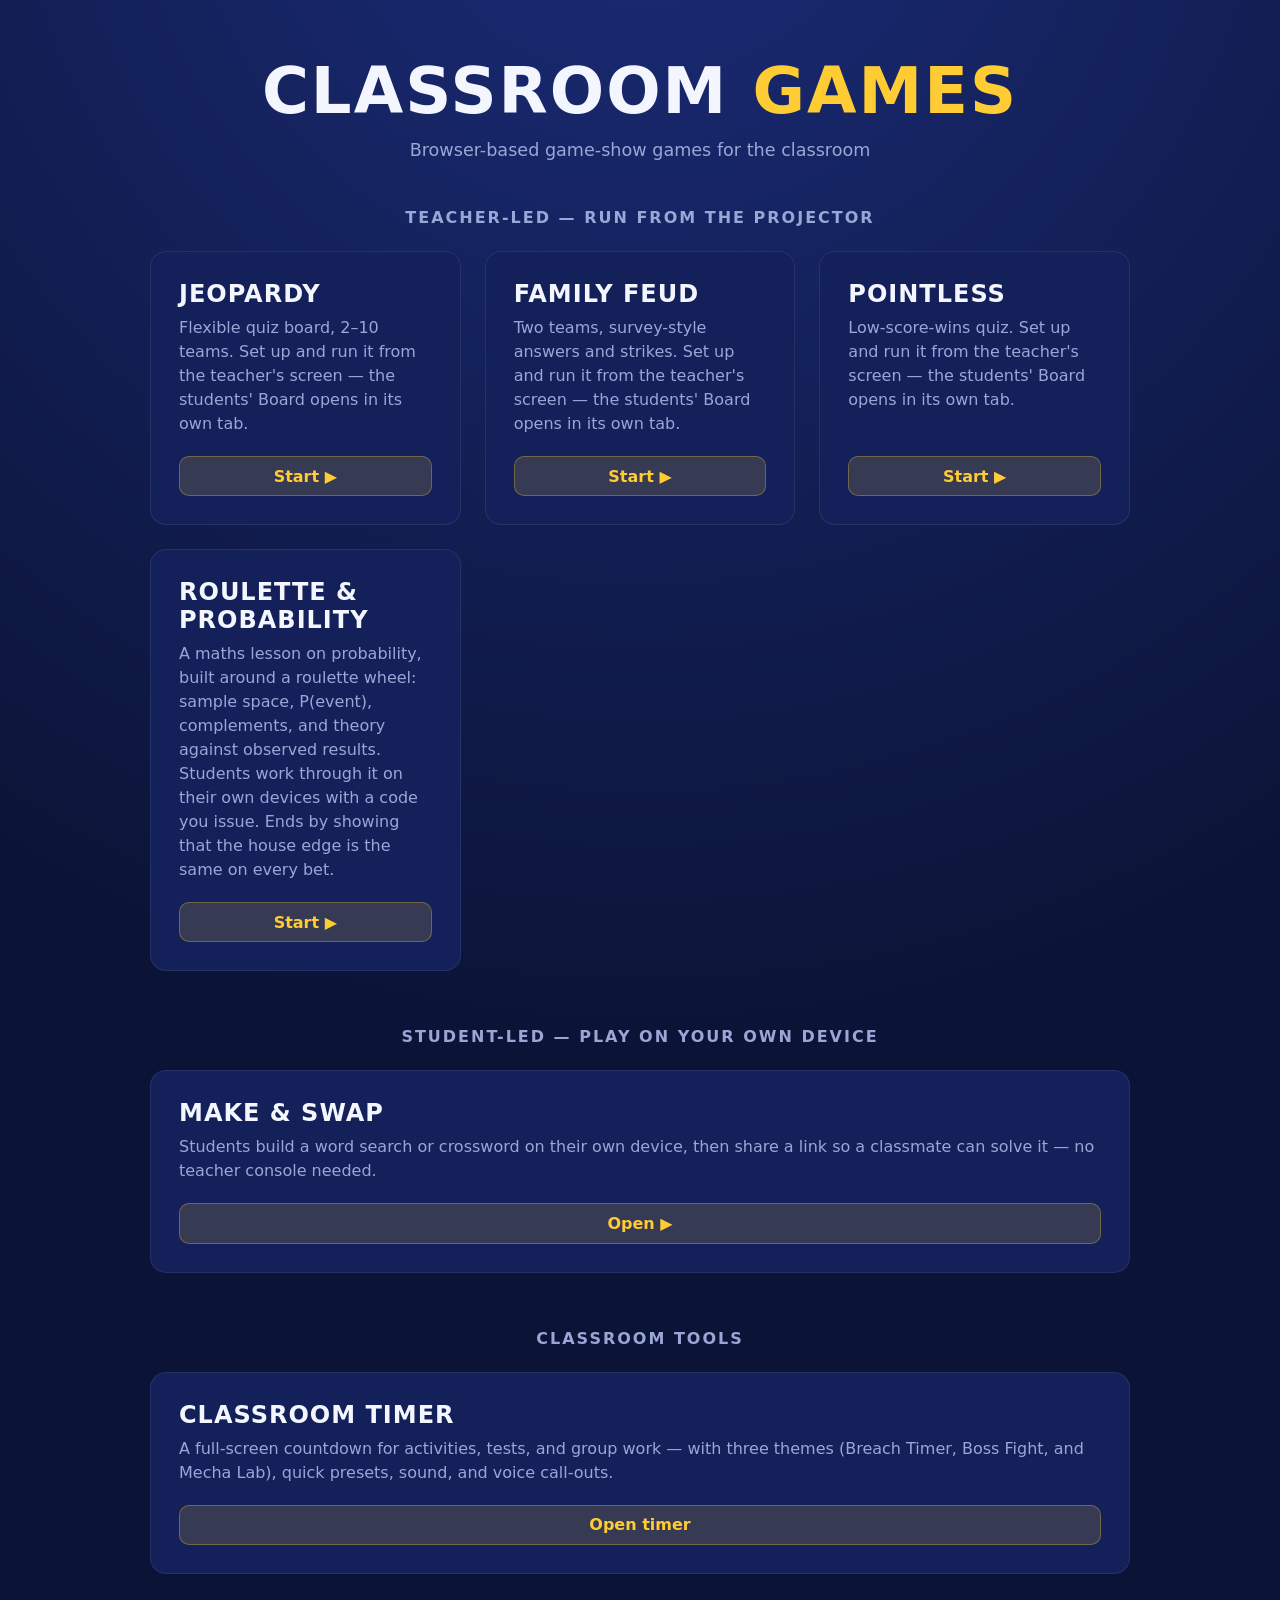
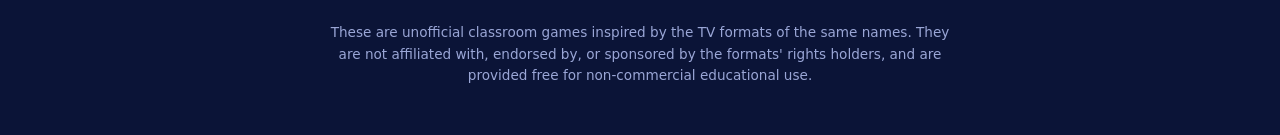
<file: index.html>
<!DOCTYPE html>
<html lang="en">
<head>
  <meta charset="UTF-8">
  <meta name="viewport" content="width=device-width, initial-scale=1.0">
  <title>Classroom Games</title>
  <link rel="icon" href="favicon.svg" type="image/svg+xml">
  <style>
    :root {
      --bg: #0b1437;
      --card: #14205a;
      --card-hover: #1b2c78;
      --accent: #ffcc33;
      --text: #f4f6ff;
      --muted: #9aa6d6;
    }
    * { box-sizing: border-box; margin: 0; padding: 0; }
    body {
      font-family: system-ui, -apple-system, "Segoe UI", Roboto, sans-serif;
      background: radial-gradient(circle at 50% -10%, #1b2c78 0%, var(--bg) 60%);
      color: var(--text);
      min-height: 100vh;
      display: flex;
      flex-direction: column;
      align-items: center;
      padding: 6vh 5vw 3rem;
    }
    header { text-align: center; margin-bottom: 3rem; }
    h1 {
      font-size: clamp(2.2rem, 6vw, 4rem);
      letter-spacing: 2px;
      text-transform: uppercase;
    }
    h1 .accent { color: var(--accent); }
    .tagline { color: var(--muted); margin-top: 0.75rem; font-size: 1.1rem; }
    .grid {
      display: grid;
      grid-template-columns: repeat(auto-fit, minmax(260px, 1fr));
      gap: 1.5rem;
      width: 100%;
      max-width: 980px;
    }
    .card {
      background: var(--card);
      border: 1px solid rgba(255, 255, 255, 0.08);
      border-radius: 16px;
      padding: 1.75rem;
      text-decoration: none;
      color: inherit;
      transition: transform 0.15s ease, background 0.15s ease, border-color 0.15s ease;
      display: flex;
      flex-direction: column;
    }
    .card:hover, .card:focus-visible {
      transform: translateY(-4px);
      background: var(--card-hover);
      border-color: var(--accent);
      outline: none;
    }
    .card h2 {
      font-size: 1.5rem;
      margin-bottom: 0.5rem;
      text-transform: uppercase;
      letter-spacing: 1px;
    }
    .card p { color: var(--muted); line-height: 1.5; flex-grow: 1; }
    .card .links {
      margin-top: 1.25rem;
      display: flex;
      gap: 0.75rem;
      flex-wrap: wrap;
    }
    .card .links span {
      font-size: 0.85rem;
      background: rgba(255, 204, 51, 0.15);
      color: var(--accent);
      padding: 0.3rem 0.7rem;
      border-radius: 999px;
    }
    .pill-row { display: flex; gap: 0.6rem; flex-wrap: wrap; margin-top: 1.25rem; }
    .pill-row a {
      flex: 1 1 auto;
      text-align: center;
      text-decoration: none;
      font-weight: 600;
      padding: 0.6rem 0.9rem;
      border-radius: 10px;
      background: rgba(255, 255, 255, 0.06);
      color: var(--text);
      border: 1px solid rgba(255, 255, 255, 0.12);
      transition: background 0.15s ease;
    }
    .pill-row a:hover { background: var(--accent); color: #1a1a1a; }
    .section { width: 100%; max-width: 980px; margin-top: 3.5rem; }
    .section-title {
      text-align: center;
      text-transform: uppercase;
      letter-spacing: 2px;
      font-size: 1rem;
      color: var(--muted);
      margin-bottom: 1.5rem;
    }
    .pill-row .go {
      flex: 1 1 auto;
      text-align: center;
      font-weight: 600;
      padding: 0.6rem 0.9rem;
      border-radius: 10px;
      background: rgba(255, 204, 51, 0.15);
      color: var(--accent);
      border: 1px solid rgba(255, 204, 51, 0.3);
    }
    .card:hover .pill-row .go, .card:focus-visible .pill-row .go {
      background: var(--accent); color: #1a1a1a;
    }
    footer {
      margin-top: auto;
      padding-top: 3rem;
      text-align: center;
      color: var(--muted);
      font-size: 0.85rem;
      max-width: 640px;
      line-height: 1.6;
    }
  </style>
</head>
<body>
  <header>
    <h1>Classroom <span class="accent">Games</span></h1>
    <p class="tagline">Browser-based game-show games for the classroom</p>
  </header>

  <main class="section" style="margin-top: 0;">
    <h2 class="section-title">Teacher-led &mdash; run from the projector</h2>
    <div class="grid">
      <div class="card">
        <h2>Jeopardy</h2>
        <p>Flexible quiz board, 2&ndash;10 teams. Set up and run it from the teacher's screen &mdash; the students' Board opens in its own tab.</p>
        <div class="pill-row">
          <a class="go" href="jeopardy/host.html">Start &#9654;</a>
        </div>
      </div>

      <div class="card">
        <h2>Family Feud</h2>
        <p>Two teams, survey-style answers and strikes. Set up and run it from the teacher's screen &mdash; the students' Board opens in its own tab.</p>
        <div class="pill-row">
          <a class="go" href="family_feud/host.html">Start &#9654;</a>
        </div>
      </div>

      <div class="card">
        <h2>Pointless</h2>
        <p>Low-score-wins quiz. Set up and run it from the teacher's screen &mdash; the students' Board opens in its own tab.</p>
        <div class="pill-row">
          <a class="go" href="pointless/controller.html">Start &#9654;</a>
        </div>
      </div>
      <div class="card">
        <h2>Roulette &amp; Probability</h2>
        <p>A maths lesson on probability, built around a roulette wheel: sample space, P(event), complements, and theory against observed results. Students work through it on their own devices with a code you issue. Ends by showing that the house edge is the same on every bet.</p>
        <div class="pill-row">
          <a class="go" href="roulette/host.html">Start &#9654;</a>
        </div>
      </div>
    </div>
  </main>

  <section class="section">
    <h2 class="section-title">Student-led &mdash; play on your own device</h2>
    <div class="grid">
      <a class="card" href="make-swap/">
        <h2>Make &amp; Swap</h2>
        <p>Students build a word search or crossword on their own device, then share a link so a classmate can solve it &mdash; no teacher console needed.</p>
        <div class="pill-row">
          <span class="go">Open &#9654;</span>
        </div>
      </a>
    </div>
  </section>

  <section class="section">
    <h2 class="section-title">Classroom Tools</h2>
    <div class="grid">
      <a class="card" href="family_feud/timer.html">
        <h2>Classroom Timer</h2>
        <p>A full-screen countdown for activities, tests, and group work &mdash; with three themes (Breach Timer, Boss Fight, and Mecha Lab), quick presets, sound, and voice call-outs.</p>
        <div class="pill-row">
          <span class="go">Open timer</span>
        </div>
      </a>
    </div>
  </section>

  <footer>
    These are unofficial classroom games inspired by the TV formats of the same names.
    They are not affiliated with, endorsed by, or sponsored by the formats' rights holders,
    and are provided free for non-commercial educational use.
  </footer>
</body>
</html>
</file>
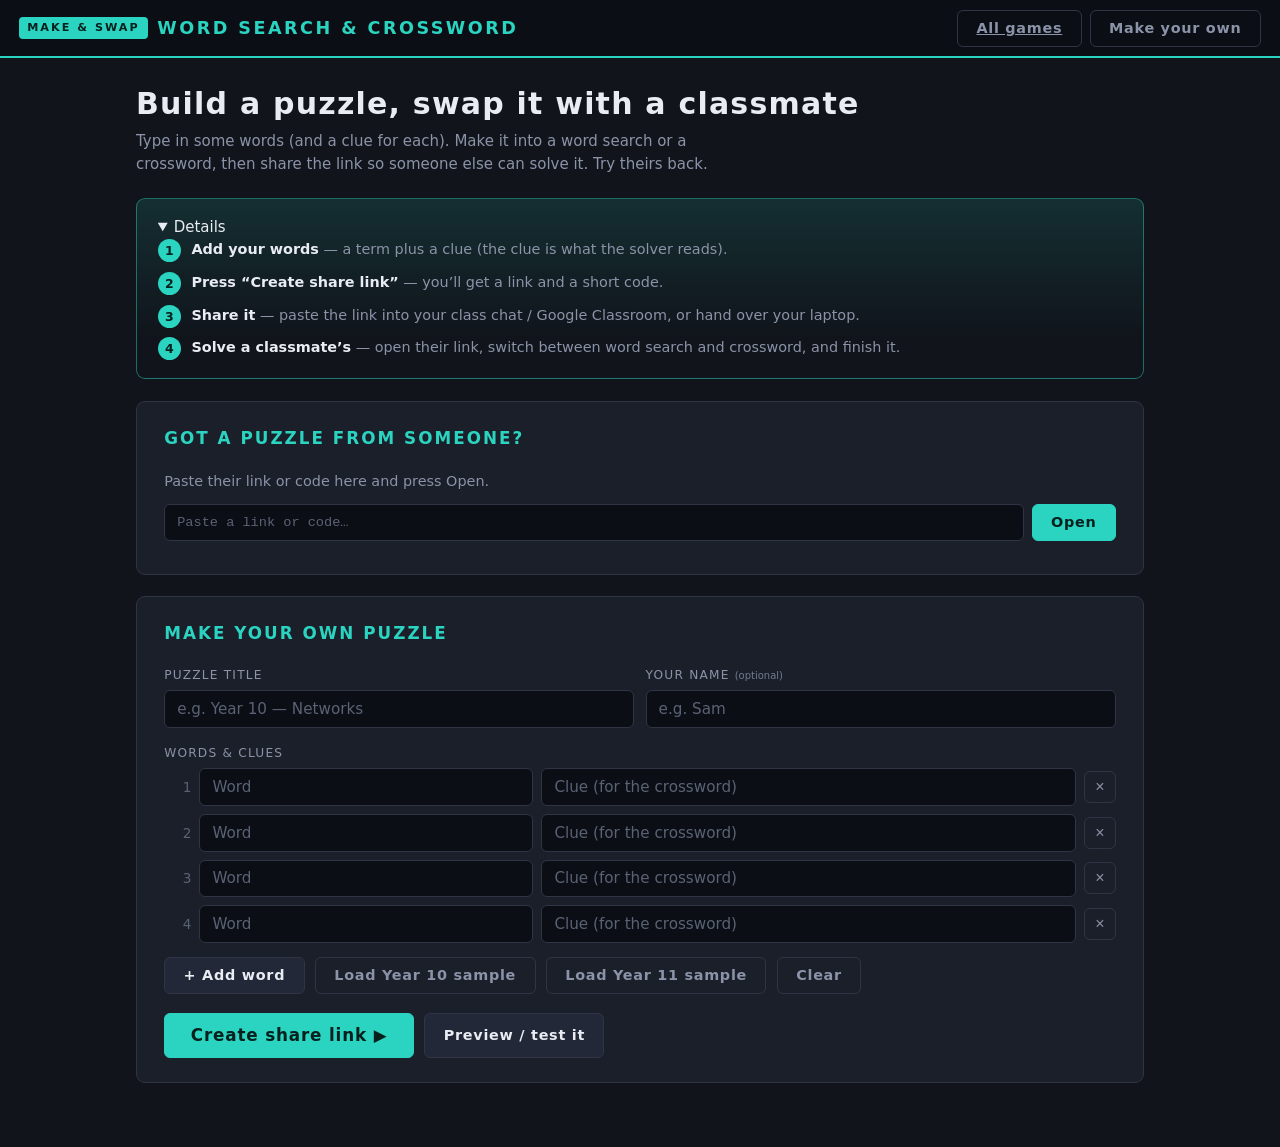
<file: make-swap/index.html>
<!DOCTYPE html>
<html lang="en">
<head>
  <meta charset="UTF-8">
  <meta name="viewport" content="width=device-width, initial-scale=1.0">
  <title>Make &amp; Swap — Word Search &amp; Crossword</title>
  <link rel="icon" href="../favicon.svg" type="image/svg+xml">
  <link rel="stylesheet" href="../shared/host-kit.css">
  <style>
    /* Make & Swap is student-facing, so it reuses the host-kit tokens/buttons
       but its own calmer layout (no projector "board"). Its teal signature
       accent lives in host-kit.css under body[data-game="makeswap"]. */
    .wrap { max-width: 1040px; margin: 0 auto; padding: 1.4rem 1rem 4rem; }
    .lead { color: var(--dim); margin: 0.3rem 0 1.4rem; max-width: 60ch; }

    /* ---- top bar (reuses .console) ---- */
    .console__game a { color: inherit; text-decoration: none; }
    .console__links { display: flex; gap: 0.5rem; }

    /* ---- create: word/clue rows ---- */
    .meta-row { display: grid; grid-template-columns: 1fr 1fr; gap: 0.7rem; margin-bottom: 1rem; }
    @media (max-width: 620px) { .meta-row { grid-template-columns: 1fr; } }

    .rows { display: grid; gap: 0.5rem; margin-bottom: 0.9rem; }
    .row {
      display: grid;
      grid-template-columns: 1.7rem 1fr 1.6fr auto;
      gap: 0.5rem;
      align-items: center;
    }
    .row__n {
      font-family: var(--font-ui); font-variant-numeric: tabular-nums;
      color: var(--faint); font-size: 0.85rem; text-align: right;
    }
    .row__del {
      background: transparent; border: 1px solid var(--line); color: var(--dim);
      border-radius: var(--radius-sm); width: 2rem; height: 2rem; cursor: pointer;
      font-size: 1rem; line-height: 1;
    }
    .row__del:hover { color: var(--bad); border-color: var(--bad); }
    @media (max-width: 620px) {
      .row { grid-template-columns: 1.4rem 1fr auto; }
      .row input.clue { grid-column: 2 / 4; }
    }

    .share-out { margin-top: 1.1rem; display: none; }
    .share-out.show { display: block; }
    .share-field { display: flex; gap: 0.5rem; margin-bottom: 0.6rem; }
    .share-field input { font-family: ui-monospace, Menlo, Consolas, monospace; font-size: 0.85rem; }
    .copied { color: var(--good); font-size: 0.8rem; align-self: center; min-width: 3.5rem; }

    .tabs { display: flex; gap: 0.4rem; margin: 1.2rem 0 1rem; flex-wrap: wrap; }
    .panel + .panel { margin-top: 1.3rem; }

    /* ---- WORD SEARCH ---- */
    .ws-grid {
      display: grid; gap: 2px; margin: 0 auto; touch-action: none;
      user-select: none; -webkit-user-select: none; width: fit-content;
    }
    .ws-cell {
      width: clamp(1.5rem, 6.4vw, 2.4rem); height: clamp(1.5rem, 6.4vw, 2.4rem);
      display: flex; align-items: center; justify-content: center;
      background: var(--panel-raised); border-radius: 4px;
      font-family: var(--font-ui); font-weight: 600;
      font-size: clamp(0.8rem, 3vw, 1.1rem); color: var(--ink);
      cursor: pointer;
    }
    .ws-cell.sel   { background: var(--accent); color: var(--accent-ink); }
    .ws-cell.found { background: var(--good); color: var(--good-ink); }
    .wordbank { display: flex; flex-wrap: wrap; gap: 0.45rem 0.9rem; margin-top: 1.2rem; }
    .wordbank li {
      list-style: none; font-family: var(--font-ui); letter-spacing: 0.03em;
      padding: 0.2rem 0.6rem; border-radius: 999px; background: var(--bg-sunken);
      border: 1px solid var(--line); color: var(--ink); font-size: 0.9rem;
    }
    .wordbank li.done { color: var(--faint); text-decoration: line-through; border-style: dashed; }

    /* ---- CROSSWORD ---- */
    .xw-layout { display: grid; grid-template-columns: auto 1fr; gap: 1.6rem; align-items: start; }
    @media (max-width: 760px) { .xw-layout { grid-template-columns: 1fr; } }
    .xw-grid { display: grid; gap: 2px; width: fit-content; touch-action: manipulation; }
    .xw-cell { position: relative; width: clamp(1.5rem, 6.4vw, 2.3rem); height: clamp(1.5rem, 6.4vw, 2.3rem); }
    .xw-cell.black { background: transparent; }
    .xw-cell input {
      width: 100%; height: 100%; text-align: center; padding: 0; border: 1px solid var(--line);
      background: var(--panel-raised); color: var(--ink); border-radius: 3px;
      font-family: var(--font-ui); font-weight: 700; text-transform: uppercase;
      font-size: clamp(0.8rem, 3vw, 1.05rem); caret-color: transparent;
    }
    .xw-cell input:focus { outline: none; }
    .xw-cell.active input { background: var(--accent-soft); border-color: var(--accent-line); }
    .xw-cell.cursor input { background: var(--accent); color: var(--accent-ink); }
    .xw-cell.right input { background: var(--good); color: var(--good-ink); border-color: var(--good); }
    .xw-cell.wrong input { background: var(--bad); color: #fff; border-color: var(--bad); }
    .xw-num {
      position: absolute; top: 0; left: 1px; font-size: 0.55rem; line-height: 1;
      color: var(--dim); font-family: var(--font-ui); pointer-events: none;
    }
    .clues { display: grid; grid-template-columns: 1fr 1fr; gap: 1.2rem; }
    @media (max-width: 760px) { .clues { grid-template-columns: 1fr; } }
    .clues h3 {
      font-family: var(--font-ui); text-transform: uppercase; letter-spacing: 0.1em;
      font-size: 0.85rem; color: var(--accent); margin-bottom: 0.5rem;
    }
    .clues ol { list-style: none; display: grid; gap: 0.3rem; }
    .clues li { font-size: 0.9rem; color: var(--dim); cursor: pointer; padding: 0.2rem 0.35rem; border-radius: 4px; line-height: 1.35; }
    .clues li:hover { background: var(--panel-raised); color: var(--ink); }
    .clues li.active { background: var(--accent-soft); color: var(--ink); }
    .clues li b { color: var(--ink); font-weight: 700; margin-right: 0.3rem; }
    .clues li .len { opacity: 0.6; margin-left: 0.25rem; }

    .banner {
      margin-bottom: 1rem; padding: 0.8rem 1rem; border-radius: var(--radius);
      font-family: var(--font-ui); font-weight: 600; display: none;
    }
    .banner.win { display: block; background: var(--good); color: var(--good-ink); }
    .note { color: var(--dim); font-size: 0.9rem; margin: 0.6rem 0 0; }
    .warn-line { color: var(--warn); font-size: 0.86rem; margin-top: 0.5rem; }
    .hidden { display: none !important; }

    /* ---- reward block ---- */
    .reward {
      margin: 0 0 1.2rem; padding: 1rem 1.2rem; border-radius: var(--radius);
      border: 1px solid var(--accent-line);
      background: linear-gradient(180deg, var(--accent-soft), transparent 80%);
    }
    .reward__line { font-family: var(--font-ui); font-weight: 700; font-size: 1.05rem; margin-bottom: 0.7rem; }
    .reward__hint { color: var(--dim); font-size: 0.82rem; margin-top: 0.6rem; }

    /* ---- The Huntsman mini-game overlay ---- */
    .mg-overlay { position: fixed; inset: 0; z-index: 1000; background: #06211d; overflow: hidden; }
    .mg-canvas { display: block; width: 100%; height: 100%; touch-action: none; }
    .mg-hud {
      position: absolute; top: 12px; left: 0; right: 0; display: flex; gap: 1.4rem;
      justify-content: center; font-family: var(--font-ui); font-weight: 700;
      letter-spacing: 0.05em; color: var(--ink); pointer-events: none;
      text-shadow: 0 1px 4px rgba(0, 0, 0, 0.6); font-variant-numeric: tabular-nums;
    }
    .mg-close {
      position: absolute; top: 10px; right: 12px; width: 2.2rem; height: 2.2rem;
      border-radius: 50%; border: 1px solid var(--line); background: rgba(0, 0, 0, 0.3);
      color: var(--ink); cursor: pointer; font-size: 1rem; z-index: 2;
    }
    .mg-tip { position: absolute; bottom: 18px; left: 0; right: 0; text-align: center; color: var(--dim); font-size: 0.85rem; pointer-events: none; }
    .mg-end {
      position: absolute; inset: 0; display: flex; flex-direction: column; align-items: center;
      justify-content: center; gap: 1rem; background: rgba(3, 14, 12, 0.84); text-align: center;
    }
    .mg-end h2 { font-family: var(--font-ui); font-size: 2rem; color: var(--accent); }
    .mg-end p { color: var(--ink); font-size: 1.1rem; }
  </style>
</head>
<body data-game="makeswap">

  <header class="console">
    <div class="console__id">
      <span class="console__badge">Make &amp; Swap</span>
      <span class="console__game">Word Search &amp; Crossword</span>
    </div>
    <div class="console__links">
      <a class="btn ghost" href="../">All games</a>
      <button class="btn ghost" id="to-create" type="button">Make your own</button>
    </div>
  </header>

  <!-- ============ CREATE MODE ============ -->
  <main class="wrap" id="create">
    <h1 style="font-family:var(--font-ui);letter-spacing:.04em;">Build a puzzle, swap it with a classmate</h1>
    <p class="lead">Type in some words (and a clue for each). Make it into a word search or
      a crossword, then share the link so someone else can solve it. Try theirs back.</p>

    <details class="guide" open style="margin-bottom:1.4rem;">
      <ol class="guide__steps">
        <li><span>1</span><b>Add your words</b> — a term plus a clue (the clue is what the solver reads).</li>
        <li><span>2</span><b>Press “Create share link”</b> — you’ll get a link and a short code.</li>
        <li><span>3</span><b>Share it</b> — paste the link into your class chat / Google Classroom, or hand over your laptop.</li>
        <li><span>4</span><b>Solve a classmate’s</b> — open their link, switch between word search and crossword, and finish it.</li>
      </ol>
    </details>

    <div class="panel">
      <h2>Got a puzzle from someone?</h2>
      <p class="note">Paste their link or code here and press Open.</p>
      <div class="share-field" style="margin-top:.7rem;">
        <input type="text" id="open-code" placeholder="Paste a link or code…">
        <button class="btn primary" id="open-btn" type="button">Open</button>
      </div>
      <div class="warn-line hidden" id="open-err"></div>
    </div>

    <div class="panel">
      <h2>Make your own puzzle</h2>

      <div class="meta-row">
        <label class="field" style="margin:0;">
          <span>Puzzle title</span>
          <input type="text" id="title" placeholder="e.g. Year 10 — Networks">
        </label>
        <label class="field" style="margin:0;">
          <span>Your name <small>(optional)</small></span>
          <input type="text" id="author" placeholder="e.g. Sam">
        </label>
      </div>

      <span class="field-label">Words &amp; clues</span>
      <div class="rows" id="rows"></div>

      <div class="btn-row">
        <button class="btn" id="add-row" type="button">+ Add word</button>
        <button class="btn ghost" id="sample-y10" type="button">Load Year 10 sample</button>
        <button class="btn ghost" id="sample-y11" type="button">Load Year 11 sample</button>
        <button class="btn ghost" id="clear-rows" type="button">Clear</button>
      </div>

      <div class="btn-row" style="margin-top:1.2rem;">
        <button class="btn primary big" id="make-link" type="button">Create share link &#9654;</button>
        <button class="btn" id="preview-btn" type="button">Preview / test it</button>
      </div>
      <div class="warn-line hidden" id="make-err"></div>

      <div class="share-out" id="share-out">
        <span class="field-label" style="margin-top:1rem;">Share link</span>
        <div class="share-field">
          <input type="text" id="out-link" readonly>
          <button class="btn" data-copy="out-link" type="button">Copy</button>
          <span class="copied" data-copied="out-link"></span>
        </div>
        <span class="field-label">Code <small>(paste anywhere the link won’t go)</small></span>
        <div class="share-field">
          <input type="text" id="out-code" readonly>
          <button class="btn" data-copy="out-code" type="button">Copy</button>
          <span class="copied" data-copied="out-code"></span>
        </div>
        <div class="btn-row">
          <a class="btn primary" id="out-open" target="_blank" rel="noopener">Open it in a new tab &#9654;</a>
        </div>
      </div>
    </div>

    <div class="panel hidden" id="preview-panel">
      <div class="tabs" id="preview-tabs"></div>
      <div id="preview-mount"></div>
    </div>
  </main>

  <!-- ============ SOLVE MODE ============ -->
  <main class="wrap hidden" id="solve">
    <h1 id="solve-title" style="font-family:var(--font-ui);letter-spacing:.03em;"></h1>
    <p class="lead" id="solve-by"></p>
    <p class="note">Solve it to unlock <b>The Huntsman</b> — a quick bonus game. Bigger puzzles solved faster earn more game time (up to 1:00), and crosswords earn a 0:30 bonus.</p>
    <div class="tabs" id="solve-tabs"></div>
    <div class="banner" id="solve-banner"></div>
    <div id="reward-mount"></div>
    <div id="solve-mount"></div>
    <p class="note">Done? Press <b>Make your own</b> (top right) to build one back.</p>
  </main>

  <script src="puzzles.js"></script>
  <script>
  (function () {
    'use strict';
    const $ = (id) => document.getElementById(id);
    // small DOM helper (no innerHTML — puzzle content is shared between students)
    function el(tag, cls, text) {
      const n = document.createElement(tag);
      if (cls) n.className = cls;
      if (text != null) n.textContent = text;
      return n;
    }

    /* ---------- copy helper ---------- */
    async function copy(text, fallbackEl) {
      try { await navigator.clipboard.writeText(text); return true; }
      catch {
        try { fallbackEl.focus(); fallbackEl.select(); return document.execCommand('copy'); }
        catch { return false; }
      }
    }
    document.querySelectorAll('[data-copy]').forEach((btn) => {
      btn.addEventListener('click', async () => {
        const field = $(btn.dataset.copy);
        const note = document.querySelector(`[data-copied="${btn.dataset.copy}"]`);
        const ok = await copy(field.value, field);
        if (note) { note.textContent = ok ? 'Copied!' : 'Press Ctrl/Cmd+C'; setTimeout(() => (note.textContent = ''), 2200); }
      });
    });

    function msg(text, cls) { return el('p', cls || 'note', text); }
    function scrollTo(node) { if (node && node.scrollIntoView) node.scrollIntoView({ behavior: 'smooth', block: 'nearest' }); }

    /* =======================================================
       RENDERERS — used by both Preview (create) and Solve.
       ======================================================= */

    // ----- WORD SEARCH -----
    function renderWordSearch(mount, data, onWin) {
      mount.replaceChildren();
      const res = Puzzles.buildWordSearch(data.words.map((x) => x.w));
      if (!res.ok) { mount.append(msg(res.error)); return; }

      const display = data.words
        .map((x) => ({ raw: (x.w || '').trim(), norm: Puzzles.normalize(x.w) }))
        .filter((x) => x.norm.length >= 2);
      const need = new Set(display.map((x) => x.norm));
      const found = new Set();

      const grid = el('div', 'ws-grid');
      grid.style.gridTemplateColumns = `repeat(${res.size}, auto)`;
      const cellEls = [];
      for (let r = 0; r < res.size; r++) {
        cellEls[r] = [];
        for (let c = 0; c < res.size; c++) {
          const cell = el('div', 'ws-cell', res.grid[r][c]);
          cell.dataset.r = r; cell.dataset.c = c;
          grid.append(cell);
          cellEls[r][c] = cell;
        }
      }
      mount.append(grid);

      const bank = el('ul', 'wordbank');
      const bankEls = new Map();
      display.forEach((d) => {
        const li = el('li', null, d.raw || d.norm);
        bank.append(li);
        if (!bankEls.has(d.norm)) bankEls.set(d.norm, []);
        bankEls.get(d.norm).push(li);
      });
      mount.append(bank);

      // pointer-drag selection (mouse + touch via pointer + elementFromPoint)
      let start = null, selCells = [], firstTs = null;
      const cellAt = (x, y) => {
        const target = document.elementFromPoint(x, y);
        const cell = target && target.closest && target.closest('.ws-cell');
        if (!cell || !grid.contains(cell)) return null;
        return [Number(cell.dataset.r), Number(cell.dataset.c)];
      };
      const clearSel = () => { selCells.forEach(([r, c]) => cellEls[r][c].classList.remove('sel')); selCells = []; };
      const line = (r0, c0, r1, c1) => {
        if (!(r0 === r1 || c0 === c1 || Math.abs(r1 - r0) === Math.abs(c1 - c0))) return null;
        const dr = Math.sign(r1 - r0), dc = Math.sign(c1 - c0);
        const len = Math.max(Math.abs(r1 - r0), Math.abs(c1 - c0));
        const cells = [];
        for (let i = 0; i <= len; i++) cells.push([r0 + dr * i, c0 + dc * i]);
        return cells;
      };
      grid.addEventListener('pointerdown', (e) => {
        const cc = cellAt(e.clientX, e.clientY); if (!cc) return;
        e.preventDefault(); grid.setPointerCapture(e.pointerId);
        if (firstTs == null) firstTs = performance.now();
        start = cc; clearSel(); selCells = [cc]; cellEls[cc[0]][cc[1]].classList.add('sel');
      });
      grid.addEventListener('pointermove', (e) => {
        if (!start) return;
        const cc = cellAt(e.clientX, e.clientY); if (!cc) return;
        const cells = line(start[0], start[1], cc[0], cc[1]); if (!cells) return;
        clearSel(); selCells = cells;
        cells.forEach(([r, c]) => cellEls[r][c].classList.add('sel'));
      });
      const finish = () => {
        if (!start) return;
        const str = selCells.map(([r, c]) => res.grid[r][c]).join('');
        const rev = str.split('').reverse().join('');
        let hit = null;
        for (const n of need) if (!found.has(n) && (n === str || n === rev)) { hit = n; break; }
        if (hit) {
          found.add(hit);
          selCells.forEach(([r, c]) => cellEls[r][c].classList.add('found'));
          (bankEls.get(hit) || []).forEach((li) => li.classList.add('done'));
          if (found.size === need.size && onWin) {
            onWin({ type: 'ws', seconds: firstTs ? (performance.now() - firstTs) / 1000 : 0 });
          }
        }
        clearSel(); start = null;
      };
      grid.addEventListener('pointerup', finish);
      grid.addEventListener('pointercancel', () => { clearSel(); start = null; });
    }

    // ----- CROSSWORD -----
    function renderCrossword(mount, data, onWin) {
      mount.replaceChildren();
      const res = Puzzles.buildCrossword(data.words);
      if (!res.ok) { mount.append(msg(res.error)); return; }

      const layout = el('div', 'xw-layout');
      const gridWrap = el('div');
      const grid = el('div', 'xw-grid');
      grid.style.gridTemplateColumns = `repeat(${res.cols}, auto)`;
      gridWrap.append(grid);

      const inputs = Array.from({ length: res.rows }, () => Array(res.cols).fill(null));
      const acrossOf = new Map(), downOf = new Map();
      const k = (r, c) => r + ',' + c;
      res.across.forEach((s) => s.cells.forEach(([r, c]) => acrossOf.set(k(r, c), s)));
      res.down.forEach((s) => s.cells.forEach(([r, c]) => downOf.set(k(r, c), s)));

      for (let r = 0; r < res.rows; r++) {
        for (let c = 0; c < res.cols; c++) {
          const cell = el('div', 'xw-cell');
          if (res.grid[r][c] == null) { cell.classList.add('black'); grid.append(cell); continue; }
          if (res.numbers[r][c]) cell.append(el('span', 'xw-num', String(res.numbers[r][c])));
          const inp = el('input');
          inp.maxLength = 1; inp.autocapitalize = 'characters'; inp.inputMode = 'text';
          inp.dataset.r = r; inp.dataset.c = c;
          cell.append(inp); grid.append(cell);
          inputs[r][c] = inp;
        }
      }

      let curDir = 'A', curCell = null, firstTs = null;
      const cellEl = (r, c) => inputs[r][c] && inputs[r][c].parentElement;
      function curSlot() {
        if (!curCell) return null;
        const map = curDir === 'A' ? acrossOf : downOf;
        return map.get(k(curCell[0], curCell[1])) || (curDir === 'A' ? downOf : acrossOf).get(k(curCell[0], curCell[1]));
      }
      function highlight() {
        grid.querySelectorAll('.xw-cell').forEach((cc) => cc.classList.remove('active', 'cursor'));
        clueLi.forEach((li) => li.classList.remove('active'));
        const slot = curSlot(); if (!slot) return;
        slot.cells.forEach(([r, c]) => cellEl(r, c) && cellEl(r, c).classList.add('active'));
        if (curCell) { const e = cellEl(curCell[0], curCell[1]); if (e) e.classList.add('cursor'); }
        const li = clueLi.get(slot); if (li) li.classList.add('active');
      }
      function select(r, c, dir) {
        curCell = [r, c];
        const hasA = acrossOf.has(k(r, c)), hasD = downOf.has(k(r, c));
        if (dir) curDir = dir;
        if (curDir === 'A' && !hasA) curDir = 'D';
        if (curDir === 'D' && !hasD) curDir = 'A';
        focusCell(r, c);
        highlight();
      }
      // Focus a cell and select its contents, so typing replaces a letter the
      // crossing word already filled in (rather than being blocked by maxLength).
      function focusCell(r, c) {
        const inp = inputs[r][c]; if (!inp) return;
        inp.focus();
        try { inp.select(); } catch {}
      }
      function step(r, c, dir, back) {
        const dr = dir === 'D' ? 1 : 0, dc = dir === 'A' ? 1 : 0;
        const s = back ? -1 : 1;
        let rr = r + dr * s, cc = c + dc * s;
        while (rr >= 0 && rr < res.rows && cc >= 0 && cc < res.cols) {
          if (inputs[rr][cc]) return [rr, cc];
          rr += dr * s; cc += dc * s;
        }
        return null;
      }
      // Move the cursor one step but ONLY within the current word — so finishing
      // a word's last letter stops there instead of jumping into the next word.
      function advance(back) {
        const slot = curSlot();
        if (!slot || !curCell) return;
        const idx = slot.cells.findIndex(([r, c]) => r === curCell[0] && c === curCell[1]);
        const ni = idx + (back ? -1 : 1);
        if (ni < 0 || ni >= slot.cells.length) return; // at the word's edge: stay put
        const [r, c] = slot.cells[ni];
        curCell = [r, c];
        focusCell(r, c);
        highlight();
      }

      grid.addEventListener('click', (e) => {
        const inp = e.target.closest('input'); if (!inp) return;
        const r = +inp.dataset.r, c = +inp.dataset.c;
        if (curCell && curCell[0] === r && curCell[1] === c) curDir = curDir === 'A' ? 'D' : 'A';
        select(r, c, curDir);
      });
      grid.addEventListener('keydown', (e) => {
        const inp = e.target.closest('input'); if (!inp) return;
        const r = +inp.dataset.r, c = +inp.dataset.c;
        if (e.key === 'Backspace') {
          e.preventDefault();
          if (inp.value) { inp.value = ''; }
          else { advance(true); if (curCell) { const ci = inputs[curCell[0]][curCell[1]]; if (ci) ci.value = ''; } }
          checkWin(false); return;
        }
        // Letter typed: write it and step on. Handling this here (not just on the
        // `input` event) means a cell already filled by the crossing word doesn't
        // get stuck — maxLength=1 would otherwise block the keypress and the
        // cursor would never advance.
        if (/^[a-zA-Z]$/.test(e.key) && !e.ctrlKey && !e.metaKey && !e.altKey) {
          e.preventDefault();
          if (firstTs == null) firstTs = performance.now();
          inp.value = e.key.toUpperCase();
          inp.parentElement.classList.remove('right', 'wrong');
          advance(false);
          checkWin(false);
          return;
        }
        if (e.key === 'ArrowRight') { e.preventDefault(); const p = step(r, c, 'A', false) || [r, c]; select(p[0], p[1], 'A'); return; }
        if (e.key === 'ArrowLeft')  { e.preventDefault(); const p = step(r, c, 'A', true)  || [r, c]; select(p[0], p[1], 'A'); return; }
        if (e.key === 'ArrowDown')  { e.preventDefault(); const p = step(r, c, 'D', false) || [r, c]; select(p[0], p[1], 'D'); return; }
        if (e.key === 'ArrowUp')    { e.preventDefault(); const p = step(r, c, 'D', true)  || [r, c]; select(p[0], p[1], 'D'); return; }
      });
      grid.addEventListener('input', (e) => {
        const inp = e.target.closest('input'); if (!inp) return;
        if (firstTs == null) firstTs = performance.now();
        const r = +inp.dataset.r, c = +inp.dataset.c;
        const ch = (inp.value.match(/[a-zA-Z]/) || [''])[0].toUpperCase();
        inp.value = ch;
        inp.parentElement.classList.remove('right', 'wrong');
        if (ch) advance(false);
        checkWin(false);
      });

      // clue lists
      const clues = el('div', 'clues');
      const clueLi = new Map();
      function clueColumn(title, slots) {
        const wrap = el('div');
        wrap.append(el('h3', null, title));
        const ol = el('ol');
        slots.forEach((s) => {
          const li = el('li');
          li.append(el('b', null, s.num + '.'));
          li.append(document.createTextNode(' ' + (s.clue || '(no clue)')));
          li.append(el('span', 'len', '(' + s.answer.length + ')'));
          li.addEventListener('click', () => select(s.cells[0][0], s.cells[0][1], s.dir));
          ol.append(li); clueLi.set(s, li);
        });
        wrap.append(ol);
        return wrap;
      }
      clues.append(clueColumn('Across', res.across), clueColumn('Down', res.down));

      layout.append(gridWrap, clues);
      mount.append(layout);

      const btns = el('div', 'btn-row');
      btns.style.marginTop = '1.1rem';
      const checkBtn = el('button', 'btn primary', 'Check answers'); checkBtn.type = 'button';
      const clearBtn = el('button', 'btn ghost', 'Clear marks'); clearBtn.type = 'button';
      btns.append(checkBtn, clearBtn);
      mount.append(btns);

      checkBtn.addEventListener('click', () => checkWin(true));
      clearBtn.addEventListener('click', () => {
        grid.querySelectorAll('.xw-cell').forEach((cc) => cc.classList.remove('right', 'wrong'));
      });

      function checkWin(mark) {
        let all = true, anyEmpty = false;
        for (let r = 0; r < res.rows; r++) {
          for (let c = 0; c < res.cols; c++) {
            const inp = inputs[r][c]; if (!inp) continue;
            const right = inp.value.toUpperCase() === res.grid[r][c];
            if (!inp.value) anyEmpty = true;
            if (!right) all = false;
            if (mark) {
              inp.parentElement.classList.toggle('right', !!inp.value && right);
              inp.parentElement.classList.toggle('wrong', !!inp.value && !right);
            }
          }
        }
        if (all && !anyEmpty && onWin) {
          onWin({ type: 'xw', seconds: firstTs ? (performance.now() - firstTs) / 1000 : 0 });
        }
        return all && !anyEmpty;
      }

      if (res.unplaced && res.unplaced.length) {
        mount.append(msg('Note: these words didn’t fit the crossword and were left out — ' + res.unplaced.join(', ') + '. (They still appear in the word search.)', 'warn-line'));
      }
      if (res.across[0]) select(res.across[0].cells[0][0], res.across[0].cells[0][1], 'A');
    }

    /* =======================================================
       REWARD — a short, ungameable bonus game after a solve.
       Budget scales with PUZZLE SIZE (floor 4 words, ceiling
       12), times a bounded speed factor measured against par.
       Hard cap 2:00; one game per puzzle code. The creator's
       preview gives no reward, so the only way to earn time is
       to genuinely solve a real, sizeable puzzle.
       ======================================================= */
    const FLOOR_WORDS = 4, REWARD_CAP = 60, XW_BONUS = 30;
    function fmtTime(s) {
      s = Math.max(0, Math.round(s));
      return Math.floor(s / 60) + ':' + String(s % 60).padStart(2, '0');
    }
    function computeReward(n, type, seconds) {
      if (n < FLOOR_WORDS) return { secs: 0, floor: true };
      const span = Math.min(n, 12);
      const base = 15 + (span - FLOOR_WORDS) / (12 - FLOOR_WORDS) * (45 - 15); // 4→15s … 12→45s
      const par = n * (type === 'xw' ? 9 : 7);                                  // expected seconds
      const speed = Math.max(0.5, Math.min(1.5, par / Math.max(seconds, 1)));   // faster = more, bounded
      // Crosswords are harder to build and solve, so they earn a flat bonus on
      // top of the size×speed budget (caps at 1:00 + 0:30 = 1:30).
      const bonus = type === 'xw' ? XW_BONUS : 0;
      const earned = Math.min(REWARD_CAP, Math.round(base * speed)) + bonus;
      return { secs: Math.max(0, earned), bonus, floor: false };
    }
    function claimedSet() { try { return new Set(JSON.parse(sessionStorage.getItem('ms_claimed') || '[]')); } catch { return new Set(); } }
    function isClaimed(code) { return !!code && claimedSet().has(code); }
    function claim(code) { if (!code) return; const s = claimedSet(); s.add(code); try { sessionStorage.setItem('ms_claimed', JSON.stringify([...s])); } catch {} }

    function showReward(mountEl, data, metrics, code) {
      mountEl.replaceChildren();
      const n = data.words.length;
      const r = computeReward(n, metrics.type, metrics.seconds);
      if (r.floor) {
        mountEl.append(msg('Bonus game unlocks at 4+ words — this puzzle had ' + n + '. Bigger puzzles, solved faster, earn more game time (up to 1:00 — crosswords add a 0:30 bonus).'));
        return;
      }
      if (isClaimed(code)) {
        mountEl.append(msg('You’ve already played this puzzle’s bonus game — solve a different one to earn more time.'));
        return;
      }
      const wrap = el('div', 'reward');
      const earned = '🎉 Solved in ' + fmtTime(metrics.seconds) + ' — you earned ' + fmtTime(r.secs) + ' on The Huntsman'
        + (r.bonus ? ' (incl. a +0:30 crossword bonus)' : '') + '!';
      wrap.append(el('div', 'reward__line', earned));
      const btn = el('button', 'btn primary big', '🕷 Play The Huntsman (' + fmtTime(r.secs) + ')'); btn.type = 'button';
      btn.addEventListener('click', () => { claim(code); startMiniGame(r.secs); });
      wrap.append(btn);
      wrap.append(el('div', 'reward__hint', 'One game per puzzle. Bigger puzzles solved faster earn more, up to 1:00 — and crosswords add a 0:30 bonus.'));
      mountEl.append(wrap);
    }

    /* ---------- THE HUNTSMAN — a one-button auto-runner reward game ---------- */
    const FONT = 'ui-monospace, "Courier New", monospace';
    function startMiniGame(totalSeconds) {
      const ov = el('div', 'mg-overlay');
      const canvas = document.createElement('canvas'); canvas.className = 'mg-canvas';
      const hud = el('div', 'mg-hud');
      const tEl = el('span'), sEl = el('span'), dEl = el('span');
      hud.append(tEl, sEl, dEl);
      hud.style.display = 'none'; // hidden on the title screen
      const closeBtn = el('button', 'mg-close', '✕'); closeBtn.type = 'button'; closeBtn.title = 'Exit';
      const tip = el('div', 'mg-tip', 'Tap / Space to drop · tap again to double-jump · catch a 🪰 to go big');
      tip.style.display = 'none';
      ov.append(canvas, hud, closeBtn, tip);
      document.body.append(ov);

      const ctx = canvas.getContext('2d');
      if (!ctx) { ov.remove(); return; } // no canvas support — skip gracefully
      const DPR = Math.min(window.devicePixelRatio || 1, 2);
      const w = () => ov.clientWidth, h = () => ov.clientHeight;
      function resize() {
        canvas.width = w() * DPR; canvas.height = h() * DPR;
        canvas.style.width = w() + 'px'; canvas.style.height = h() + 'px';
        ctx.setTransform(DPR, 0, 0, DPR, 0, 0);
      }
      resize();

      let actx = null;
      try { actx = new (window.AudioContext || window.webkitAudioContext)(); } catch {}
      function blip(freq, dur, type) {
        if (!actx) return;
        try {
          const o = actx.createOscillator(), g = actx.createGain();
          o.type = type || 'square'; o.frequency.value = freq; g.gain.value = 0.04;
          o.connect(g); g.connect(actx.destination); o.start();
          g.gain.exponentialRampToValueAtTime(0.0001, actx.currentTime + dur); o.stop(actx.currentTime + dur);
        } catch {}
      }

      // CEILING SPIDER — gravity pulls UP. The spider clings to the ceiling and
      // "drops" to dodge obstacles that hang DOWN from it. A double-jump gives a
      // second mid-air push to clear the tall ones. Obstacles grow taller and
      // longer over time. Catching a fly turns the spider BIG: it smashes through
      // obstacles, but each smash counts — after 2 it shrinks back. While small,
      // a single hit ends the run.
      const CEIL = 70, GRAV = 2600, JUMP = 780, BASE = 30, BIG = 48, BIG_HITS = 2;
      const spider = { x: 90, y: CEIL, vy: 0, size: BASE, jumps: 2 };
      let speed, dist, obs, flies, spawnT, flyT, invuln, shake, big, bigHits, fliesCaught, wingT;
      function hardReset() {
        speed = 300; dist = 0; obs = []; flies = []; spawnT = 0.9; flyT = 4.5;
        invuln = 0; shake = 0; big = false; bigHits = 0; fliesCaught = 0; wingT = 0;
        spider.y = CEIL; spider.vy = 0; spider.jumps = 2; spider.size = BASE;
      }
      hardReset();

      function grow() { big = true; bigHits = 0; spider.size = BIG; fliesCaught++; blip(880, 0.12, 'square'); blip(1180, 0.12, 'square'); }
      function shrink() { big = false; bigHits = 0; spider.size = BASE; invuln = 0.6; }

      // jump pushes the spider DOWN (positive vy); up to two before re-touching ceiling
      function jump() { if (spider.jumps > 0) { spider.vy = JUMP; spider.jumps--; blip(spider.jumps === 1 ? 540 : 680, 0.09, 'square'); } }

      // ----- phases: 'title' → 'play'; the end screen is a DOM overlay -----
      let phase = 'title', running = true, raf = 0;
      let startPerf = 0, endAt = 0, last = 0;
      function begin() {
        if (phase !== 'title') return;
        phase = 'play';
        hud.style.display = ''; tip.style.display = '';
        const now = performance.now();
        startPerf = now; endAt = now + totalSeconds * 1000; last = now;
      }
      function act() { if (phase === 'title') begin(); else if (phase === 'play') jump(); }

      function onKey(e) {
        if (e.code === 'Space' || e.code === 'ArrowUp' || e.code === 'ArrowDown') { e.preventDefault(); act(); }
        else if (e.code === 'Enter' && phase === 'title') { e.preventDefault(); begin(); }
        else if (e.code === 'Escape') { exit(); }
      }
      const onPointer = (e) => { e.preventDefault(); act(); };
      window.addEventListener('keydown', onKey);
      window.addEventListener('resize', resize);
      canvas.addEventListener('pointerdown', onPointer);

      function spawn() {
        const elapsed = (last - startPerf) / 1000;
        const grw = Math.min(1, elapsed / 40);    // difficulty ramps over ~40s
        const hMax = 44 + grw * 106;              // taller over time (→ ~150)
        const wMax = 30 + grw * 95;               // longer over time (→ ~125)
        const ht = hMax * 0.5 + Math.random() * hMax * 0.5;
        const type = Math.random() < 0.5 ? 'spike' : 'block';
        const wd = type === 'spike' ? 26 + Math.random() * 16 : 30 + Math.random() * (wMax - 30);
        obs.push({ x: w() + 20, w: wd, h: ht, type, counted: false });
      }
      // A fly drifts in from the right like the Space-Invaders UFO, bobbing in a
      // band the spider can reach with a drop / double-jump.
      function spawnFly() {
        const y = CEIL + 70 + Math.random() * 80;
        flies.push({ x: w() + 30, y, baseY: y, w: 34, h: 22, t: Math.random() * 6 });
      }
      function loop(now) {
        if (!running) return;
        if (phase === 'title') { drawTitle(now); raf = requestAnimationFrame(loop); return; }

        let dt = (now - last) / 1000; last = now; if (dt > 0.05) dt = 0.05;
        const timeLeft = (endAt - now) / 1000;
        if (timeLeft <= 0) { over('time'); return; }

        speed = Math.min(600, speed + dt * 7);
        spider.vy -= GRAV * dt; spider.y += spider.vy * dt;   // gravity pulls back up to the ceiling
        if (spider.y <= CEIL) { spider.y = CEIL; spider.vy = 0; spider.jumps = 2; }
        dist += speed * dt / 12;
        wingT += dt;
        if (invuln > 0) invuln -= dt;
        if (shake > 0) shake = Math.max(0, shake - dt * 30);

        spawnT -= dt;
        if (spawnT <= 0) { spawn(); spawnT = Math.max(0.7, 1.25 - speed / 1500) + Math.random() * 0.35; }
        for (const o of obs) o.x -= speed * dt;
        while (obs.length && obs[0].x + obs[0].w < -10) obs.shift();

        flyT -= dt;
        if (flyT <= 0) { spawnFly(); flyT = 7 + Math.random() * 6; }
        for (const f of flies) { f.t += dt; f.x -= (speed * 0.7 + 70) * dt; f.y = f.baseY + Math.sin(f.t * 3) * 26; }
        while (flies.length && flies[0].x + flies[0].w < -20) flies.shift();

        const pad = 6, px = spider.x + pad, py = spider.y + pad, ps = spider.size - pad * 2;

        // catch a fly → grow big
        for (let i = flies.length - 1; i >= 0; i--) {
          const f = flies[i];
          if (px < f.x + f.w && px + ps > f.x && py < f.y + f.h && py + ps > f.y) { flies.splice(i, 1); grow(); }
        }

        // obstacle contact: big plows through (2 smashes then shrinks); small dies
        if (invuln <= 0) {
          for (const o of obs) {
            const ox = o.type === 'spike' ? o.x + o.w * 0.2 : o.x;
            const ow = o.type === 'spike' ? o.w * 0.6 : o.w;
            // hit if horizontally overlapping AND not dropped below the obstacle's tip
            if (px < ox + ow && px + ps > ox && py < CEIL + o.h) {
              if (big) {
                if (!o.counted) { o.counted = true; bigHits++; shake = 7; blip(220, 0.12, 'square'); if (bigHits >= BIG_HITS) shrink(); }
              } else { over('death'); return; }
            }
          }
        }
        draw(Math.max(0, timeLeft));
        raf = requestAnimationFrame(loop);
      }
      function bg(W, H) {
        const grad = ctx.createLinearGradient(0, 0, 0, H);
        grad.addColorStop(0, '#06211d'); grad.addColorStop(1, '#0b1620');
        ctx.fillStyle = grad; ctx.fillRect(0, 0, W, H);
        ctx.fillStyle = '#0b2e29'; ctx.fillRect(0, 0, W, CEIL);
        ctx.strokeStyle = '#2bd4c0'; ctx.lineWidth = 2;
        ctx.beginPath(); ctx.moveTo(0, CEIL); ctx.lineTo(W, CEIL); ctx.stroke();
      }
      function drawSpider(cx, cy, size, lit) {
        ctx.save();
        ctx.translate(cx, cy);
        const body = lit ? '#ffd23f' : '#f4f6ff';
        const dark = '#06211d';
        const r = size / 2;
        const wig = Math.sin(wingT * 9) * r * 0.12;   // gentle leg scuttle

        // 8 legs (4 per side), each bent at a knee and fanned front→back
        ctx.strokeStyle = body; ctx.lineWidth = Math.max(2, size * 0.07); ctx.lineCap = 'round';
        const legLen = r * 1.6;
        for (let s = -1; s <= 1; s += 2) {
          for (let k = 0; k < 4; k++) {
            const t = k / 3;                           // 0 = front leg … 1 = back leg
            const ang = -0.7 + t * 1.9;                // sweep from up-front to down-back
            const hx = s * r * 0.35, hy = -r * 0.15 + t * r * 0.4;   // hip on the head segment
            const dx = s * Math.cos(ang), dy = Math.sin(ang);
            const kx = hx + dx * legLen * 0.55;
            const ky = hy + dy * legLen * 0.55 - r * 0.45 + wig;     // knee lifted
            const fx = hx + dx * legLen;
            const fy = hy + dy * legLen - wig;                       // foot
            ctx.beginPath(); ctx.moveTo(hx, hy); ctx.lineTo(kx, ky); ctx.lineTo(fx, fy); ctx.stroke();
          }
        }

        // two body segments: round abdomen (rear/top, by the thread) + smaller head
        if (lit) { ctx.shadowColor = '#ffd23f'; ctx.shadowBlur = 16; }
        ctx.fillStyle = body;
        ctx.beginPath(); ctx.ellipse(0, r * 0.32, r * 0.72, r * 0.82, 0, 0, Math.PI * 2); ctx.fill();
        ctx.beginPath(); ctx.ellipse(0, -r * 0.42, r * 0.5, r * 0.46, 0, 0, Math.PI * 2); ctx.fill();
        ctx.shadowBlur = 0;

        // eyes on the head
        ctx.fillStyle = dark;
        ctx.beginPath(); ctx.arc(-r * 0.2, -r * 0.5, Math.max(1.5, r * 0.12), 0, Math.PI * 2); ctx.fill();
        ctx.beginPath(); ctx.arc(r * 0.2, -r * 0.5, Math.max(1.5, r * 0.12), 0, Math.PI * 2); ctx.fill();
        ctx.restore();
      }
      function drawFly(f) {
        ctx.save();
        ctx.translate(f.x + f.w / 2, f.y + f.h / 2);
        const flap = Math.sin(wingT * 40) * 3;
        ctx.fillStyle = 'rgba(244, 246, 255, 0.75)';
        ctx.beginPath(); ctx.ellipse(-7, -4 - flap, 8, 5, 0, 0, Math.PI * 2); ctx.fill();
        ctx.beginPath(); ctx.ellipse(7, -4 - flap, 8, 5, 0, 0, Math.PI * 2); ctx.fill();
        ctx.fillStyle = '#ffd23f'; ctx.shadowColor = '#ffd23f'; ctx.shadowBlur = 10;
        ctx.beginPath(); ctx.ellipse(0, 0, 9, 6, 0, 0, Math.PI * 2); ctx.fill();
        ctx.shadowBlur = 0; ctx.fillStyle = '#06211d';
        ctx.fillRect(-4, -3, 2, 2); ctx.fillRect(2, -3, 2, 2);
        ctx.restore();
      }
      function draw(timeLeft) {
        const W = w(), H = h();
        ctx.save();
        if (shake > 0) ctx.translate((Math.random() - 0.5) * shake, (Math.random() - 0.5) * shake);
        bg(W, H);
        // obstacles hang DOWN from the ceiling
        ctx.fillStyle = '#2bd4c0';
        for (const o of obs) {
          if (o.type === 'spike') { ctx.beginPath(); ctx.moveTo(o.x, CEIL); ctx.lineTo(o.x + o.w, CEIL); ctx.lineTo(o.x + o.w / 2, CEIL + o.h); ctx.closePath(); ctx.fill(); }
          else ctx.fillRect(o.x, CEIL, o.w, o.h);
        }
        for (const f of flies) drawFly(f);
        // spider on a thread
        const cx = spider.x + spider.size / 2;
        ctx.strokeStyle = 'rgba(43, 212, 192, 0.5)'; ctx.lineWidth = 1;
        ctx.beginPath(); ctx.moveTo(cx, 0); ctx.lineTo(cx, spider.y); ctx.stroke();
        drawSpider(cx, spider.y + spider.size / 2, spider.size, big || invuln > 0);
        ctx.restore();
        tEl.textContent = '⏱ ' + fmtTime(timeLeft);
        sEl.textContent = 'Score ' + Math.floor(dist);
        dEl.textContent = big ? '🪰 BIG ×' + (BIG_HITS - bigHits) : '🪰 ' + fliesCaught;
      }
      function drawTitle(now) {
        const W = w(), H = h();
        bg(W, H);
        // a big spider dangling from the ceiling, gently bobbing
        const bob = Math.sin(now / 600) * 8;
        ctx.strokeStyle = 'rgba(43, 212, 192, 0.5)'; ctx.lineWidth = 1;
        ctx.beginPath(); ctx.moveTo(W / 2, CEIL); ctx.lineTo(W / 2, H * 0.2 + bob); ctx.stroke();
        drawSpider(W / 2, H * 0.2 + bob + 24, 44, true);
        ctx.textAlign = 'center';
        ctx.fillStyle = '#2bd4c0';
        const titleSize = Math.min(64, W * 0.12);
        ctx.font = '700 ' + titleSize + 'px ' + FONT;
        ctx.fillText('THE HUNTSMAN', W / 2, H * 0.4);
        ctx.fillStyle = '#f4f6ff';
        ctx.font = '600 16px ' + FONT;
        ctx.fillText('· a ceiling-running arcade dash ·', W / 2, H * 0.4 + 30);
        const lines = [
          'TAP / SPACE  →  drop to dodge the spikes',
          'TAP AGAIN in the air  →  double-jump',
          'CATCH A 🪰  →  grow huge & smash through 2 obstacles',
          'ONE HIT while small  →  game over',
        ];
        ctx.font = '500 15px ' + FONT;
        ctx.fillStyle = '#9fc4bd';
        lines.forEach((ln, i) => ctx.fillText(ln, W / 2, H * 0.56 + i * 26));
        if (Math.floor(now / 450) % 2 === 0) {
          ctx.fillStyle = '#ffd23f';
          ctx.font = '700 22px ' + FONT;
          ctx.fillText('▶ TAP / SPACE TO START', W / 2, H * 0.84);
        }
        ctx.textAlign = 'left';
      }
      function cleanup() {
        running = false; cancelAnimationFrame(raf);
        window.removeEventListener('keydown', onKey);
        window.removeEventListener('resize', resize);
      }
      function exit() { cleanup(); ov.remove(); try { actx && actx.close(); } catch {} }
      function over(reason) {
        if (!running) return; cleanup();
        blip(reason === 'time' ? 700 : 130, 0.25, reason === 'time' ? 'triangle' : 'sawtooth');
        const card = el('div', 'mg-end');
        card.append(el('h2', null, reason === 'time' ? '⏱ Time’s up!' : '💀 Squashed!'));
        card.append(el('p', null, 'Distance ' + Math.floor(dist) + ' · 🪰 ' + fliesCaught));
        const back = el('button', 'btn primary big', 'Back to puzzles'); back.type = 'button';
        back.addEventListener('click', exit); card.append(back);
        ov.append(card);
      }
      closeBtn.addEventListener('click', exit);
      raf = requestAnimationFrame((t) => { last = t; loop(t); });
    }

    /* ---------- tabbed Word Search / Crossword switcher ---------- */
    function mountWithTabs(tabsEl, mountEl, data, opts) {
      opts = opts || {};
      let solved = false;
      const win = (metrics) => {
        if (opts.bannerEl) { opts.bannerEl.textContent = '🎉 Solved it! Nice work.'; opts.bannerEl.classList.add('win'); }
        if (opts.rewardEl && !solved) { solved = true; showReward(opts.rewardEl, data, metrics, opts.code); }
      };
      let active = 'ws';
      tabsEl.replaceChildren();
      const tWs = el('button', null, 'Word search'); tWs.type = 'button';
      const tXw = el('button', null, 'Crossword'); tXw.type = 'button';
      tabsEl.append(tWs, tXw);
      function paint() {
        tWs.className = 'btn' + (active === 'ws' ? ' primary' : ' ghost');
        tXw.className = 'btn' + (active === 'xw' ? ' primary' : ' ghost');
        if (opts.bannerEl && !solved) opts.bannerEl.classList.remove('win');
        if (active === 'ws') renderWordSearch(mountEl, data, win);
        else renderCrossword(mountEl, data, win);
      }
      tWs.addEventListener('click', () => { active = 'ws'; paint(); });
      tXw.addEventListener('click', () => { active = 'xw'; paint(); });
      const hasClues = data.words.some((w) => (w.c || '').trim());
      active = hasClues && data.words.length >= 2 ? 'xw' : 'ws';
      paint();
    }

    /* =======================================================
       CREATE MODE
       ======================================================= */
    const rowsEl = $('rows');
    function addRow(w, c) {
      const row = el('div', 'row');
      row.append(el('span', 'row__n'));
      const wIn = el('input'); wIn.type = 'text'; wIn.className = 'word'; wIn.placeholder = 'Word'; wIn.maxLength = 18; wIn.value = w || '';
      const cIn = el('input'); cIn.type = 'text'; cIn.className = 'clue'; cIn.placeholder = 'Clue (for the crossword)'; cIn.value = c || '';
      const del = el('button', 'row__del', '×'); del.type = 'button'; del.title = 'Remove';
      del.addEventListener('click', () => { row.remove(); renumber(); });
      row.append(wIn, cIn, del);
      rowsEl.append(row);
      renumber();
    }
    function renumber() {
      [...rowsEl.children].forEach((row, i) => { row.querySelector('.row__n').textContent = i + 1; });
    }
    function setRows(words) {
      rowsEl.replaceChildren();
      words.forEach((x) => addRow(x.w, x.c));
      while (rowsEl.children.length < 4) addRow('', '');
    }
    function collect() {
      const words = [...rowsEl.querySelectorAll('.row')].map((row) => ({
        w: row.querySelector('.word').value.trim(),
        c: row.querySelector('.clue').value.trim(),
      })).filter((x) => x.w);
      return { v: 1, t: $('title').value.trim(), by: $('author').value.trim(), words };
    }

    $('add-row').addEventListener('click', () => addRow('', ''));
    $('clear-rows').addEventListener('click', () => {
      $('title').value = ''; $('author').value = ''; setRows([]);
      $('share-out').classList.remove('show'); $('preview-panel').classList.add('hidden');
    });
    $('sample-y10').addEventListener('click', () => loadSample('y10'));
    $('sample-y11').addEventListener('click', () => loadSample('y11'));
    function loadSample(key) {
      const s = Puzzles.SAMPLES[key];
      $('title').value = s.t; $('author').value = s.by;
      setRows(s.words);
    }

    const makeErr = $('make-err');
    function showMakeErr(t) { makeErr.textContent = t; makeErr.classList.remove('hidden'); }
    function hideMakeErr() { makeErr.classList.add('hidden'); }

    $('make-link').addEventListener('click', () => {
      const data = collect();
      if (data.words.length < 2) { showMakeErr('Add at least 2 words first.'); return; }
      hideMakeErr();
      const code = Puzzles.encode(data);
      const base = location.origin + location.pathname;
      const link = base + '#p=' + code;
      $('out-link').value = link;
      $('out-code').value = code;
      $('out-open').href = link;
      $('share-out').classList.add('show');
      scrollTo($('share-out'));
    });

    $('preview-btn').addEventListener('click', () => {
      const data = collect();
      if (data.words.length < 1) { showMakeErr('Add at least 1 word to preview.'); return; }
      hideMakeErr();
      $('preview-panel').classList.remove('hidden');
      mountWithTabs($('preview-tabs'), $('preview-mount'), data, null);
      scrollTo($('preview-panel'));
    });

    // open a pasted link/code
    $('open-btn').addEventListener('click', () => {
      const raw = $('open-code').value;
      const code = Puzzles.extractCode(raw);
      const errEl = $('open-err');
      if (!code) { errEl.textContent = 'Paste a link or code first.'; errEl.classList.remove('hidden'); return; }
      try { Puzzles.decode(code); } catch { errEl.textContent = "That code didn't work — copy the whole link or code again."; errEl.classList.remove('hidden'); return; }
      location.hash = 'p=' + code;
      location.reload();
    });

    $('to-create').addEventListener('click', () => { location.hash = ''; location.reload(); });

    /* =======================================================
       ROUTING — #p=… means solve, otherwise create.
       ======================================================= */
    function boot() {
      const m = location.hash.match(/p=([^&]+)/);
      if (m) {
        let data;
        try { data = Puzzles.decode(decodeURIComponent(m[1])); }
        catch { /* fall through to create */ }
        if (data && data.words && data.words.length) {
          $('create').classList.add('hidden');
          $('solve').classList.remove('hidden');
          $('solve-title').textContent = data.t || 'Puzzle';
          $('solve-by').textContent = data.by ? 'Made by ' + data.by : '';
          mountWithTabs($('solve-tabs'), $('solve-mount'), data, {
            bannerEl: $('solve-banner'),
            rewardEl: $('reward-mount'),
            code: decodeURIComponent(m[1]),
          });
          return;
        }
      }
      setRows([]);
    }
    boot();
  })();
  </script>
</body>
</html>
</file>
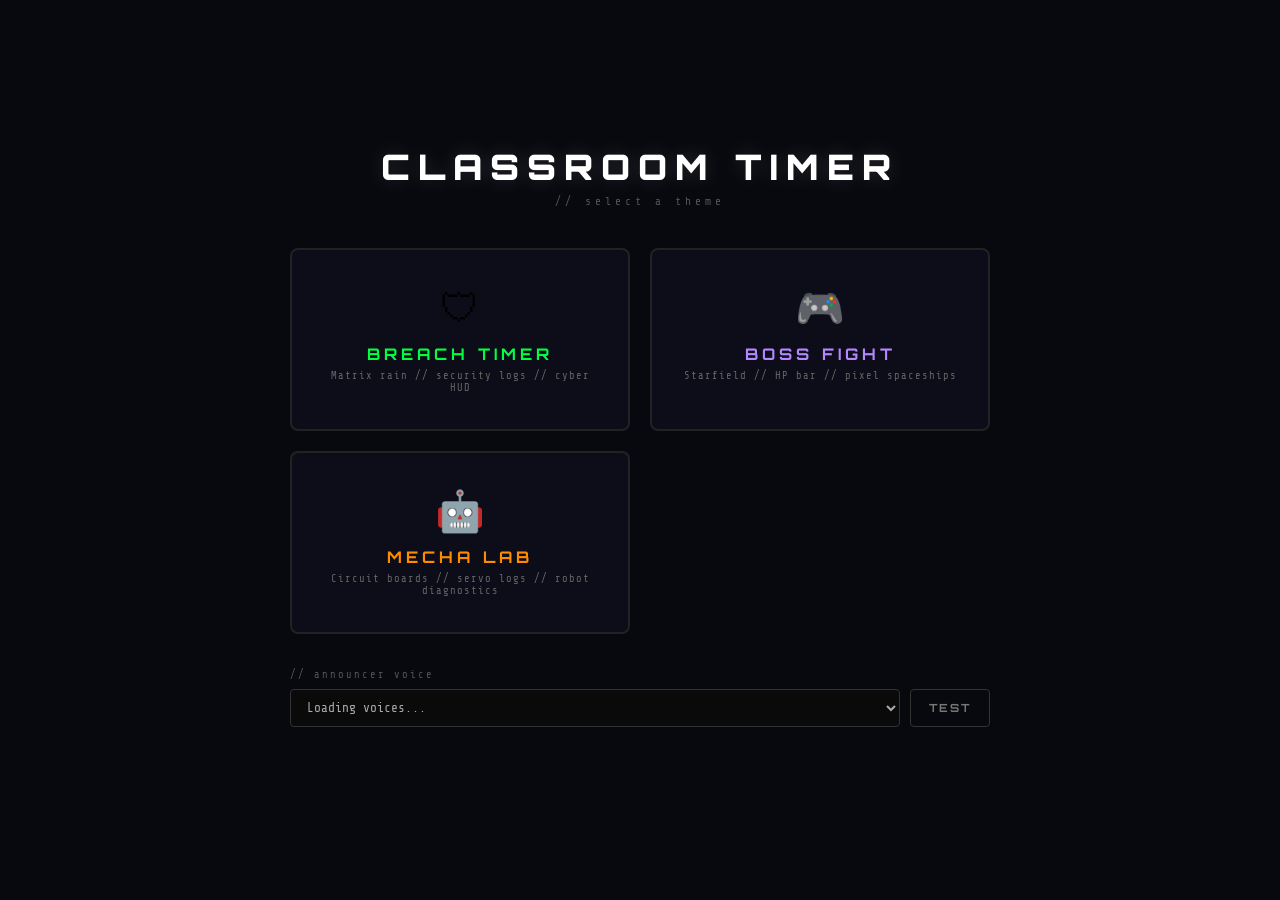
<file: family_feud/timer.html>
<!DOCTYPE html>
<html lang="en">
<head>
<meta charset="UTF-8">
<meta name="viewport" content="width=device-width, initial-scale=1.0">
<title>Classroom Timer</title>
<link rel="icon" href="../favicon.svg" type="image/svg+xml">
<style>
  @import url('https://fonts.googleapis.com/css2?family=Share+Tech+Mono&family=Orbitron:wght@400;700;900&family=Press+Start+2P&family=Russo+One&family=Roboto+Mono:wght@400;700&family=Rajdhani:wght@400;600;700&display=swap');

  * { margin: 0; padding: 0; box-sizing: border-box; }

  body {
    background: var(--bg);
    color: var(--text);
    height: 100vh;
    overflow: hidden;
    user-select: none;
  }

  /* ══════════════════════════════════════════
     THEME VARIABLES
     ══════════════════════════════════════════ */

  /* Cybersecurity theme */
  body.theme-cyber {
    --primary: #00ff41;
    --primary-dim: #00cc33;
    --primary-dark: #003d0f;
    --warn: #ffaa00;
    --critical: #ff0033;
    --critical-glow: #ff003388;
    --bg: #0a0a0a;
    --panel: #0d1117;
    --border: #1a2a1a;
    --text: #00ff41;
    --accent: #00e5ff;
    font-family: 'Share Tech Mono', monospace;
    cursor: crosshair;
  }

  /* Gaming theme */
  body.theme-gaming {
    --primary: #39ff14;
    --primary-dim: #39ff14;
    --primary-dark: #003d0f;
    --warn: #ffe600;
    --critical: #ff1744;
    --critical-glow: rgba(255, 23, 68, 0.5);
    --bg: #0d0d1a;
    --panel: #12122a;
    --border: #2a2a4a;
    --text: #e0e0ff;
    --accent: #b388ff;
    --xp-blue: #00b0ff;
    --purple: #b388ff;
    --gold: #ffd740;
    font-family: 'Russo One', sans-serif;
  }

  /* Mechatronics theme */
  body.theme-mecha {
    --primary: #ff8c00;
    --primary-dim: #cc7000;
    --primary-dark: #4d2a00;
    --warn: #ffcc00;
    --critical: #ff2020;
    --critical-glow: rgba(255, 32, 32, 0.5);
    --bg: #0c0e13;
    --panel: #11141c;
    --border: #1e2738;
    --text: #c8d0e0;
    --accent: #4a9eff;
    --mecha-teal: #00bfa5;
    --mecha-steel: #607d8b;
    font-family: 'Rajdhani', sans-serif;
  }

  /* ══════════════════════════════════════════
     LANDING PAGE
     ══════════════════════════════════════════ */

  .landing {
    position: fixed;
    inset: 0;
    z-index: 10000;
    background: #08080f;
    display: flex;
    align-items: center;
    justify-content: center;
    transition: opacity 0.5s;
  }

  .landing.hidden {
    opacity: 0;
    pointer-events: none;
  }

  .landing-inner {
    text-align: center;
    max-width: 700px;
    width: 90%;
  }

  .landing h1 {
    font-family: 'Orbitron', sans-serif;
    font-size: clamp(1.4rem, 4vw, 2.2rem);
    font-weight: 900;
    letter-spacing: 8px;
    color: #fff;
    margin-bottom: 6px;
    text-shadow: 0 0 20px rgba(255,255,255,0.15);
  }

  .landing .landing-sub {
    font-family: 'Share Tech Mono', monospace;
    font-size: 0.7rem;
    color: #555;
    letter-spacing: 4px;
    margin-bottom: 40px;
  }

  .theme-grid {
    display: grid;
    grid-template-columns: repeat(auto-fit, minmax(250px, 1fr));
    gap: 20px;
    margin-bottom: 35px;
  }

  .theme-card {
    background: #0d0d1a;
    border: 2px solid #222;
    border-radius: 8px;
    padding: 35px 25px;
    cursor: pointer;
    transition: all 0.3s;
    position: relative;
    overflow: hidden;
  }

  .theme-card::before {
    content: '';
    position: absolute;
    inset: 0;
    opacity: 0;
    transition: opacity 0.3s;
  }

  .theme-card.cyber::before {
    background: radial-gradient(ellipse at center, rgba(0,255,65,0.06) 0%, transparent 70%);
  }

  .theme-card.gaming::before {
    background: radial-gradient(ellipse at center, rgba(179,136,255,0.06) 0%, transparent 70%);
  }

  .theme-card.mecha::before {
    background: radial-gradient(ellipse at center, rgba(255,140,0,0.06) 0%, transparent 70%);
  }

  .theme-card:hover {
    transform: translateY(-4px);
  }

  .theme-card:hover::before { opacity: 1; }

  .theme-card.cyber:hover {
    border-color: #00ff41;
    box-shadow: 0 0 30px rgba(0,255,65,0.15);
  }

  .theme-card.gaming:hover {
    border-color: #b388ff;
    box-shadow: 0 0 30px rgba(179,136,255,0.15);
  }

  .theme-card.mecha:hover {
    border-color: #ff8c00;
    box-shadow: 0 0 30px rgba(255,140,0,0.15);
  }

  .theme-card.selected.cyber {
    border-color: #00ff41;
    box-shadow: 0 0 30px rgba(0,255,65,0.2);
  }

  .theme-card.selected.gaming {
    border-color: #b388ff;
    box-shadow: 0 0 30px rgba(179,136,255,0.2);
  }

  .theme-card.selected.mecha {
    border-color: #ff8c00;
    box-shadow: 0 0 30px rgba(255,140,0,0.2);
  }

  .theme-card .theme-icon {
    font-size: 2.5rem;
    margin-bottom: 12px;
  }

  .theme-card .theme-name {
    font-family: 'Orbitron', sans-serif;
    font-size: 1rem;
    font-weight: 700;
    letter-spacing: 4px;
    margin-bottom: 6px;
  }

  .theme-card.cyber .theme-name { color: #00ff41; }
  .theme-card.gaming .theme-name { color: #b388ff; }
  .theme-card.mecha .theme-name { color: #ff8c00; }

  .theme-card .theme-desc {
    font-family: 'Share Tech Mono', monospace;
    font-size: 0.65rem;
    color: #666;
    letter-spacing: 1px;
  }

  .landing-voice-row {
    text-align: left;
    margin-bottom: 30px;
  }

  .landing-voice-label {
    font-family: 'Share Tech Mono', monospace;
    font-size: 0.65rem;
    color: #555;
    letter-spacing: 2px;
    display: block;
    margin-bottom: 8px;
  }

  .landing-voice-select-row {
    display: flex;
    gap: 10px;
  }

  .landing-voice-select {
    flex: 1;
    min-width: 0;
    background: #0a0a0a;
    border: 1px solid #333;
    border-radius: 4px;
    color: #aaa;
    font-family: 'Share Tech Mono', monospace;
    font-size: 0.8rem;
    padding: 10px 12px;
    outline: none;
    cursor: pointer;
    overflow: hidden;
    text-overflow: ellipsis;
  }

  .landing-voice-select:focus { border-color: #666; }
  .landing-voice-select option { background: #0a0a0a; color: #aaa; }

  .landing-preview-btn {
    background: transparent;
    border: 1px solid #333;
    border-radius: 4px;
    color: #777;
    font-family: 'Orbitron', sans-serif;
    font-size: 0.7rem;
    font-weight: 700;
    padding: 10px 18px;
    cursor: pointer;
    letter-spacing: 2px;
    transition: all 0.2s;
  }

  .landing-preview-btn:hover {
    border-color: #888;
    color: #ccc;
  }

  /* ══════════════════════════════════════════
     BACKGROUND CANVAS
     ══════════════════════════════════════════ */

  #bg-canvas {
    position: fixed;
    inset: 0;
    z-index: 0;
  }

  /* Cyber: matrix rain opacity by phase */
  body.theme-cyber #bg-canvas { opacity: 0.15; transition: opacity 2s; }
  body.theme-cyber.phase-warning #bg-canvas { opacity: 0.25; }
  body.theme-cyber.phase-critical #bg-canvas { opacity: 0.4; }
  body.theme-cyber.phase-ended #bg-canvas { opacity: 0.6; }

  /* CRT scanline overlay (cyber only) */
  body.theme-cyber::after {
    content: '';
    position: fixed;
    inset: 0;
    background: repeating-linear-gradient(
      0deg,
      transparent,
      transparent 2px,
      rgba(0, 255, 65, 0.04) 2px,
      rgba(0, 255, 65, 0.04) 4px
    );
    pointer-events: none;
    z-index: 9999;
  }

  /* CRT vignette (cyber only) */
  body.theme-cyber::before {
    content: '';
    position: fixed;
    inset: 0;
    background: radial-gradient(ellipse at center, transparent 50%, rgba(0,0,0,0.6) 100%);
    pointer-events: none;
    z-index: 9998;
  }

  /* Blueprint grid overlay (mecha only) */
  body.theme-mecha::after {
    content: '';
    position: fixed;
    inset: 0;
    background-image:
      linear-gradient(rgba(74,158,255,0.03) 1px, transparent 1px),
      linear-gradient(90deg, rgba(74,158,255,0.03) 1px, transparent 1px);
    background-size: 40px 40px;
    pointer-events: none;
    z-index: 9999;
  }

  /* Pixel grid overlay (gaming only) */
  body.theme-gaming::after {
    content: '';
    position: fixed;
    inset: 0;
    background-image:
      linear-gradient(rgba(255,255,255,0.015) 1px, transparent 1px),
      linear-gradient(90deg, rgba(255,255,255,0.015) 1px, transparent 1px);
    background-size: 4px 4px;
    pointer-events: none;
    z-index: 9999;
  }

  /* ══════════════════════════════════════════
     HEX GRID (cyber decoration)
     ══════════════════════════════════════════ */

  .hex-grid {
    position: fixed;
    inset: 0;
    z-index: 1;
    opacity: 0.03;
    pointer-events: none;
    display: none;
    background-image:
      linear-gradient(30deg, var(--primary) 12%, transparent 12.5%, transparent 87%, var(--primary) 87.5%, var(--primary)),
      linear-gradient(150deg, var(--primary) 12%, transparent 12.5%, transparent 87%, var(--primary) 87.5%, var(--primary)),
      linear-gradient(30deg, var(--primary) 12%, transparent 12.5%, transparent 87%, var(--primary) 87.5%, var(--primary)),
      linear-gradient(150deg, var(--primary) 12%, transparent 12.5%, transparent 87%, var(--primary) 87.5%, var(--primary)),
      linear-gradient(60deg, rgba(0,255,65,0.3) 25%, transparent 25.5%, transparent 75%, rgba(0,255,65,0.3) 75%, rgba(0,255,65,0.3)),
      linear-gradient(60deg, rgba(0,255,65,0.3) 25%, transparent 25.5%, transparent 75%, rgba(0,255,65,0.3) 75%, rgba(0,255,65,0.3));
    background-size: 80px 140px;
    background-position: 0 0, 0 0, 40px 70px, 40px 70px, 0 0, 40px 70px;
  }

  body.theme-cyber .hex-grid { display: block; }

  /* ══════════════════════════════════════════
     CORNER DECORATIONS (cyber only)
     ══════════════════════════════════════════ */

  .corner {
    position: fixed;
    width: 60px;
    height: 60px;
    border-color: var(--primary-dim);
    border-style: solid;
    transition: border-color 0.5s;
    z-index: 50;
    opacity: 0.5;
    display: none;
  }

  body.theme-cyber .corner { display: block; }
  body.phase-warning .corner { border-color: var(--warn); }
  body.phase-critical .corner,
  body.phase-ended .corner { border-color: var(--critical); }

  .corner-tl { top: 10px; left: 10px; border-width: 2px 0 0 2px; }
  .corner-tr { top: 10px; right: 10px; border-width: 2px 2px 0 0; }
  .corner-bl { bottom: 10px; left: 10px; border-width: 0 0 2px 2px; }
  .corner-br { bottom: 10px; right: 10px; border-width: 0 2px 2px 0; }

  /* ══════════════════════════════════════════
     MAIN LAYOUT
     ══════════════════════════════════════════ */

  .container {
    position: relative;
    z-index: 10;
    height: 100vh;
    grid-template-rows: auto 1fr auto;
    padding: 20px;
    gap: 10px;
    display: none;
  }

  body.timer-active .container { display: grid; }

  /* ══════════════════════════════════════════
     TOP BAR
     ══════════════════════════════════════════ */

  /* Cyber top bar */
  .top-bar-cyber {
    display: none;
    justify-content: space-between;
    align-items: center;
    padding: 10px 20px;
    border: 1px solid var(--border);
    background: var(--panel);
    font-size: 0.8rem;
    letter-spacing: 2px;
    text-transform: uppercase;
  }

  body.theme-cyber.timer-active .top-bar-cyber { display: flex; }

  .status-dot {
    display: inline-block;
    width: 8px;
    height: 8px;
    border-radius: 50%;
    background: var(--primary);
    margin-right: 8px;
    animation: pulse-dot 1.5s infinite;
  }

  body.phase-warning .status-dot { background: var(--warn); }
  body.phase-critical .status-dot,
  body.phase-ended .status-dot { background: var(--critical); }

  @keyframes pulse-dot {
    0%, 100% { opacity: 1; }
    50% { opacity: 0.3; }
  }

  .threat-level {
    color: var(--primary);
    transition: color 0.5s;
  }

  body.phase-warning .threat-level { color: var(--warn); }
  body.phase-critical .threat-level,
  body.phase-ended .threat-level { color: var(--critical); }

  /* Gaming HUD bar */
  .hud-bar {
    display: none;
    justify-content: space-between;
    align-items: center;
    gap: 20px;
  }

  body.theme-gaming.timer-active .hud-bar { display: flex; }

  /* Mecha top bar */
  .mecha-bar {
    display: none;
    justify-content: space-between;
    align-items: center;
    padding: 10px 20px;
    border: 1px solid var(--border);
    border-left: 3px solid var(--primary);
    background: var(--panel);
    font-family: 'Roboto Mono', monospace;
    font-size: 0.7rem;
    letter-spacing: 1px;
  }

  body.theme-mecha.timer-active .mecha-bar { display: flex; }

  .mecha-bar .mecha-status {
    color: var(--primary);
    transition: color 0.5s;
  }

  body.phase-warning .mecha-bar .mecha-status { color: var(--warn); }
  body.phase-critical .mecha-bar .mecha-status,
  body.phase-ended .mecha-bar .mecha-status { color: var(--critical); }

  .mecha-bar .mecha-readouts {
    display: flex;
    gap: 20px;
    color: var(--mecha-steel);
    font-size: 0.65rem;
  }

  .mecha-bar .mecha-readouts span { transition: color 0.5s; }
  .mecha-bar .mecha-readouts .val { color: var(--accent); }

  body.phase-warning .mecha-bar .mecha-readouts .val { color: var(--warn); }
  body.phase-critical .mecha-bar .mecha-readouts .val { color: var(--critical); }

  .hud-section {
    display: flex;
    align-items: center;
    gap: 12px;
    padding: 10px 18px;
    background: var(--panel);
    border: 2px solid var(--border);
    border-radius: 4px;
    font-family: 'Press Start 2P', cursive;
    font-size: 0.55rem;
    letter-spacing: 1px;
    position: relative;
    overflow: hidden;
  }

  .hud-section::before {
    content: '';
    position: absolute;
    top: 0;
    left: 0;
    right: 0;
    height: 1px;
    background: linear-gradient(90deg, transparent, var(--xp-blue), transparent);
    opacity: 0.5;
  }

  .player-name {
    color: var(--gold);
    text-shadow: 0 0 8px rgba(255, 215, 64, 0.4);
  }

  .level-badge {
    background: var(--purple);
    color: var(--bg);
    padding: 3px 8px;
    border-radius: 3px;
    font-weight: bold;
    font-size: 0.5rem;
  }

  .score-display {
    color: var(--xp-blue);
    text-shadow: 0 0 8px rgba(0, 176, 255, 0.4);
  }

  .combo-display {
    color: var(--gold);
    text-shadow: 0 0 10px rgba(255, 215, 64, 0.5);
    transition: transform 0.15s;
  }

  .combo-display.bump { transform: scale(1.3); }

  /* Hearts */
  .hearts { display: flex; gap: 8px; align-items: center; }
  .heart {
    width: 16px; height: 16px;
    position: relative; display: inline-block;
    filter: drop-shadow(0 0 4px rgba(255, 23, 68, 0.5));
    transition: opacity 0.3s;
  }
  .heart svg { width: 100%; height: 100%; }
  .heart.lost svg { opacity: 0.15; filter: none; }

  /* ══════════════════════════════════════════
     TIMER AREA
     ══════════════════════════════════════════ */

  .timer-area {
    display: flex;
    flex-direction: column;
    align-items: center;
    justify-content: center;
    position: relative;
  }

  /* Boss name (gaming only) */
  .boss-name {
    display: none;
    font-family: 'Press Start 2P', cursive;
    font-size: 0.7rem;
    color: var(--critical);
    text-shadow: 0 0 10px rgba(255, 23, 68, 0.3);
    letter-spacing: 3px;
    margin-bottom: 10px;
  }

  body.theme-gaming .boss-name { display: block; }

  body.theme-mecha .boss-name {
    display: block;
    font-family: 'Roboto Mono', monospace;
    font-size: 0.7rem;
    color: var(--accent);
    text-shadow: 0 0 8px rgba(74, 158, 255, 0.3);
    letter-spacing: 4px;
  }

  /* HP bar (gaming only) */
  .hp-bar-container {
    display: none;
    width: clamp(250px, 50vw, 500px);
    margin-bottom: 15px;
  }

  body.theme-gaming .hp-bar-container { display: block; }
  body.theme-mecha .hp-bar-container { display: block; }

  .hp-bar-label {
    display: flex;
    justify-content: space-between;
    font-family: 'Press Start 2P', cursive;
    font-size: 0.5rem;
    margin-bottom: 4px;
    color: #888;
  }

  body.theme-mecha .hp-bar-label {
    font-family: 'Roboto Mono', monospace;
    font-size: 0.65rem;
    letter-spacing: 1px;
  }

  body.theme-mecha .hp-bar-outer {
    border-color: var(--border);
    border-radius: 0;
    background: #0a0c12;
  }

  body.theme-mecha .hp-bar-inner {
    background: linear-gradient(90deg, #ff8c00, #ffab40);
    border-radius: 0;
    box-shadow: 0 0 12px rgba(255, 140, 0, 0.3);
  }

  body.theme-mecha.phase-warning .hp-bar-inner {
    background: linear-gradient(90deg, #ffcc00, #ffe066);
    box-shadow: 0 0 12px rgba(255, 204, 0, 0.3);
  }

  body.theme-mecha.phase-critical .hp-bar-inner,
  body.theme-mecha.phase-ended .hp-bar-inner {
    background: linear-gradient(90deg, #ff2020, #ff6060);
    box-shadow: 0 0 15px rgba(255, 32, 32, 0.4);
    animation: hp-pulse 0.5s infinite;
  }

  .hp-bar-outer {
    width: 100%;
    height: 16px;
    background: #1a1a35;
    border: 2px solid var(--border);
    border-radius: 2px;
    overflow: hidden;
  }

  .hp-bar-inner {
    height: 100%;
    width: 100%;
    background: linear-gradient(180deg, var(--primary) 0%, #1a8a00 100%);
    border-radius: 1px;
    transition: width 0.3s;
    box-shadow: 0 0 10px rgba(57, 255, 20, 0.3);
  }

  body.phase-warning .hp-bar-inner {
    background: linear-gradient(180deg, var(--warn) 0%, #b8a000 100%);
    box-shadow: 0 0 15px rgba(255, 230, 0, 0.3);
  }

  body.phase-critical .hp-bar-inner,
  body.phase-ended .hp-bar-inner {
    background: linear-gradient(180deg, var(--critical) 0%, #991030 100%);
    box-shadow: 0 0 20px rgba(255, 23, 68, 0.4);
    animation: hp-pulse 0.5s infinite;
  }

  @keyframes hp-pulse {
    0%, 100% { opacity: 1; }
    50% { opacity: 0.7; }
  }

  /* Ring container (cyber only) */
  .ring-container {
    position: absolute;
    width: clamp(300px, 50vw, 600px);
    height: clamp(300px, 50vw, 600px);
    pointer-events: none;
    display: none;
  }

  body.theme-cyber .ring-container { display: block; }

  .ring-svg {
    width: 100%;
    height: 100%;
    transform: rotate(-90deg);
  }

  .ring-track { fill: none; stroke: var(--border); stroke-width: 2; }

  .ring-progress {
    fill: none;
    stroke: var(--primary);
    stroke-width: 3;
    stroke-linecap: round;
    transition: stroke 0.5s;
    filter: drop-shadow(0 0 6px var(--primary));
  }

  body.phase-warning .ring-progress {
    stroke: var(--warn);
    filter: drop-shadow(0 0 6px var(--warn));
  }

  body.phase-critical .ring-progress,
  body.phase-ended .ring-progress {
    stroke: var(--critical);
    filter: drop-shadow(0 0 10px var(--critical));
  }

  /* Timer label */
  .timer-label {
    font-family: 'Orbitron', sans-serif;
    font-size: 1rem;
    letter-spacing: 8px;
    text-transform: uppercase;
    margin-bottom: 10px;
    color: var(--primary-dim);
    transition: color 0.5s;
    display: none;
  }

  body.theme-cyber .timer-label { display: block; }
  body.phase-warning .timer-label { color: var(--warn); }
  body.phase-critical .timer-label,
  body.phase-ended .timer-label { color: var(--critical); }

  /* Timer display */
  .timer-display {
    font-size: clamp(5rem, 15vw, 14rem);
    font-weight: 900;
    letter-spacing: 0.05em;
    line-height: 1;
    transition: text-shadow 0.5s, color 0.5s;
  }

  /* Cyber timer styles */
  body.theme-cyber .timer-display {
    font-family: 'Orbitron', sans-serif;
    color: var(--primary);
    text-shadow:
      0 0 20px var(--primary),
      0 0 60px var(--primary-dark),
      0 0 100px var(--primary-dark);
  }

  body.theme-cyber.phase-warning .timer-display {
    color: var(--warn);
    text-shadow:
      0 0 20px var(--warn),
      0 0 60px rgba(255, 170, 0, 0.3),
      0 0 100px rgba(255, 170, 0, 0.15);
  }

  body.theme-cyber.phase-critical .timer-display {
    color: var(--critical);
    text-shadow:
      0 0 20px var(--critical),
      0 0 60px var(--critical-glow),
      0 0 120px rgba(255, 0, 51, 0.2);
    animation: glitch-text 0.3s infinite;
  }

  body.theme-cyber.phase-ended .timer-display {
    color: var(--critical);
    text-shadow:
      0 0 30px var(--critical),
      0 0 80px var(--critical),
      0 0 150px rgba(255, 0, 51, 0.5);
    animation: glitch-text 0.1s infinite;
  }

  @keyframes glitch-text {
    0% { transform: translate(0); }
    20% { transform: translate(-2px, 1px); }
    40% { transform: translate(2px, -1px); }
    60% { transform: translate(-1px, -2px); }
    80% { transform: translate(1px, 2px); }
    100% { transform: translate(0); }
  }

  /* Mecha timer styles */
  body.theme-mecha .timer-display {
    font-family: 'Rajdhani', sans-serif;
    font-size: clamp(5rem, 15vw, 14rem);
    font-weight: 700;
    color: var(--primary);
    text-shadow:
      0 0 15px rgba(255, 140, 0, 0.4),
      0 0 50px rgba(255, 140, 0, 0.15);
  }

  body.theme-mecha.phase-warning .timer-display {
    color: var(--warn);
    text-shadow:
      0 0 15px rgba(255, 204, 0, 0.4),
      0 0 50px rgba(255, 204, 0, 0.15);
  }

  body.theme-mecha.phase-critical .timer-display {
    color: var(--critical);
    text-shadow:
      0 0 20px rgba(255, 32, 32, 0.5),
      0 0 60px rgba(255, 32, 32, 0.2);
    animation: mecha-glitch 0.4s infinite;
  }

  body.theme-mecha.phase-ended .timer-display {
    color: var(--critical);
    text-shadow:
      0 0 30px rgba(255, 32, 32, 0.6),
      0 0 80px rgba(255, 32, 32, 0.3);
    animation: mecha-glitch 0.15s infinite;
  }

  @keyframes mecha-glitch {
    0% { transform: translate(0); }
    25% { transform: translate(-1px, 1px); }
    50% { transform: translate(1px, -1px); }
    75% { transform: translate(-1px, 0); }
    100% { transform: translate(0); }
  }

  body.theme-mecha .timer-sub {
    font-family: 'Roboto Mono', monospace;
    font-size: 0.75rem;
    letter-spacing: 3px;
    color: var(--mecha-steel);
    opacity: 1;
  }

  /* Mecha timer label (reuse cyber label slot) */
  body.theme-mecha .timer-label {
    display: block;
    font-family: 'Roboto Mono', monospace;
    font-size: 0.8rem;
    letter-spacing: 4px;
    color: var(--accent);
  }

  body.theme-mecha.phase-warning .timer-label { color: var(--warn); }
  body.theme-mecha.phase-critical .timer-label,
  body.theme-mecha.phase-ended .timer-label { color: var(--critical); }

  /* Gaming timer styles */
  body.theme-gaming .timer-display {
    font-family: 'Press Start 2P', cursive;
    font-size: clamp(4rem, 12vw, 10rem);
    color: var(--text);
    text-shadow:
      0 0 10px rgba(224, 224, 255, 0.3),
      0 4px 0 #1a1a3a,
      0 5px 0 #151530;
  }

  body.theme-gaming.phase-warning .timer-display {
    color: var(--warn);
    text-shadow:
      0 0 20px rgba(255, 230, 0, 0.4),
      0 4px 0 #665c00,
      0 5px 0 #4d4500;
  }

  body.theme-gaming.phase-critical .timer-display {
    color: var(--critical);
    text-shadow:
      0 0 20px rgba(255, 23, 68, 0.5),
      0 4px 0 #660a1f,
      0 5px 0 #4d0818;
    animation: shake 0.4s infinite;
  }

  body.theme-gaming.phase-ended .timer-display {
    color: var(--critical);
    text-shadow: 0 0 30px rgba(255, 23, 68, 0.6);
    animation: shake 0.15s infinite;
  }

  @keyframes shake {
    0% { transform: translate(0); }
    25% { transform: translate(-3px, 2px); }
    50% { transform: translate(3px, -2px); }
    75% { transform: translate(-2px, -3px); }
    100% { transform: translate(2px, 3px); }
  }

  /* Timer sub text */
  .timer-sub {
    font-size: 0.9rem;
    letter-spacing: 4px;
    margin-top: 10px;
    opacity: 0.6;
    transition: color 0.5s;
  }

  body.theme-gaming .timer-sub {
    font-family: 'Press Start 2P', cursive;
    font-size: 0.6rem;
    letter-spacing: 3px;
    margin-top: 15px;
    color: #666;
    opacity: 1;
  }

  body.phase-warning .timer-sub { color: var(--warn); }
  body.phase-critical .timer-sub,
  body.phase-ended .timer-sub { color: var(--critical); }

  /* ══════════════════════════════════════════
     XP BAR (gaming only)
     ══════════════════════════════════════════ */

  .xp-bar-container {
    display: none;
    padding: 8px 0;
  }

  body.theme-gaming .xp-bar-container { display: block; }

  .xp-bar-label {
    display: flex;
    justify-content: space-between;
    font-family: 'Press Start 2P', cursive;
    font-size: 0.45rem;
    margin-bottom: 4px;
    color: #555;
  }

  .xp-bar-outer {
    width: 100%;
    height: 12px;
    background: #1a1a35;
    border: 1px solid var(--border);
    border-radius: 2px;
    overflow: hidden;
  }

  .xp-bar-inner {
    height: 100%;
    width: 0%;
    background: linear-gradient(90deg, #4a00e0, #b388ff, #e040fb);
    border-radius: 1px;
    transition: width 0.5s;
    box-shadow: 0 0 8px rgba(179, 136, 255, 0.4);
  }

  /* ══════════════════════════════════════════
     BOTTOM LOG PANEL
     ══════════════════════════════════════════ */

  .bottom-panel {
    border: 1px solid var(--border);
    background: var(--panel);
    padding: 12px 20px;
    font-size: 0.75rem;
    line-height: 1.6;
    max-height: 140px;
    overflow: hidden;
    position: relative;
  }

  body.theme-mecha .bottom-panel {
    border-left: 3px solid var(--primary);
    border-radius: 0;
    font-family: 'Roboto Mono', monospace;
    font-size: 0.7rem;
    line-height: 1.7;
  }

  body.theme-gaming .bottom-panel {
    border: 2px solid var(--border);
    border-radius: 4px;
    padding: 10px 16px;
    font-family: 'Press Start 2P', cursive;
    font-size: 0.45rem;
    line-height: 2;
    max-height: 100px;
  }

  .bottom-panel::after {
    content: '';
    position: absolute;
    bottom: 0; left: 0; right: 0;
    height: 30px;
    background: linear-gradient(transparent, var(--panel));
    pointer-events: none;
  }

  .log-line {
    opacity: 0;
    animation: log-appear 0.3s forwards;
    white-space: nowrap;
    overflow: hidden;
    text-overflow: ellipsis;
  }

  body.theme-gaming .log-line {
    animation: event-pop 0.2s forwards;
  }

  .log-line .timestamp { color: #555; }
  .log-line .tag { color: var(--accent); }
  .log-line .warn-tag { color: var(--warn); }
  .log-line .alert-tag { color: var(--critical); }
  .log-line .data { color: var(--primary-dim); }

  /* Gaming event colors */
  .log-line .e-icon { margin-right: 8px; }
  .log-line .e-dmg { color: var(--critical); }
  .log-line .e-heal { color: var(--primary); }
  .log-line .e-xp { color: var(--purple); }
  .log-line .e-gold { color: var(--gold); }
  .log-line .e-crit { color: var(--critical); font-size: 0.55rem; }
  .log-line .e-info { color: #888; }

  @keyframes log-appear {
    from { opacity: 0; transform: translateY(5px); }
    to { opacity: 1; transform: translateY(0); }
  }

  @keyframes event-pop {
    from { opacity: 0; transform: translateX(-10px); }
    to { opacity: 1; transform: translateX(0); }
  }

  /* ══════════════════════════════════════════
     SETUP OVERLAY
     ══════════════════════════════════════════ */

  .setup-overlay {
    position: fixed;
    inset: 0;
    z-index: 1000;
    background: rgba(0, 0, 0, 0.92);
    display: flex;
    align-items: center;
    justify-content: center;
    backdrop-filter: blur(8px);
  }

  .setup-overlay.hidden { display: none; }

  .setup-panel {
    background: var(--panel);
    border: 1px solid var(--primary-dim);
    padding: 50px 60px;
    text-align: center;
    max-width: 600px;
    width: 90%;
    transition: all 0.3s;
  }

  body.theme-gaming .setup-panel {
    border: 2px solid var(--purple);
    border-radius: 8px;
    box-shadow: 0 0 60px rgba(179, 136, 255, 0.15);
  }

  body.theme-mecha .setup-panel {
    border: 1px solid var(--border);
    border-left: 3px solid var(--primary);
    border-radius: 2px;
    box-shadow: 0 0 40px rgba(255, 140, 0, 0.08);
  }

  body.theme-mecha .setup-panel h2 {
    font-family: 'Rajdhani', sans-serif;
    font-size: 1.6rem;
    font-weight: 700;
    color: var(--primary);
    letter-spacing: 8px;
    text-shadow: 0 0 15px rgba(255, 140, 0, 0.3);
  }

  body.theme-mecha .setup-panel .subtitle {
    font-family: 'Roboto Mono', monospace;
    font-size: 0.65rem;
    color: var(--mecha-steel);
    letter-spacing: 2px;
  }

  body.theme-cyber .setup-panel {
    box-shadow: 0 0 40px rgba(0, 255, 65, 0.1);
  }

  .setup-panel h2 {
    font-family: 'Orbitron', sans-serif;
    font-weight: 700;
    font-size: 1.4rem;
    letter-spacing: 6px;
    margin-bottom: 8px;
  }

  body.theme-gaming .setup-panel h2 {
    font-family: 'Press Start 2P', cursive;
    font-size: 1.2rem;
    color: var(--gold);
    text-shadow: 0 0 15px rgba(255, 215, 64, 0.4);
    letter-spacing: 3px;
  }

  .setup-panel .subtitle {
    font-size: 0.75rem;
    color: #555;
    letter-spacing: 3px;
    margin-bottom: 40px;
  }

  body.theme-gaming .setup-panel .subtitle {
    font-family: 'Press Start 2P', cursive;
    font-size: 0.5rem;
    letter-spacing: 2px;
    margin-bottom: 35px;
  }

  .preset-grid {
    display: grid;
    grid-template-columns: repeat(3, 1fr);
    gap: 10px;
    margin-bottom: 30px;
  }

  .preset-btn {
    background: transparent;
    border: 1px solid var(--border);
    color: var(--primary);
    font-family: 'Orbitron', sans-serif;
    font-size: 1.1rem;
    font-weight: 700;
    padding: 18px 10px;
    cursor: pointer;
    transition: all 0.2s;
    letter-spacing: 2px;
  }

  .preset-btn:hover {
    background: var(--primary);
    color: var(--bg);
    box-shadow: 0 0 20px rgba(0, 255, 65, 0.3);
  }

  body.theme-mecha .preset-btn {
    background: transparent;
    border: 1px solid var(--border);
    border-radius: 2px;
    color: var(--text);
    font-family: 'Rajdhani', sans-serif;
    font-size: 1.2rem;
    font-weight: 700;
    letter-spacing: 3px;
  }

  body.theme-mecha .preset-btn:hover {
    background: var(--primary);
    color: var(--bg);
    border-color: var(--primary);
    box-shadow: 0 0 20px rgba(255, 140, 0, 0.25);
  }

  body.theme-mecha .preset-btn span {
    font-family: 'Roboto Mono', monospace;
    font-size: 0.55rem;
    color: var(--accent);
    opacity: 1;
  }

  body.theme-mecha .preset-btn:hover span { color: var(--bg); }

  body.theme-gaming .preset-btn {
    background: var(--bg);
    border: 2px solid var(--border);
    border-radius: 6px;
    color: var(--text);
    font-family: 'Press Start 2P', cursive;
    font-size: 0.8rem;
    padding: 16px 10px;
    position: relative;
    overflow: hidden;
  }

  body.theme-gaming .preset-btn::before {
    content: '';
    position: absolute;
    inset: 0;
    background: linear-gradient(135deg, transparent 50%, rgba(179, 136, 255, 0.1) 100%);
    opacity: 0;
    transition: opacity 0.2s;
  }

  body.theme-gaming .preset-btn:hover {
    background: var(--bg);
    border-color: var(--purple);
    color: var(--text);
    transform: translateY(-2px);
    box-shadow: 0 4px 20px rgba(179, 136, 255, 0.2);
  }

  body.theme-gaming .preset-btn:hover::before { opacity: 1; }

  .preset-btn span {
    display: block;
    font-family: 'Share Tech Mono', monospace;
    font-size: 0.6rem;
    font-weight: 400;
    letter-spacing: 1px;
    margin-top: 4px;
    opacity: 0.6;
  }

  body.theme-gaming .preset-btn span {
    font-family: 'Press Start 2P', cursive;
    font-size: 0.4rem;
    color: var(--purple);
    opacity: 1;
    margin-top: 6px;
  }

  .custom-row {
    display: flex;
    gap: 10px;
    align-items: stretch;
  }

  .custom-input {
    flex: 1;
    background: transparent;
    border: 1px solid var(--border);
    color: var(--primary);
    font-family: 'Share Tech Mono', monospace;
    font-size: 1.2rem;
    padding: 14px 16px;
    text-align: center;
    outline: none;
    letter-spacing: 2px;
  }

  body.theme-mecha .custom-input {
    border-radius: 2px;
    color: var(--text);
    font-family: 'Rajdhani', sans-serif;
    font-size: 1.3rem;
    font-weight: 700;
    letter-spacing: 3px;
  }

  body.theme-mecha .custom-input:focus {
    border-color: var(--primary);
    box-shadow: 0 0 10px rgba(255, 140, 0, 0.15);
  }

  body.theme-mecha .go-btn {
    background: var(--primary);
    border-radius: 2px;
    font-family: 'Rajdhani', sans-serif;
    font-size: 1rem;
    font-weight: 700;
    letter-spacing: 4px;
  }

  body.theme-mecha .go-btn:hover {
    box-shadow: 0 0 25px rgba(255, 140, 0, 0.35);
  }

  body.theme-gaming .custom-input {
    background: var(--bg);
    border: 2px solid var(--border);
    border-radius: 4px;
    color: var(--text);
    font-family: 'Press Start 2P', cursive;
    font-size: 0.8rem;
  }

  .custom-input::placeholder { color: #333; }
  .custom-input:focus {
    border-color: var(--primary-dim);
    box-shadow: 0 0 10px rgba(0, 255, 65, 0.15);
  }

  body.theme-gaming .custom-input:focus {
    border-color: var(--purple);
    box-shadow: 0 0 10px rgba(179, 136, 255, 0.2);
  }

  .go-btn {
    background: var(--primary);
    border: none;
    color: var(--bg);
    font-family: 'Orbitron', sans-serif;
    font-weight: 900;
    font-size: 0.9rem;
    padding: 14px 28px;
    cursor: pointer;
    letter-spacing: 4px;
    transition: all 0.2s;
  }

  .go-btn:hover {
    box-shadow: 0 0 25px rgba(0, 255, 65, 0.4);
  }

  body.theme-gaming .go-btn {
    background: linear-gradient(135deg, #7c4dff, var(--purple));
    border-radius: 4px;
    color: white;
    font-family: 'Press Start 2P', cursive;
    font-size: 0.7rem;
    padding: 14px 24px;
    letter-spacing: 2px;
    text-shadow: 0 1px 2px rgba(0,0,0,0.3);
  }

  body.theme-gaming .go-btn:hover {
    transform: translateY(-2px);
    box-shadow: 0 4px 20px rgba(179, 136, 255, 0.4);
  }

  .voice-row {
    margin-top: 24px;
    text-align: left;
  }

  .voice-label {
    font-size: 0.65rem;
    color: #555;
    letter-spacing: 2px;
    display: block;
    margin-bottom: 8px;
  }

  body.theme-mecha .voice-label {
    font-family: 'Roboto Mono', monospace;
    font-size: 0.6rem;
    color: var(--mecha-steel);
  }

  body.theme-mecha .voice-select {
    border-radius: 2px;
    color: var(--text);
    font-family: 'Roboto Mono', monospace;
  }

  body.theme-mecha .voice-select:focus { border-color: var(--primary); }

  body.theme-mecha .preview-btn {
    border-radius: 2px;
    color: var(--primary);
    font-family: 'Rajdhani', sans-serif;
    font-size: 0.8rem;
    font-weight: 700;
    letter-spacing: 2px;
  }

  body.theme-mecha .preview-btn:hover {
    border-color: var(--primary);
    color: var(--primary);
    box-shadow: 0 0 10px rgba(255, 140, 0, 0.15);
  }

  body.theme-gaming .voice-label {
    font-family: 'Press Start 2P', cursive;
    font-size: 0.4rem;
  }

  .voice-select-row {
    display: flex;
    gap: 10px;
  }

  .voice-select {
    flex: 1;
    min-width: 0;
    background: var(--bg);
    border: 1px solid var(--border);
    color: var(--primary);
    font-family: 'Share Tech Mono', monospace;
    font-size: 0.8rem;
    padding: 10px 12px;
    outline: none;
    cursor: pointer;
    overflow: hidden;
    text-overflow: ellipsis;
  }

  body.theme-gaming .voice-select {
    border: 2px solid var(--border);
    border-radius: 4px;
    color: var(--text);
    font-family: 'Russo One', sans-serif;
    font-size: 0.75rem;
  }

  .voice-select:focus { border-color: var(--primary-dim); }
  body.theme-gaming .voice-select:focus { border-color: var(--purple); }
  .voice-select option { background: var(--bg); color: var(--text); }

  .preview-btn {
    background: transparent;
    border: 1px solid var(--border);
    color: var(--primary-dim);
    font-family: 'Orbitron', sans-serif;
    font-size: 0.7rem;
    font-weight: 700;
    padding: 10px 18px;
    cursor: pointer;
    letter-spacing: 2px;
    transition: all 0.2s;
  }

  .preview-btn:hover {
    border-color: var(--primary);
    color: var(--primary);
    box-shadow: 0 0 10px rgba(0, 255, 65, 0.15);
  }

  body.theme-gaming .preview-btn {
    background: var(--bg);
    border: 2px solid var(--border);
    border-radius: 4px;
    color: var(--purple);
    font-family: 'Press Start 2P', cursive;
    font-size: 0.5rem;
    padding: 10px 16px;
  }

  body.theme-gaming .preview-btn:hover {
    border-color: var(--purple);
    box-shadow: 0 0 10px rgba(179, 136, 255, 0.2);
  }

  /* ══════════════════════════════════════════
     CONTROLS
     ══════════════════════════════════════════ */

  .controls {
    position: fixed;
    bottom: 170px;
    left: 50%;
    transform: translateX(-50%);
    display: flex;
    gap: 12px;
    z-index: 100;
    opacity: 0;
    pointer-events: none;
    transition: opacity 0.3s;
  }

  body.theme-gaming .controls { bottom: 140px; z-index: 10000; }

  .controls.visible { opacity: 1; pointer-events: auto; }

  .ctrl-btn {
    background: transparent;
    border: 1px solid var(--border);
    color: var(--primary-dim);
    font-family: 'Share Tech Mono', monospace;
    font-size: 0.75rem;
    padding: 8px 20px;
    cursor: pointer;
    letter-spacing: 2px;
    text-transform: uppercase;
    transition: all 0.2s;
  }

  .ctrl-btn:hover {
    border-color: var(--primary);
    color: var(--primary);
    box-shadow: 0 0 10px rgba(0, 255, 65, 0.15);
  }

  body.theme-mecha .ctrl-btn {
    border-radius: 2px;
    color: var(--mecha-steel);
    font-family: 'Roboto Mono', monospace;
    font-size: 0.7rem;
    letter-spacing: 2px;
  }

  body.theme-mecha .ctrl-btn:hover {
    border-color: var(--primary);
    color: var(--primary);
    box-shadow: 0 0 10px rgba(255, 140, 0, 0.15);
  }

  body.theme-gaming .ctrl-btn {
    background: var(--panel);
    border: 2px solid var(--border);
    border-radius: 4px;
    color: #888;
    font-family: 'Press Start 2P', cursive;
    font-size: 0.45rem;
    padding: 8px 18px;
    letter-spacing: 1px;
  }

  body.theme-gaming .ctrl-btn:hover {
    border-color: var(--purple);
    color: var(--purple);
    box-shadow: 0 0 10px rgba(179, 136, 255, 0.15);
  }

  /* ══════════════════════════════════════════
     SOUND TOGGLE
     ══════════════════════════════════════════ */

  .sound-toggle {
    position: fixed;
    top: 15px;
    right: 80px;
    z-index: 200;
    background: none;
    border: 1px solid var(--border);
    color: var(--primary-dim);
    font-family: 'Share Tech Mono', monospace;
    font-size: 0.65rem;
    padding: 4px 10px;
    cursor: pointer;
    letter-spacing: 1px;
    opacity: 0.5;
    transition: opacity 0.2s;
    display: none;
  }

  body.timer-active .sound-toggle { display: block; }

  body.theme-mecha .sound-toggle {
    font-family: 'Roboto Mono', monospace;
    font-size: 0.6rem;
    border-radius: 2px;
  }

  body.theme-gaming .sound-toggle {
    right: 20px;
    background: var(--panel);
    border-radius: 3px;
    color: #555;
    font-family: 'Press Start 2P', cursive;
    font-size: 0.4rem;
    padding: 5px 10px;
    opacity: 1;
  }

  .sound-toggle:hover { opacity: 1; }
  body.theme-gaming .sound-toggle:hover { color: var(--text); }

  /* ══════════════════════════════════════════
     END STATE FLASH + BANNER
     ══════════════════════════════════════════ */

  .end-flash {
    position: fixed;
    inset: 0;
    background: var(--critical);
    z-index: 5000;
    opacity: 0;
    pointer-events: none;
  }

  .end-flash.active {
    animation: end-flash-anim 2s forwards;
  }

  @keyframes end-flash-anim {
    0% { opacity: 0; }
    5% { opacity: 0.6; }
    10% { opacity: 0; }
    15% { opacity: 0.4; }
    20% { opacity: 0; }
    25% { opacity: 0.3; }
    30% { opacity: 0; }
    100% { opacity: 0; }
  }

  .end-banner {
    position: fixed;
    top: 50%;
    left: 50%;
    transform: translate(-50%, -50%) scale(0);
    z-index: 6000;
    font-weight: 900;
    white-space: nowrap;
    pointer-events: none;
    opacity: 0;
    text-align: center;
    line-height: 1.8;
  }

  body.theme-cyber .end-banner {
    font-family: 'Orbitron', sans-serif;
    font-size: clamp(2rem, 8vw, 6rem);
    color: var(--critical);
    text-shadow: 0 0 40px var(--critical), 0 0 80px var(--critical-glow);
    letter-spacing: 15px;
  }

  body.theme-mecha .end-banner {
    font-family: 'Rajdhani', sans-serif;
    font-size: clamp(2rem, 8vw, 6rem);
    color: var(--critical);
    text-shadow: 0 0 40px rgba(255, 32, 32, 0.6), 0 0 80px rgba(255, 32, 32, 0.3);
    letter-spacing: 12px;
  }

  body.theme-gaming .end-banner {
    font-family: 'Press Start 2P', cursive;
    font-size: clamp(1.5rem, 6vw, 4rem);
    color: var(--critical);
    text-shadow: 0 0 30px var(--critical), 0 4px 0 #660a1f;
    letter-spacing: 8px;
  }

  .end-banner.active {
    animation: banner-in 0.5s 0.3s forwards;
  }

  .end-banner .sub {
    display: block;
    font-size: 0.5em;
    color: #888;
    text-shadow: none;
    letter-spacing: 3px;
  }

  @keyframes banner-in {
    0% { transform: translate(-50%, -50%) scale(0); opacity: 0; }
    60% { transform: translate(-50%, -50%) scale(1.1); opacity: 1; }
    100% { transform: translate(-50%, -50%) scale(1); opacity: 1; }
  }

  /* ══════════════════════════════════════════
     FLOATING PARTICLES (cyber)
     ══════════════════════════════════════════ */

  .particle {
    position: fixed;
    font-size: 0.6rem;
    color: var(--primary);
    opacity: 0;
    pointer-events: none;
    z-index: 2;
    animation: float-particle linear forwards;
  }

  @keyframes float-particle {
    0% { opacity: 0; transform: translateY(0); }
    10% { opacity: 0.4; }
    90% { opacity: 0.4; }
    100% { opacity: 0; transform: translateY(-200px); }
  }

  /* ══════════════════════════════════════════
     FLOATING SPARKS (mecha)
     ══════════════════════════════════════════ */

  .spark {
    position: fixed;
    font-family: 'Roboto Mono', monospace;
    font-size: 0.55rem;
    color: var(--primary);
    opacity: 0;
    pointer-events: none;
    z-index: 2;
    animation: spark-float linear forwards;
  }

  @keyframes spark-float {
    0% { opacity: 0; transform: translateY(0) rotate(0deg); }
    10% { opacity: 0.5; }
    80% { opacity: 0.3; }
    100% { opacity: 0; transform: translateY(-180px) rotate(45deg); }
  }

  /* ══════════════════════════════════════════
     FLOATING DAMAGE NUMBERS (gaming)
     ══════════════════════════════════════════ */

  .dmg-number {
    position: fixed;
    font-family: 'Press Start 2P', cursive;
    font-size: 1.2rem;
    font-weight: bold;
    pointer-events: none;
    z-index: 500;
    animation: dmg-float 1.2s forwards;
    text-shadow: 0 2px 0 rgba(0,0,0,0.5);
  }

  .dmg-number.crit {
    font-size: 2rem;
    animation: dmg-float-crit 1.5s forwards;
  }

  @keyframes dmg-float {
    0% { opacity: 1; transform: translateY(0) scale(1); }
    60% { opacity: 1; }
    100% { opacity: 0; transform: translateY(-120px) scale(0.6); }
  }

  @keyframes dmg-float-crit {
    0% { opacity: 1; transform: translateY(0) scale(0.5); }
    15% { transform: translateY(-10px) scale(1.4); }
    60% { opacity: 1; }
    100% { opacity: 0; transform: translateY(-150px) scale(0.5); }
  }

  /* Spaceships (gaming) */
  .spaceship {
    position: fixed;
    z-index: 3;
    pointer-events: none;
    image-rendering: pixelated;
  }

  .spaceship svg { filter: drop-shadow(0 0 6px rgba(0, 176, 255, 0.5)); }
  .spaceship.enemy svg { filter: drop-shadow(0 0 6px rgba(255, 23, 68, 0.5)); }

  .exhaust {
    position: absolute;
    width: 4px; height: 4px;
    border-radius: 50%;
    background: #39ff14;
    opacity: 0;
    pointer-events: none;
    z-index: 2;
    animation: exhaust-fade 0.6s forwards;
  }

  @keyframes exhaust-fade {
    0% { opacity: 0.8; transform: scale(1); }
    100% { opacity: 0; transform: scale(0.2); }
  }

  /* Robots (mecha) */
  .robo {
    position: fixed;
    z-index: 3;
    pointer-events: none;
    image-rendering: pixelated;
  }

  .robo svg {
    filter: drop-shadow(0 0 8px rgba(255, 140, 0, 0.4));
  }

  .robo.robo-alert svg {
    filter: drop-shadow(0 0 8px rgba(255, 32, 32, 0.5));
  }

  .robo-trail {
    position: absolute;
    width: 3px;
    height: 3px;
    border-radius: 50%;
    opacity: 0;
    pointer-events: none;
    z-index: 2;
    animation: robo-trail-fade 0.8s forwards;
  }

  @keyframes robo-trail-fade {
    0% { opacity: 0.6; transform: scale(1); }
    100% { opacity: 0; transform: scale(0.3); }
  }
</style>
</head>
<body>

  <!-- Background canvas (matrix rain or starfield) -->
  <canvas id="bg-canvas"></canvas>

  <!-- Cyber decorations -->
  <div class="hex-grid"></div>
  <div class="corner corner-tl"></div>
  <div class="corner corner-tr"></div>
  <div class="corner corner-bl"></div>
  <div class="corner corner-br"></div>

  <!-- ═══════════ LANDING PAGE ═══════════ -->
  <div class="landing" id="landing">
    <div class="landing-inner">
      <h1>CLASSROOM TIMER</h1>
      <div class="landing-sub">// select a theme</div>

      <div class="theme-grid">
        <div class="theme-card cyber" id="card-cyber" onclick="selectTheme('cyber')">
          <div class="theme-icon">&#x1F6E1;</div>
          <div class="theme-name">BREACH TIMER</div>
          <div class="theme-desc">Matrix rain // security logs // cyber HUD</div>
        </div>
        <div class="theme-card gaming" id="card-gaming" onclick="selectTheme('gaming')">
          <div class="theme-icon">&#x1F3AE;</div>
          <div class="theme-name">BOSS FIGHT</div>
          <div class="theme-desc">Starfield // HP bar // pixel spaceships</div>
        </div>
        <div class="theme-card mecha" id="card-mecha" onclick="selectTheme('mecha')">
          <div class="theme-icon">&#x1F916;</div>
          <div class="theme-name">MECHA LAB</div>
          <div class="theme-desc">Circuit boards // servo logs // robot diagnostics</div>
        </div>
      </div>

      <div class="landing-voice-row">
        <label class="landing-voice-label">// announcer voice</label>
        <div class="landing-voice-select-row">
          <select id="landing-voice-select" class="landing-voice-select"><option>Loading voices...</option></select>
          <button class="landing-preview-btn" id="landing-voice-preview">TEST</button>
        </div>
      </div>
    </div>
  </div>

  <!-- ═══════════ TIMER VIEW ═══════════ -->
  <div class="container">
    <!-- Cyber top bar -->
    <div class="top-bar-cyber">
      <div><span class="status-dot"></span> <span class="threat-level" id="threat-level">THREAT LEVEL: LOW</span></div>
      <div id="sys-info">SYS://FIREWALL.ACTIVE &mdash; NODE 7F:3A:9C</div>
    </div>

    <!-- Mecha top bar -->
    <div class="mecha-bar">
      <div class="mecha-status" id="mecha-status">&#x2699; SYSTEMS NOMINAL</div>
      <div class="mecha-readouts">
        <span>TEMP: <span class="val" id="mecha-temp">42&deg;C</span></span>
        <span>RPM: <span class="val" id="mecha-rpm">2400</span></span>
        <span>V: <span class="val" id="mecha-volts">12.6V</span></span>
      </div>
    </div>

    <!-- Gaming HUD bar -->
    <div class="hud-bar">
      <div class="hud-section">
        <span class="player-name" id="player-name">PLAYER 1</span>
        <span class="level-badge" id="level-badge">LV 1</span>
      </div>
      <div class="hud-section">
        <div class="hearts" id="hearts"></div>
      </div>
      <div class="hud-section">
        <span class="score-display" id="score-display">SCORE: 0</span>
      </div>
      <div class="hud-section">
        <span class="combo-display" id="combo-display">COMBO x1</span>
      </div>
    </div>

    <!-- Timer area -->
    <div class="timer-area">
      <div class="ring-container">
        <svg class="ring-svg" viewBox="0 0 200 200">
          <circle class="ring-track" cx="100" cy="100" r="92" />
          <circle class="ring-progress" id="ring-progress" cx="100" cy="100" r="92"
            stroke-dasharray="578.05" stroke-dashoffset="0" />
        </svg>
      </div>
      <div class="boss-name" id="boss-name">BOSS APPROACHING...</div>
      <div class="hp-bar-container">
        <div class="hp-bar-label">
          <span id="hp-label">HP</span>
          <span id="hp-value">100%</span>
        </div>
        <div class="hp-bar-outer">
          <div class="hp-bar-inner" id="hp-bar"></div>
        </div>
      </div>
      <div class="timer-label" id="timer-label">TIME REMAINING</div>
      <div class="timer-display" id="timer-display">00:00</div>
      <div class="timer-sub" id="timer-sub">SYSTEM SECURE</div>
    </div>

    <div>
      <div class="xp-bar-container">
        <div class="xp-bar-label">
          <span>EXP</span>
          <span id="xp-value">0 / 1000</span>
        </div>
        <div class="xp-bar-outer">
          <div class="xp-bar-inner" id="xp-bar"></div>
        </div>
      </div>
      <div class="bottom-panel" id="log-panel"></div>
    </div>
  </div>

  <!-- Controls -->
  <div class="controls" id="controls">
    <button class="ctrl-btn" id="btn-pause">[ PAUSE ]</button>
    <button class="ctrl-btn" id="btn-reset">[ RESET ]</button>
    <button class="ctrl-btn" id="btn-add60">[ +60s ]</button>
  </div>

  <button class="sound-toggle" id="sound-toggle">SFX: OFF</button>

  <!-- End state overlays -->
  <div class="end-flash" id="end-flash"></div>
  <div class="end-banner" id="end-banner">BREACH DETECTED</div>

  <!-- Setup overlay (duration select within a theme) -->
  <div class="setup-overlay hidden" id="setup-overlay">
    <div class="setup-panel">
      <h2 id="setup-title">BREACH TIMER</h2>
      <div class="subtitle" id="setup-subtitle">// set countdown duration</div>
      <div class="preset-grid" id="preset-grid"></div>
      <div class="custom-row">
        <input class="custom-input" id="custom-minutes" type="number" min="1" max="60" placeholder="MINUTES" />
        <button class="go-btn" id="go-btn" onclick="startCustom()">INIT</button>
      </div>
      <div class="voice-row">
        <label class="voice-label" id="voice-label-text">// voice</label>
        <div class="voice-select-row">
          <select id="voice-select" class="voice-select"><option>Loading voices...</option></select>
          <button class="preview-btn" id="voice-preview">TEST</button>
        </div>
      </div>
    </div>
  </div>

<script>
// ═══════════════════════════════════════════════════
// THEME CONFIGURATIONS
// ═══════════════════════════════════════════════════

const THEMES = {
  cyber: {
    id: 'cyber',
    name: 'BREACH TIMER',
    setupSubtitle: '// set countdown duration',
    goLabel: 'INIT',
    voiceLabel: '// voice',
    voicePreview: 'Warning. 5 minutes to go.',
    pauseLabel: '[ PAUSE ]',
    resumeLabel: '[ RESUME ]',
    presets: [
      { seconds: 300,  label: '5:00',  subtitle: 'recon' },
      { seconds: 600,  label: '10:00', subtitle: 'standard' },
      { seconds: 900,  label: '15:00', subtitle: 'extended' },
      { seconds: 1200, label: '20:00', subtitle: 'deep scan' },
      { seconds: 1800, label: '30:00', subtitle: 'full audit' },
      { seconds: 2400, label: '40:00', subtitle: 'siege mode' },
    ],
    phases: {
      safe:     { label: 'TIME REMAINING', sub: 'PERIMETER HOLDING',       threat: 'THREAT LEVEL: LOW' },
      warning:  { label: 'TIME REMAINING', sub: 'DEFENSES WEAKENING',      threat: 'THREAT LEVEL: ELEVATED' },
      critical: { label: 'BREACH IN',      sub: 'BREACH IMMINENT',         threat: 'THREAT LEVEL: CRITICAL' },
      ended:    { label: 'BREACH COMPLETE', sub: 'ALL SYSTEMS COMPROMISED', threat: 'SYSTEM BREACHED' },
    },
    defaultSub: 'SYSTEM SECURE',
    endBanner: 'BREACH DETECTED',
    endSubtext: null,
    endSpeak: 'Breach detected. Time is up.',
    halfwaySpeak: (time) => `${time} to go`,
    oneMinuteSpeak: 'Warning. One minute remaining',
    sounds: {
      tick:    { freq: 800, type: 'square', gain: 0.03, dur: 0.05 },
      warning: { freq: 440, type: 'sawtooth', gain: 0.06, dur: 0.2 },
      halfway: { freqs: [520, 660, 880], type: 'triangle', gain: 0.12, dur: 0.3, gap: 120, reps: 3, repGap: 500 },
      end:     { freqs: [200, 160, 120], type: 'sawtooth', gain: 0.15, dur: 0.5, gap: 150, reps: 3, repGap: 600 },
    },
    particles: {
      chars: ['0x', '█░▒▓', '>>>', '10110', '{OK}', 'ACK', 'SYN', ':::'],
      interval: 800,
    },
    logMessages: {
      normal: [
        'Scanning port 443... <span class="data">SECURE</span>',
        'Firewall rule #<span class="data">%%HEX%%</span> validated',
        'SSH handshake complete — key exchange <span class="data">OK</span>',
        'TLS 1.3 certificate verified — <span class="data">%%DOMAIN%%</span>',
        'Packet inspection: <span class="data">%%NUM%% packets</span> analyzed',
        'Intrusion detection system — <span class="data">NO ANOMALIES</span>',
        'DNS resolution: <span class="data">%%DOMAIN%%</span> → %%IP%%',
        'Encrypted tunnel <span class="data">AES-256-GCM</span> established',
        'Auth token refresh — session <span class="data">%%HEX%%</span>',
        'Network segment <span class="data">VLAN-%%NUM%%</span> health check passed',
        'Vulnerability scan progress: <span class="data">%%NUM%%/1024</span> hosts',
        'Certificate pinning verified for <span class="data">%%DOMAIN%%</span>',
        'Honeypot node <span class="data">%%IP%%</span> — no interaction detected',
      ],
      warning: [
        '<span class="warn-tag">[WARN]</span> Unusual traffic pattern on port <span class="data">%%NUM%%</span>',
        '<span class="warn-tag">[WARN]</span> Failed login attempt from <span class="data">%%IP%%</span>',
        '<span class="warn-tag">[WARN]</span> Brute force detected — <span class="data">%%NUM%% attempts/min</span>',
        '<span class="warn-tag">[WARN]</span> Suspicious payload in request header',
        '<span class="warn-tag">[WARN]</span> Rate limit exceeded — source: <span class="data">%%IP%%</span>',
        '<span class="warn-tag">[WARN]</span> Anomalous DNS query for <span class="data">%%DOMAIN%%</span>',
      ],
      critical: [
        '<span class="alert-tag">[ALERT]</span> PRIVILEGE ESCALATION ATTEMPT — PID <span class="data">%%NUM%%</span>',
        '<span class="alert-tag">[ALERT]</span> Encryption bypass detected on <span class="data">%%IP%%</span>',
        '<span class="alert-tag">[ALERT]</span> Rootkit signature match — <span class="data">%%HEX%%</span>',
        '<span class="alert-tag">[ALERT]</span> SQL injection payload intercepted',
        '<span class="alert-tag">[ALERT]</span> Zero-day exploit pattern identified',
        '<span class="alert-tag">[ALERT]</span> Firewall rules being rewritten — UNAUTHORIZED',
        '<span class="alert-tag">[ALERT]</span> Data exfiltration in progress — <span class="data">%%NUM%% MB</span>',
      ],
    },
    formatLog(msg) {
      const ts = new Date().toTimeString().split(' ')[0];
      return `<span class="timestamp">${ts}</span> <span class="tag">[MONITOR]</span> ${fillTemplate(msg)}`;
    },
    logInterval: 1500,
    maxLogs: 30,
  },

  gaming: {
    id: 'gaming',
    name: 'BOSS FIGHT',
    setupSubtitle: 'SELECT ROUND TIME',
    goLabel: 'START',
    voiceLabel: 'ANNOUNCER VOICE',
    voicePreview: 'Round 1. Fight!',
    pauseLabel: 'PAUSE',
    resumeLabel: 'RESUME',
    presets: [
      { seconds: 300,  label: '5:00',  subtitle: 'SKIRMISH' },
      { seconds: 600,  label: '10:00', subtitle: 'STANDARD' },
      { seconds: 900,  label: '15:00', subtitle: 'RAID' },
      { seconds: 1200, label: '20:00', subtitle: 'DUNGEON' },
      { seconds: 1800, label: '30:00', subtitle: 'BOSS RUSH' },
      { seconds: 2400, label: '40:00', subtitle: 'MARATHON' },
    ],
    phases: {
      safe:     { sub: 'FIGHT IN PROGRESS' },
      warning:  { sub: 'BOSS ENRAGED!' },
      critical: { sub: 'FINAL STAND!' },
      ended:    { sub: 'GAME OVER' },
    },
    defaultSub: 'READY?',
    endBanner: 'GAME OVER',
    endSubtext: 'CONTINUE? INSERT COIN',
    endSpeak: 'Game over!',
    halfwaySpeak: (time) => `${time} remaining. Hurry up!`,
    oneMinuteSpeak: 'Final minute! Time is almost up!',
    sounds: {
      tick:    { freq: 1200, type: 'square', gain: 0.02, dur: 0.03 },
      warning: { freq: 330, type: 'square', gain: 0.07, dur: 0.15 },
      halfway: { freqs: [440, 554, 659], type: 'square', gain: 0.08, dur: 0.2, gap: 100, reps: 3, repGap: 500 },
      end:     { freqs: [392, 330, 262, 196], type: 'square', gain: 0.1, dur: 0.35, gap: 160, reps: 3, repGap: 700 },
    },
    bossNames: [
      'CHRONOS THE TIMEBENDER', 'VEXAR SHADOW LORD', 'PIXEL DESTROYER MK-II',
      'NEON DRAGON OMEGA', 'GLITCH PHANTOM', 'THE VOID WARDEN',
      'CYBER KRAKEN', 'DARK COMPILER', 'INFINITE LOOP DEMON',
      'STACK OVERFLOW TITAN',
    ],
    logMessages: {
      normal: [
        { icon: '&#x2694;', msg: 'Player attacks! <span class="e-dmg">-%%NUM%% DMG</span>' },
        { icon: '&#x1F6E1;', msg: 'Shield block! Deflected <span class="e-dmg">%%NUM%% damage</span>' },
        { icon: '&#x2728;', msg: 'Spell cast: <span class="e-xp">Arcane Bolt</span> hits!' },
        { icon: '&#x1F48E;', msg: 'Loot drop: <span class="e-gold">%%NUM%% gold</span> collected' },
        { icon: '&#x1F3AF;', msg: 'Combo attack! <span class="e-xp">x%%COMBO%% multiplier</span>' },
        { icon: '&#x26A1;', msg: 'Power surge! <span class="e-xp">+%%NUM%% EXP</span> gained' },
        { icon: '&#x1F525;', msg: 'Fire strike! <span class="e-dmg">%%NUM%% burn damage</span>' },
        { icon: '&#x2B50;', msg: 'Perfect dodge! <span class="e-gold">Style bonus +%%NUM%%</span>' },
      ],
      warning: [
        { icon: '&#x26A0;', msg: '<span class="e-dmg">Boss enraged!</span> Attack speed doubled' },
        { icon: '&#x1F480;', msg: '<span class="e-dmg">Critical zone!</span> HP running low' },
        { icon: '&#x1F525;', msg: 'Boss uses <span class="e-dmg">MEGA FLARE</span>!' },
        { icon: '&#x26A0;', msg: '<span class="e-dmg">Warning:</span> Boss charging ultimate!' },
        { icon: '&#x2764;', msg: 'Healing potion used! <span class="e-heal">+%%NUM%% HP</span>' },
      ],
      critical: [
        { icon: '&#x1F4A5;', msg: '<span class="e-crit">CRITICAL HIT!</span> <span class="e-dmg">-%%NUM%% DMG</span>' },
        { icon: '&#x1F480;', msg: '<span class="e-crit">BOSS FURY!</span> Unavoidable attack incoming!' },
        { icon: '&#x26A1;', msg: '<span class="e-crit">LAST STAND!</span> Attack power x3' },
        { icon: '&#x1F525;', msg: '<span class="e-crit">DESPERATION MOVE!</span> All stats maxed' },
        { icon: '&#x2620;', msg: '<span class="e-crit">FINAL PHASE!</span> No more continues!' },
      ],
    },
    formatLog(msg) {
      const evt = typeof msg === 'object' ? msg : { icon: '', msg: msg };
      const text = evt.msg
        .replace(/%%NUM%%/g, Math.floor(Math.random() * 900 + 100))
        .replace(/%%COMBO%%/g, gameState.combo);
      return `<span class="e-icon">${evt.icon}</span>${text}`;
    },
    logInterval: 1800,
    maxLogs: 20,
    shipDesigns: [
      { svg: `<svg width="32" height="32" viewBox="0 0 16 16"><rect x="7" y="1" width="2" height="3" fill="#00b0ff"/><rect x="6" y="4" width="4" height="4" fill="#0088cc"/><rect x="5" y="5" width="6" height="3" fill="#00b0ff"/><rect x="3" y="7" width="10" height="2" fill="#0088cc"/><rect x="2" y="8" width="3" height="3" fill="#005577"/><rect x="11" y="8" width="3" height="3" fill="#005577"/><rect x="6" y="8" width="4" height="4" fill="#00b0ff"/><rect x="7" y="12" width="2" height="2" fill="#39ff14"/></svg>`, enemy: false },
      { svg: `<svg width="28" height="28" viewBox="0 0 14 14"><rect x="6" y="0" width="2" height="2" fill="#b388ff"/><rect x="5" y="2" width="4" height="3" fill="#9c64ff"/><rect x="4" y="4" width="6" height="3" fill="#b388ff"/><rect x="2" y="6" width="10" height="2" fill="#7c4dff"/><rect x="5" y="8" width="4" height="3" fill="#9c64ff"/><rect x="6" y="11" width="2" height="2" fill="#39ff14"/></svg>`, enemy: false },
      { svg: `<svg width="30" height="30" viewBox="0 0 15 15"><rect x="6" y="0" width="3" height="2" fill="#ff1744"/><rect x="5" y="2" width="5" height="3" fill="#cc1133"/><rect x="3" y="4" width="9" height="3" fill="#ff1744"/><rect x="1" y="6" width="13" height="2" fill="#cc1133"/><rect x="3" y="8" width="3" height="3" fill="#991122"/><rect x="9" y="8" width="3" height="3" fill="#991122"/><rect x="6" y="8" width="3" height="2" fill="#ff1744"/><rect x="6" y="10" width="3" height="2" fill="#ff4400"/></svg>`, enemy: true },
      { svg: `<svg width="20" height="20" viewBox="0 0 10 10"><rect x="4" y="0" width="2" height="2" fill="#ffd740"/><rect x="3" y="2" width="4" height="2" fill="#ffaa00"/><rect x="1" y="4" width="8" height="2" fill="#ffd740"/><rect x="3" y="6" width="4" height="2" fill="#ffaa00"/><rect x="4" y="8" width="2" height="1" fill="#39ff14"/></svg>`, enemy: false },
    ],
  },

  mecha: {
    id: 'mecha',
    name: 'MECHA LAB',
    setupSubtitle: '// configure build timer',
    goLabel: 'DEPLOY',
    voiceLabel: '// voice module',
    voicePreview: 'System online. All servos nominal.',
    pauseLabel: '[ HALT ]',
    resumeLabel: '[ RESUME ]',
    presets: [
      { seconds: 300,  label: '5:00',  subtitle: 'calibrate' },
      { seconds: 600,  label: '10:00', subtitle: 'prototype' },
      { seconds: 900,  label: '15:00', subtitle: 'assemble' },
      { seconds: 1200, label: '20:00', subtitle: 'full build' },
      { seconds: 1800, label: '30:00', subtitle: 'stress test' },
      { seconds: 2400, label: '40:00', subtitle: 'endurance' },
    ],
    phases: {
      safe:     { label: 'CYCLE TIME', sub: 'ALL SYSTEMS NOMINAL',       status: '\u2699 SYSTEMS NOMINAL' },
      warning:  { label: 'CYCLE TIME', sub: 'THERMAL WARNING',           status: '\u26A0 THERMAL WARNING' },
      critical: { label: 'SHUTDOWN IN', sub: 'CRITICAL FAILURE IMMINENT', status: '\u2622 CRITICAL FAILURE' },
      ended:    { label: 'CYCLE ENDED', sub: 'EMERGENCY STOP ENGAGED',   status: '\u26D4 EMERGENCY STOP' },
    },
    defaultSub: 'AWAITING DEPLOYMENT',
    endBanner: 'E-STOP',
    endSubtext: 'EMERGENCY SHUTDOWN COMPLETE',
    endSpeak: 'Emergency stop. Cycle complete.',
    halfwaySpeak: (time) => `${time} remaining in build cycle`,
    oneMinuteSpeak: 'Warning. One minute to shutdown.',
    sounds: {
      tick:    { freq: 600, type: 'sine', gain: 0.025, dur: 0.04 },
      warning: { freq: 380, type: 'triangle', gain: 0.06, dur: 0.2 },
      halfway: { freqs: [440, 550, 660], type: 'sine', gain: 0.1, dur: 0.25, gap: 110, reps: 2, repGap: 450 },
      end:     { freqs: [330, 260, 200, 150], type: 'triangle', gain: 0.12, dur: 0.4, gap: 140, reps: 3, repGap: 650 },
    },
    particles: {
      chars: ['\u2699', '\u26A1', '\u2B23', '0x', 'PWM', 'I2C', 'SPI', 'GPIO', '12V', '>>>'],
      interval: 900,
    },
    robotNames: [
      'UNIT-7 ASSEMBLER', 'SERVO ARM DELTA-3', 'ROBO-FORGE MK-IV',
      'ACTUATOR PRIME', 'MECHA-CORE ALPHA', 'CIRCUIT BREAKER X1',
      'NANO-BOT SWARM', 'TORQUE MASTER 9000', 'PID CONTROLLER OMEGA',
      'STEPPER MATRIX V2',
    ],
    logMessages: {
      normal: [
        '<span class="tag">[SERVO]</span> Joint <span class="data">%%JOINT%%</span> moved to <span class="data">%%DEG%%&deg;</span> — OK',
        '<span class="tag">[MOTOR]</span> Stepper <span class="data">#%%SMALL%%</span> running at <span class="data">%%NUM%% RPM</span>',
        '<span class="tag">[SENSOR]</span> Ultrasonic range: <span class="data">%%SMALL%% cm</span> — clear',
        '<span class="tag">[I2C]</span> Device <span class="data">0x%%HEXS%%</span> responded — <span class="data">ACK</span>',
        '<span class="tag">[PID]</span> Kp=<span class="data">%%PID%%</span> Ki=<span class="data">%%PID%%</span> Kd=<span class="data">%%PID%%</span> — tuned',
        '<span class="tag">[PWM]</span> Channel <span class="data">%%SMALL%%</span> duty cycle: <span class="data">%%PCT%%%</span>',
        '<span class="tag">[GPIO]</span> Pin <span class="data">%%SMALL%%</span> set HIGH — LED <span class="data">ON</span>',
        '<span class="tag">[ADC]</span> Analog read A<span class="data">%%SMALL%%</span>: <span class="data">%%NUM%%</span> (%%VOLTS%%V)',
        '<span class="tag">[SPI]</span> Transfer complete — <span class="data">%%SMALL%% bytes</span> sent',
        '<span class="tag">[BATT]</span> Cell voltage: <span class="data">%%VOLTS%%V</span> — nominal',
        '<span class="tag">[IMU]</span> Gyro drift: <span class="data">0.%%SMALL%%&deg;/s</span> — within spec',
        '<span class="tag">[WIFI]</span> Telemetry uplink <span class="data">%%NUM%% bps</span> — stable',
      ],
      warning: [
        '<span class="warn-tag">[WARN]</span> Motor <span class="data">#%%SMALL%%</span> current draw exceeds <span class="data">%%SMALL%%A</span>',
        '<span class="warn-tag">[WARN]</span> Servo <span class="data">%%JOINT%%</span> stall detected — retrying',
        '<span class="warn-tag">[WARN]</span> Core temperature rising: <span class="data">%%TEMP%%&deg;C</span>',
        '<span class="warn-tag">[WARN]</span> Battery dropping — <span class="data">%%VOLTS%%V</span>',
        '<span class="warn-tag">[WARN]</span> I2C bus timeout on device <span class="data">0x%%HEXS%%</span>',
        '<span class="warn-tag">[WARN]</span> PID oscillation on axis <span class="data">%%JOINT%%</span>',
      ],
      critical: [
        '<span class="alert-tag">[FAULT]</span> MOTOR <span class="data">#%%SMALL%%</span> OVERCURRENT — <span class="data">SHUTDOWN</span>',
        '<span class="alert-tag">[FAULT]</span> THERMAL LIMIT EXCEEDED — <span class="data">%%TEMP%%&deg;C</span>',
        '<span class="alert-tag">[FAULT]</span> SERVO <span class="data">%%JOINT%%</span> MECHANICAL JAM DETECTED',
        '<span class="alert-tag">[FAULT]</span> BATTERY CRITICAL — <span class="data">%%VOLTS%%V</span>',
        '<span class="alert-tag">[FAULT]</span> ENCODER FAILURE — AXIS <span class="data">%%JOINT%%</span> LOST',
        '<span class="alert-tag">[FAULT]</span> E-STOP SIGNAL RECEIVED — ALL MOTORS OFF',
        '<span class="alert-tag">[FAULT]</span> H-BRIDGE SHORT DETECTED — CHANNEL <span class="data">%%SMALL%%</span>',
      ],
    },
    formatLog(msg) {
      const ts = new Date().toTimeString().split(' ')[0];
      return `<span class="timestamp">${ts}</span> ${fillMechaTemplate(msg)}`;
    },
    logInterval: 1600,
    maxLogs: 28,
    robotDesigns: [
      // Walking robot (orange) — boxy body, two legs, antenna
      { svg: `<svg width="36" height="40" viewBox="0 0 18 20"><rect x="7" y="0" width="4" height="2" fill="#ff8c00"/><rect x="8" y="0" width="2" height="1" fill="#ffab40"/><rect x="4" y="2" width="10" height="6" fill="#cc7000"/><rect x="5" y="3" width="3" height="2" fill="#4a9eff"/><rect x="10" y="3" width="3" height="2" fill="#4a9eff"/><rect x="3" y="4" width="1" height="4" fill="#ff8c00"/><rect x="14" y="4" width="1" height="4" fill="#ff8c00"/><rect x="5" y="8" width="8" height="4" fill="#ff8c00"/><rect x="7" y="9" width="4" height="2" fill="#333"/><rect x="5" y="12" width="3" height="3" fill="#cc7000"/><rect x="10" y="12" width="3" height="3" fill="#cc7000"/><rect x="5" y="15" width="3" height="2" fill="#607d8b"/><rect x="10" y="15" width="3" height="2" fill="#607d8b"/><rect x="4" y="17" width="4" height="2" fill="#455a64"/><rect x="10" y="17" width="4" height="2" fill="#455a64"/></svg>`, alert: false, trail: '#ff8c00' },
      // Wheeled rover (teal) — low profile, big wheels
      { svg: `<svg width="40" height="28" viewBox="0 0 20 14"><rect x="5" y="0" width="2" height="3" fill="#607d8b"/><rect x="6" y="0" width="1" height="1" fill="#ff2020"/><rect x="3" y="3" width="14" height="5" fill="#00bfa5"/><rect x="5" y="4" width="4" height="3" fill="#004d40"/><rect x="11" y="4" width="4" height="3" fill="#333"/><rect x="2" y="8" width="16" height="2" fill="#37474f"/><rect x="2" y="10" width="4" height="4" fill="#455a64"/><rect x="3" y="11" width="2" height="2" fill="#263238"/><rect x="14" y="10" width="4" height="4" fill="#455a64"/><rect x="15" y="11" width="2" height="2" fill="#263238"/></svg>`, alert: false, trail: '#00bfa5' },
      // Drone quadcopter (blue) — X shape with rotors
      { svg: `<svg width="36" height="36" viewBox="0 0 18 18"><rect x="2" y="2" width="4" height="2" fill="#4a9eff"/><rect x="12" y="2" width="4" height="2" fill="#4a9eff"/><rect x="4" y="4" width="2" height="4" fill="#37474f"/><rect x="12" y="4" width="2" height="4" fill="#37474f"/><rect x="6" y="6" width="6" height="6" fill="#455a64"/><rect x="7" y="7" width="4" height="4" fill="#4a9eff"/><rect x="8" y="8" width="2" height="2" fill="#ff8c00"/><rect x="4" y="12" width="2" height="4" fill="#37474f"/><rect x="12" y="12" width="2" height="4" fill="#37474f"/><rect x="2" y="14" width="4" height="2" fill="#4a9eff"/><rect x="12" y="14" width="4" height="2" fill="#4a9eff"/></svg>`, alert: false, trail: '#4a9eff' },
      // Red alert bot — warning stripes, danger feel
      { svg: `<svg width="32" height="36" viewBox="0 0 16 18"><rect x="5" y="0" width="6" height="2" fill="#ff2020"/><rect x="4" y="2" width="8" height="6" fill="#cc1818"/><rect x="5" y="3" width="2" height="2" fill="#ff6060"/><rect x="9" y="3" width="2" height="2" fill="#ff6060"/><rect x="3" y="3" width="1" height="5" fill="#ff2020"/><rect x="12" y="3" width="1" height="5" fill="#ff2020"/><rect x="5" y="8" width="6" height="4" fill="#ff2020"/><rect x="6" y="9" width="4" height="1" fill="#ffcc00"/><rect x="6" y="11" width="4" height="1" fill="#ffcc00"/><rect x="4" y="12" width="3" height="3" fill="#cc1818"/><rect x="9" y="12" width="3" height="3" fill="#cc1818"/><rect x="4" y="15" width="3" height="2" fill="#991010"/><rect x="9" y="15" width="3" height="2" fill="#991010"/></svg>`, alert: true, trail: '#ff2020' },
      // Small servo arm (steel) — industrial
      { svg: `<svg width="28" height="28" viewBox="0 0 14 14"><rect x="6" y="0" width="2" height="3" fill="#607d8b"/><rect x="4" y="3" width="6" height="4" fill="#455a64"/><rect x="5" y="4" width="4" height="2" fill="#ff8c00"/><rect x="3" y="7" width="8" height="2" fill="#37474f"/><rect x="2" y="9" width="4" height="3" fill="#607d8b"/><rect x="8" y="9" width="4" height="3" fill="#607d8b"/><rect x="3" y="12" width="2" height="2" fill="#455a64"/><rect x="9" y="12" width="2" height="2" fill="#455a64"/></svg>`, alert: false, trail: '#607d8b' },
    ],
  },
};

// ═══════════════════════════════════════════════════
// STATE
// ═══════════════════════════════════════════════════

let currentTheme = null;
let totalSeconds = 0;
let remainingMs = 0;
let timerInterval = null;
let paused = false;
let lastTickSecond = -1;
let halfwayPlayed = false;
let oneMinutePlayed = false;
let audioCtx = null;
let soundEnabled = false;
let selectedVoice = null;

// Gaming-specific state
const gameState = { score: 0, combo: 1, xp: 0, level: 1, hearts: 3 };

const CIRCUMFERENCE = 2 * Math.PI * 92;

// Active intervals/animation frames to clean up
let logIntervalId = null;
let particleIntervalId = null;
let bgAnimFrameId = null;
let shipTimeoutId = null;
let dmgIntervalId = null;

// ═══════════════════════════════════════════════════
// CANVAS BACKGROUNDS
// ═══════════════════════════════════════════════════

const bgCanvas = document.getElementById('bg-canvas');
const bgCtx = bgCanvas.getContext('2d');

// Matrix rain state
let matrixColumns, matrixDrops;
const matrixChars = 'アイウエオカキクケコサシスセソタチツテトナニヌネノ0123456789ABCDEF<>/{}[];:'.split('');
let matrixIntervalId = null;

function initMatrixRain() {
  bgCanvas.width = window.innerWidth;
  bgCanvas.height = window.innerHeight;
  const fontSize = 14;
  matrixColumns = Math.floor(bgCanvas.width / fontSize);
  matrixDrops = Array.from({ length: matrixColumns }, () => Math.random() * -100);
}

function drawMatrixRain() {
  bgCtx.fillStyle = 'rgba(10, 10, 10, 0.06)';
  bgCtx.fillRect(0, 0, bgCanvas.width, bgCanvas.height);
  const fontSize = 14;
  bgCtx.font = `${fontSize}px monospace`;

  const isRed = document.body.classList.contains('phase-critical') || document.body.classList.contains('phase-ended');
  bgCtx.fillStyle = isRed ? '#ff003366' : '#00ff4122';

  for (let i = 0; i < matrixDrops.length; i++) {
    const char = matrixChars[Math.floor(Math.random() * matrixChars.length)];
    bgCtx.fillText(char, i * fontSize, matrixDrops[i] * fontSize);
    if (matrixDrops[i] * fontSize > bgCanvas.height && Math.random() > 0.975) {
      matrixDrops[i] = 0;
    }
    matrixDrops[i]++;
  }
}

// Starfield state
let stars = [];
let starfieldRunning = false;
let shipAnimationsActive = false;

function initStarfield() {
  bgCanvas.width = window.innerWidth;
  bgCanvas.height = window.innerHeight;
  stars = Array.from({ length: 120 }, () => ({
    x: Math.random() * bgCanvas.width,
    y: Math.random() * bgCanvas.height,
    size: Math.random() * 2 + 0.5,
    speed: Math.random() * 0.3 + 0.05,
    brightness: Math.random(),
    phase: Math.random() * Math.PI * 2,
  }));
}

function drawStarfield() {
  if (!starfieldRunning) return;
  bgCtx.clearRect(0, 0, bgCanvas.width, bgCanvas.height);
  const time = Date.now() * 0.001;

  for (const s of stars) {
    const twinkle = 0.4 + 0.6 * Math.sin(time * s.speed * 3 + s.phase);
    const alpha = s.brightness * twinkle;

    const isRed = document.body.classList.contains('phase-critical') || document.body.classList.contains('phase-ended');
    const r = isRed ? 255 : 180 + Math.floor(75 * s.brightness);
    const g = isRed ? 100 : 180 + Math.floor(75 * s.brightness);
    const b = 255;

    bgCtx.fillStyle = `rgba(${r}, ${g}, ${b}, ${alpha * 0.6})`;
    bgCtx.beginPath();
    bgCtx.arc(s.x, s.y, s.size, 0, Math.PI * 2);
    bgCtx.fill();

    if (s.size > 1.5) {
      bgCtx.fillStyle = `rgba(${r}, ${g}, ${b}, ${alpha * 0.1})`;
      bgCtx.beginPath();
      bgCtx.arc(s.x, s.y, s.size * 3, 0, Math.PI * 2);
      bgCtx.fill();
    }

    s.y += s.speed;
    if (s.y > bgCanvas.height) {
      s.y = 0;
      s.x = Math.random() * bgCanvas.width;
    }
  }
  bgAnimFrameId = requestAnimationFrame(drawStarfield);
}

// Circuit board state
let circuitTraces = [];
let circuitRunning = false;

function initCircuitBoard() {
  bgCanvas.width = window.innerWidth;
  bgCanvas.height = window.innerHeight;
  circuitTraces = [];
  const count = 40;
  for (let i = 0; i < count; i++) {
    circuitTraces.push(createTrace());
  }
}

function createTrace() {
  const w = bgCanvas.width, h = bgCanvas.height;
  const startX = Math.random() * w;
  const startY = Math.random() * h;
  const segments = Math.floor(Math.random() * 5) + 3;
  const points = [{ x: startX, y: startY }];
  let cx = startX, cy = startY;
  for (let s = 0; s < segments; s++) {
    // Move in right angles like a PCB trace
    if (Math.random() < 0.5) {
      cx += (Math.random() - 0.5) * 200;
    } else {
      cy += (Math.random() - 0.5) * 200;
    }
    cx = Math.max(0, Math.min(w, cx));
    cy = Math.max(0, Math.min(h, cy));
    points.push({ x: cx, y: cy });
  }
  return {
    points,
    progress: Math.random(),
    speed: 0.0003 + Math.random() * 0.0008,
    hasPad: Math.random() < 0.4,
  };
}

function drawCircuitBoard() {
  if (!circuitRunning) return;
  bgCtx.clearRect(0, 0, bgCanvas.width, bgCanvas.height);

  const isWarn = document.body.classList.contains('phase-critical') || document.body.classList.contains('phase-ended');
  const traceColor = isWarn ? 'rgba(255, 32, 32, 0.12)' : 'rgba(74, 158, 255, 0.08)';
  const glowColor = isWarn ? 'rgba(255, 32, 32, 0.5)' : 'rgba(255, 140, 0, 0.5)';
  const padColor = isWarn ? 'rgba(255, 32, 32, 0.15)' : 'rgba(74, 158, 255, 0.12)';

  for (const trace of circuitTraces) {
    const pts = trace.points;

    // Draw static trace lines
    bgCtx.strokeStyle = traceColor;
    bgCtx.lineWidth = 1;
    bgCtx.beginPath();
    bgCtx.moveTo(pts[0].x, pts[0].y);
    for (let i = 1; i < pts.length; i++) {
      bgCtx.lineTo(pts[i].x, pts[i].y);
    }
    bgCtx.stroke();

    // Draw pads at endpoints
    if (trace.hasPad) {
      bgCtx.fillStyle = padColor;
      bgCtx.beginPath();
      bgCtx.arc(pts[pts.length - 1].x, pts[pts.length - 1].y, 3, 0, Math.PI * 2);
      bgCtx.fill();
    }

    // Animated pulse traveling along the trace
    trace.progress += trace.speed;
    if (trace.progress > 1) trace.progress = 0;

    // Find position along trace at progress
    const totalLen = getTotalLength(pts);
    const targetLen = trace.progress * totalLen;
    const pos = getPointAtLength(pts, targetLen);

    bgCtx.fillStyle = glowColor;
    bgCtx.beginPath();
    bgCtx.arc(pos.x, pos.y, 2.5, 0, Math.PI * 2);
    bgCtx.fill();

    // Small glow
    bgCtx.fillStyle = glowColor.replace('0.5', '0.15');
    bgCtx.beginPath();
    bgCtx.arc(pos.x, pos.y, 6, 0, Math.PI * 2);
    bgCtx.fill();
  }

  bgAnimFrameId = requestAnimationFrame(drawCircuitBoard);
}

function getTotalLength(pts) {
  let len = 0;
  for (let i = 1; i < pts.length; i++) {
    len += Math.hypot(pts[i].x - pts[i-1].x, pts[i].y - pts[i-1].y);
  }
  return len;
}

function getPointAtLength(pts, targetLen) {
  let accum = 0;
  for (let i = 1; i < pts.length; i++) {
    const segLen = Math.hypot(pts[i].x - pts[i-1].x, pts[i].y - pts[i-1].y);
    if (accum + segLen >= targetLen) {
      const t = segLen > 0 ? (targetLen - accum) / segLen : 0;
      return {
        x: pts[i-1].x + (pts[i].x - pts[i-1].x) * t,
        y: pts[i-1].y + (pts[i].y - pts[i-1].y) * t,
      };
    }
    accum += segLen;
  }
  return pts[pts.length - 1];
}

// ═══════════════════════════════════════════════════
// AUDIO SYSTEM
// ═══════════════════════════════════════════════════

function initAudio() {
  if (!audioCtx) audioCtx = new (window.AudioContext || window.webkitAudioContext)();
}

function playTone(freq, type, gain, dur) {
  if (!soundEnabled || !audioCtx) return;
  const o = audioCtx.createOscillator();
  const g = audioCtx.createGain();
  o.connect(g);
  g.connect(audioCtx.destination);
  o.frequency.value = freq;
  o.type = type;
  g.gain.value = gain;
  g.gain.exponentialRampToValueAtTime(0.001, audioCtx.currentTime + dur);
  o.start();
  o.stop(audioCtx.currentTime + dur);
}

function playTick() {
  if (!currentTheme) return;
  const s = currentTheme.sounds.tick;
  playTone(s.freq, s.type, s.gain, s.dur);
}

function playWarning() {
  if (!currentTheme) return;
  const s = currentTheme.sounds.warning;
  playTone(s.freq, s.type, s.gain, s.dur);
}

function playSequence(config) {
  if (!soundEnabled) return;
  if (!audioCtx) initAudio();
  if (!audioCtx) return;
  for (let r = 0; r < config.reps; r++) {
    config.freqs.forEach((freq, i) => {
      setTimeout(() => {
        const o = audioCtx.createOscillator();
        const g = audioCtx.createGain();
        o.connect(g);
        g.connect(audioCtx.destination);
        o.frequency.value = freq;
        o.type = config.type;
        g.gain.value = config.gain;
        g.gain.exponentialRampToValueAtTime(0.001, audioCtx.currentTime + config.dur);
        o.start();
        o.stop(audioCtx.currentTime + config.dur);
      }, r * config.repGap + i * config.gap);
    });
  }
}

function playHalfway() {
  if (!currentTheme) return;
  playSequence(currentTheme.sounds.halfway);
}

function playEnd() {
  if (!currentTheme) return;
  playSequence(currentTheme.sounds.end);
}

function playHit() {
  if (!soundEnabled || !audioCtx) return;
  const o = audioCtx.createOscillator();
  const g = audioCtx.createGain();
  o.connect(g);
  g.connect(audioCtx.destination);
  o.frequency.value = 150 + Math.random() * 100;
  o.type = 'sawtooth';
  g.gain.value = 0.05;
  g.gain.exponentialRampToValueAtTime(0.001, audioCtx.currentTime + 0.1);
  o.start();
  o.stop(audioCtx.currentTime + 0.1);
}

function playLevelUp() {
  if (!soundEnabled) return;
  if (!audioCtx) initAudio();
  if (!audioCtx) return;
  [523, 659, 784, 1047].forEach((freq, i) => {
    setTimeout(() => {
      const o = audioCtx.createOscillator();
      const g = audioCtx.createGain();
      o.connect(g);
      g.connect(audioCtx.destination);
      o.frequency.value = freq;
      o.type = 'square';
      g.gain.value = 0.07;
      g.gain.exponentialRampToValueAtTime(0.001, audioCtx.currentTime + 0.15);
      o.start();
      o.stop(audioCtx.currentTime + 0.15);
    }, i * 80);
  });
}

// ═══════════════════════════════════════════════════
// SPEECH
// ═══════════════════════════════════════════════════

function loadVoices() {
  const voices = speechSynthesis.getVoices();
  if (!voices.length) return;

  const savedVoiceName = localStorage.getItem('timer-voice');

  // Update both selects
  ['landing-voice-select', 'voice-select'].forEach(id => {
    const select = document.getElementById(id);
    select.innerHTML = '';
    voices.forEach((voice, i) => {
      const opt = document.createElement('option');
      opt.value = i;
      opt.textContent = `${voice.name} (${voice.lang})`;
      if (savedVoiceName && voice.name === savedVoiceName) opt.selected = true;
      select.appendChild(opt);
    });
  });

  // Restore saved or pick first
  if (savedVoiceName) {
    const idx = voices.findIndex(v => v.name === savedVoiceName);
    selectedVoice = idx >= 0 ? voices[idx] : voices[0];
  } else {
    selectedVoice = voices[0];
  }
}

function onVoiceChange(selectEl) {
  const voices = speechSynthesis.getVoices();
  const idx = parseInt(selectEl.value);
  selectedVoice = voices[idx];
  localStorage.setItem('timer-voice', selectedVoice.name);

  // Sync the other select
  const otherId = selectEl.id === 'landing-voice-select' ? 'voice-select' : 'landing-voice-select';
  document.getElementById(otherId).value = selectEl.value;
}

if (window.speechSynthesis) {
  loadVoices();
  speechSynthesis.onvoiceschanged = loadVoices;
}

document.getElementById('landing-voice-select').addEventListener('change', function() { onVoiceChange(this); });
document.getElementById('voice-select').addEventListener('change', function() { onVoiceChange(this); });

document.getElementById('landing-voice-preview').addEventListener('click', () => {
  speak('Timer ready. Select a theme to begin.');
});

document.getElementById('voice-preview').addEventListener('click', () => {
  if (currentTheme) speak(currentTheme.voicePreview);
});

function speak(text) {
  if (!window.speechSynthesis) return;
  const u = new SpeechSynthesisUtterance(text);
  if (selectedVoice) u.voice = selectedVoice;
  u.rate = currentTheme && currentTheme.id === 'gaming' ? 1.0 : 0.95;
  u.pitch = currentTheme && currentTheme.id === 'gaming' ? 0.9 : 0.8;
  u.volume = 1;
  speechSynthesis.speak(u);
}

function formatSpokenTime(seconds) {
  const m = Math.floor(seconds / 60);
  const s = seconds % 60;
  if (m > 0 && s > 0) return `${m} minute${m !== 1 ? 's' : ''} and ${s} seconds`;
  if (m > 0) return `${m} minute${m !== 1 ? 's' : ''}`;
  return `${s} second${s !== 1 ? 's' : ''}`;
}

// ═══════════════════════════════════════════════════
// TEMPLATE HELPERS
// ═══════════════════════════════════════════════════

function randHex() { return Math.random().toString(16).substring(2, 8).toUpperCase(); }
function randIP() { return `${Math.floor(Math.random()*223)+1}.${Math.floor(Math.random()*256)}.${Math.floor(Math.random()*256)}.${Math.floor(Math.random()*256)}`; }
function randNum() { return Math.floor(Math.random() * 9000 + 100); }
function randDomain() {
  const parts = ['shadow', 'dark', 'ghost', 'phantom', 'cipher', 'vault', 'nexus', 'zero', 'hex', 'byte'];
  const tlds = ['.net', '.io', '.sys', '.sec', '.dev'];
  return parts[Math.floor(Math.random()*parts.length)] + parts[Math.floor(Math.random()*parts.length)] + tlds[Math.floor(Math.random()*tlds.length)];
}

function fillTemplate(msg) {
  return msg
    .replace(/%%HEX%%/g, randHex())
    .replace(/%%IP%%/g, randIP())
    .replace(/%%NUM%%/g, randNum())
    .replace(/%%DOMAIN%%/g, randDomain());
}

// Mecha-specific template helpers
function randJoint() {
  const joints = ['A1', 'A2', 'B1', 'B2', 'C1', 'C2', 'X', 'Y', 'Z', 'GRIPPER'];
  return joints[Math.floor(Math.random() * joints.length)];
}
function randDeg() { return Math.floor(Math.random() * 180); }
function randSmall() { return Math.floor(Math.random() * 16) + 1; }
function randPID() { return (Math.random() * 2).toFixed(2); }
function randPct() { return Math.floor(Math.random() * 100); }
function randVolts() { return (10 + Math.random() * 4).toFixed(1); }
function randTemp() { return Math.floor(55 + Math.random() * 40); }
function randHexShort() { return Math.random().toString(16).substring(2, 4).toUpperCase(); }

function fillMechaTemplate(msg) {
  return msg
    .replace(/%%JOINT%%/g, randJoint())
    .replace(/%%DEG%%/g, randDeg())
    .replace(/%%SMALL%%/g, randSmall())
    .replace(/%%NUM%%/g, randNum())
    .replace(/%%PID%%/g, randPID())
    .replace(/%%PCT%%/g, randPct())
    .replace(/%%VOLTS%%/g, randVolts())
    .replace(/%%TEMP%%/g, randTemp())
    .replace(/%%HEXS%%/g, randHexShort())
    .replace(/%%HEX%%/g, randHex());
}

// ═══════════════════════════════════════════════════
// LOG PANEL
// ═══════════════════════════════════════════════════

function addLog(type) {
  if (!currentTheme) return;
  type = type || 'normal';
  const pool = currentTheme.logMessages[type] || currentTheme.logMessages.normal;
  const msg = pool[Math.floor(Math.random() * pool.length)];

  const panel = document.getElementById('log-panel');
  const line = document.createElement('div');
  line.className = 'log-line';
  line.innerHTML = currentTheme.formatLog(msg);
  panel.prepend(line);

  while (panel.children.length > currentTheme.maxLogs) {
    panel.removeChild(panel.lastChild);
  }
}

// ═══════════════════════════════════════════════════
// FLOATING ELEMENTS
// ═══════════════════════════════════════════════════

// Cyber particles
function spawnParticle() {
  if (!currentTheme || !currentTheme.particles) return;
  const el = document.createElement('div');
  el.className = currentTheme.id === 'mecha' ? 'spark' : 'particle';
  const chars = currentTheme.particles.chars;
  el.textContent = chars[Math.floor(Math.random() * chars.length)];
  if (el.textContent.startsWith('0x')) el.textContent = '0x' + randHex();
  el.style.left = Math.random() * 100 + '%';
  el.style.top = (50 + Math.random() * 50) + '%';
  el.style.animationDuration = (4 + Math.random() * 4) + 's';
  document.body.appendChild(el);
  el.addEventListener('animationend', () => el.remove());
}

// Gaming damage numbers
function spawnDmgNumber() {
  if (paused || remainingMs <= 0) return;
  const el = document.createElement('div');
  el.className = 'dmg-number';
  const isCrit = Math.random() < 0.15;
  const dmg = isCrit ? Math.floor(Math.random() * 5000 + 2000) : Math.floor(Math.random() * 500 + 50);

  if (isCrit) {
    el.classList.add('crit');
    el.textContent = dmg + '!';
    el.style.color = '#ff1744';
  } else {
    el.textContent = dmg.toString();
    const colors = ['#ff1744', '#ffe600', '#39ff14', '#00b0ff', '#b388ff'];
    el.style.color = colors[Math.floor(Math.random() * colors.length)];
  }

  el.style.left = (15 + Math.random() * 70) + '%';
  el.style.top = (25 + Math.random() * 35) + '%';
  document.body.appendChild(el);
  el.addEventListener('animationend', () => el.remove());
  playHit();
}

// Gaming spaceships
function spawnShip() {
  if (!currentTheme || currentTheme.id !== 'gaming') return;
  const designs = currentTheme.shipDesigns;
  const design = designs[Math.floor(Math.random() * designs.length)];
  const el = document.createElement('div');
  el.className = 'spaceship' + (design.enemy ? ' enemy' : '');
  el.innerHTML = design.svg;

  const direction = Math.floor(Math.random() * 4);
  const duration = 6000 + Math.random() * 8000;
  let startX, startY, endX, endY;
  const w = window.innerWidth, h = window.innerHeight;

  switch (direction) {
    case 0: startX = -40; endX = w + 40; startY = 50 + Math.random() * (h - 100); endY = startY + (Math.random() - 0.5) * 200; break;
    case 1: startX = w + 40; endX = -40; startY = 50 + Math.random() * (h - 100); endY = startY + (Math.random() - 0.5) * 200; break;
    case 2: startY = -40; endY = h + 40; startX = 50 + Math.random() * (w - 100); endX = startX + (Math.random() - 0.5) * 200; break;
    case 3: startY = h + 40; endY = -40; startX = 50 + Math.random() * (w - 100); endX = startX + (Math.random() - 0.5) * 200; break;
  }

  const angle = Math.atan2(endY - startY, endX - startX) * (180 / Math.PI) + 90;
  el.style.left = startX + 'px';
  el.style.top = startY + 'px';
  el.style.transform = `rotate(${angle}deg)`;
  document.body.appendChild(el);

  const startTime = performance.now();
  let lastTrailTime = 0;

  function animate(now) {
    if (!shipAnimationsActive || !el.isConnected) return;
    const progress = Math.min((now - startTime) / duration, 1);
    const cx = startX + (endX - startX) * progress;
    const cy = startY + (endY - startY) * progress;
    el.style.left = cx + 'px';
    el.style.top = cy + 'px';

    if (now - lastTrailTime > 80) {
      lastTrailTime = now;
      const trail = document.createElement('div');
      trail.className = 'exhaust';
      trail.style.left = (cx + 12) + 'px';
      trail.style.top = (cy + 12) + 'px';
      trail.style.background = design.enemy ? '#ff4400' : '#39ff14';
      document.body.appendChild(trail);
      trail.addEventListener('animationend', () => trail.remove());
    }

    if (progress < 1) requestAnimationFrame(animate);
    else el.remove();
  }

  requestAnimationFrame(animate);
}

function scheduleShip() {
  shipTimeoutId = setTimeout(() => {
    spawnShip();
    scheduleShip();
  }, 2000 + Math.random() * 4000);
}

// ─── Mecha Robots ───
let robotAnimationsActive = false;
let robotTimeoutId = null;

function spawnRobot() {
  if (!currentTheme || currentTheme.id !== 'mecha') return;
  const designs = currentTheme.robotDesigns;
  const design = designs[Math.floor(Math.random() * designs.length)];
  const el = document.createElement('div');
  el.className = 'robo' + (design.alert ? ' robo-alert' : '');
  el.innerHTML = design.svg;

  const direction = Math.floor(Math.random() * 4);
  const duration = 8000 + Math.random() * 10000;
  let startX, startY, endX, endY;
  const w = window.innerWidth, h = window.innerHeight;

  switch (direction) {
    case 0: startX = -50; endX = w + 50; startY = 80 + Math.random() * (h - 160); endY = startY + (Math.random() - 0.5) * 150; break;
    case 1: startX = w + 50; endX = -50; startY = 80 + Math.random() * (h - 160); endY = startY + (Math.random() - 0.5) * 150; break;
    case 2: startY = -50; endY = h + 50; startX = 80 + Math.random() * (w - 160); endX = startX + (Math.random() - 0.5) * 150; break;
    case 3: startY = h + 50; endY = -50; startX = 80 + Math.random() * (w - 160); endX = startX + (Math.random() - 0.5) * 150; break;
  }

  // Slight bobbing motion for walking feel
  el.style.left = startX + 'px';
  el.style.top = startY + 'px';
  document.body.appendChild(el);

  const startTime = performance.now();
  let lastTrailTime = 0;

  function animate(now) {
    if (!robotAnimationsActive || !el.isConnected) return;
    const progress = Math.min((now - startTime) / duration, 1);
    const cx = startX + (endX - startX) * progress;
    // Add a subtle bobbing motion
    const bob = Math.sin(progress * Math.PI * 12) * 3;
    const cy = (startY + (endY - startY) * progress) + bob;
    el.style.left = cx + 'px';
    el.style.top = cy + 'px';

    // Exhaust/spark trail
    if (now - lastTrailTime > 120) {
      lastTrailTime = now;
      const trail = document.createElement('div');
      trail.className = 'robo-trail';
      trail.style.left = (cx + 16) + 'px';
      trail.style.top = (cy + 20) + 'px';
      trail.style.background = design.trail;
      document.body.appendChild(trail);
      trail.addEventListener('animationend', () => trail.remove());
    }

    if (progress < 1) requestAnimationFrame(animate);
    else el.remove();
  }

  requestAnimationFrame(animate);
}

function scheduleRobot() {
  robotTimeoutId = setTimeout(() => {
    spawnRobot();
    scheduleRobot();
  }, 3000 + Math.random() * 5000);
}

// ═══════════════════════════════════════════════════
// GAMING STATE HELPERS
// ═══════════════════════════════════════════════════

function renderHearts() {
  const container = document.getElementById('hearts');
  container.innerHTML = '';
  for (let i = 0; i < 3; i++) {
    const heart = document.createElement('span');
    heart.className = 'heart' + (i >= gameState.hearts ? ' lost' : '');
    heart.innerHTML = '<svg viewBox="0 0 16 16"><path d="M8 14s-5.5-4-5.5-7.5C2.5 4 4 2.5 5.5 2.5c1 0 2 .5 2.5 1.5.5-1 1.5-1.5 2.5-1.5C12 2.5 13.5 4 13.5 6.5 13.5 10 8 14 8 14z" fill="' + (i >= gameState.hearts ? '#333' : '#ff1744') + '"/></svg>';
    container.appendChild(heart);
  }
}

function addScore(pts) {
  gameState.score += pts * gameState.combo;
  document.getElementById('score-display').textContent = 'SCORE: ' + gameState.score.toLocaleString();
}

function addXP(pts) {
  gameState.xp += pts;
  const needed = gameState.level * 1000;
  if (gameState.xp >= needed) {
    gameState.xp -= needed;
    gameState.level++;
    document.getElementById('level-badge').textContent = 'LV ' + gameState.level;
    playLevelUp();
    addLog('normal');
  }
  const pct = (gameState.xp / (gameState.level * 1000)) * 100;
  document.getElementById('xp-bar').style.width = pct + '%';
  document.getElementById('xp-value').textContent = `${gameState.xp} / ${gameState.level * 1000}`;
}

function bumpCombo() {
  gameState.combo = Math.min(gameState.combo + 1, 99);
  const el = document.getElementById('combo-display');
  el.textContent = 'COMBO x' + gameState.combo;
  el.classList.add('bump');
  setTimeout(() => el.classList.remove('bump'), 150);
}

// ═══════════════════════════════════════════════════
// TIMER ENGINE
// ═══════════════════════════════════════════════════

function formatTime(totalSec) {
  const m = Math.floor(totalSec / 60);
  const s = totalSec % 60;
  return `${String(m).padStart(2, '0')}:${String(s).padStart(2, '0')}`;
}

function getPhase(fraction) {
  if (fraction > 0.5) return 'safe';
  if (fraction > 0.2) return 'warning';
  if (fraction > 0) return 'critical';
  return 'ended';
}

function updateDisplay() {
  const sec = Math.ceil(remainingMs / 1000);
  const fraction = remainingMs / (totalSeconds * 1000);
  const phase = getPhase(fraction);
  const theme = currentTheme;

  document.getElementById('timer-display').textContent = formatTime(sec);

  // Phase class on body (keep theme class)
  document.body.className = `theme-${theme.id} timer-active phase-${phase}`;

  // Theme-specific UI updates
  if (theme.id === 'cyber') {
    const offset = CIRCUMFERENCE * (1 - fraction);
    document.getElementById('ring-progress').setAttribute('stroke-dashoffset', offset);
    document.getElementById('threat-level').textContent = theme.phases[phase].threat;
    document.getElementById('timer-label').textContent = theme.phases[phase].label;
  }

  if (theme.id === 'gaming') {
    document.getElementById('hp-bar').style.width = (fraction * 100) + '%';
    document.getElementById('hp-value').textContent = Math.round(fraction * 100) + '%';

    // Hearts
    if (fraction > 0.66) gameState.hearts = 3;
    else if (fraction > 0.33) gameState.hearts = 2;
    else if (fraction > 0) gameState.hearts = 1;
    else gameState.hearts = 0;
    renderHearts();
  }

  if (theme.id === 'mecha') {
    document.getElementById('hp-bar').style.width = (fraction * 100) + '%';
    document.getElementById('hp-value').textContent = Math.round(fraction * 100) + '%';
    document.getElementById('hp-label').textContent = 'POWER';
    document.getElementById('mecha-status').innerHTML = theme.phases[phase].status;
    document.getElementById('timer-label').textContent = theme.phases[phase].label;

    // Simulated readouts
    const baseTemp = phase === 'critical' || phase === 'ended' ? 85 : phase === 'warning' ? 65 : 40;
    document.getElementById('mecha-temp').textContent = (baseTemp + Math.floor(Math.random() * 8)) + '\u00B0C';
    const baseRPM = phase === 'ended' ? 0 : phase === 'critical' ? 800 : phase === 'warning' ? 1600 : 2400;
    document.getElementById('mecha-rpm').textContent = baseRPM + Math.floor(Math.random() * 200);
    const baseV = phase === 'critical' || phase === 'ended' ? 9 : phase === 'warning' ? 11 : 12;
    document.getElementById('mecha-volts').textContent = (baseV + Math.random() * 1.5).toFixed(1) + 'V';
  }

  document.getElementById('timer-sub').textContent = theme.phases[phase].sub;

  // Halfway voice
  if (!halfwayPlayed && fraction <= 0.5 && fraction > 0) {
    halfwayPlayed = true;
    playHalfway();
    const halfSec = Math.ceil(totalSeconds / 2);
    speak(theme.halfwaySpeak(formatSpokenTime(halfSec)));
  }

  // One minute remaining
  if (!oneMinutePlayed && sec <= 60 && sec > 0 && totalSeconds > 60) {
    oneMinutePlayed = true;
    playWarning();
    speak(theme.oneMinuteSpeak);
  }

  // Tick
  if (sec !== lastTickSecond && sec > 0) {
    lastTickSecond = sec;
    if (phase === 'critical') playWarning();
    else playTick();
  }
}

function tick() {
  if (paused) return;
  remainingMs -= 50;

  // Gaming score ticks
  if (currentTheme.id === 'gaming') {
    if (Math.random() < 0.08) { addScore(Math.floor(Math.random() * 50 + 10)); addXP(Math.floor(Math.random() * 20 + 5)); }
    if (Math.random() < 0.02) bumpCombo();
  }

  if (remainingMs <= 0) {
    remainingMs = 0;
    clearInterval(timerInterval);
    timerInterval = null;
    triggerEnd();
  }
  updateDisplay();
}

let burstIntervalId = null;

function triggerEnd() {
  updateDisplay();
  playEnd();
  speak(currentTheme.endSpeak);

  // Stop ambient effects
  if (logIntervalId) { clearInterval(logIntervalId); logIntervalId = null; }
  if (dmgIntervalId) { clearInterval(dmgIntervalId); dmgIntervalId = null; }
  if (particleIntervalId) { clearInterval(particleIntervalId); particleIntervalId = null; }

  document.getElementById('end-flash').classList.add('active');
  document.getElementById('end-banner').classList.add('active');

  addLog('critical');
  addLog('critical');
  addLog('critical');

  let burst = 0;
  burstIntervalId = setInterval(() => {
    addLog('critical');
    burst++;
    if (burst > 8) { clearInterval(burstIntervalId); burstIntervalId = null; }
  }, 300);
}

// ═══════════════════════════════════════════════════
// SOUND TOGGLE
// ═══════════════════════════════════════════════════

document.getElementById('sound-toggle').addEventListener('click', () => {
  initAudio();
  soundEnabled = !soundEnabled;
  document.getElementById('sound-toggle').textContent = soundEnabled ? 'SFX: ON' : 'SFX: OFF';
});

// ═══════════════════════════════════════════════════
// THEME SELECTION & LANDING
// ═══════════════════════════════════════════════════

function selectTheme(themeId) {
  // Highlight card
  document.querySelectorAll('.theme-card').forEach(c => c.classList.remove('selected'));
  document.getElementById('card-' + themeId).classList.add('selected');

  // Set theme
  currentTheme = THEMES[themeId];
  localStorage.setItem('timer-theme', themeId);

  // Apply theme class for setup overlay styling
  document.body.className = `theme-${themeId}`;

  // Stop any running background
  stopAllEffects();

  // Start background
  startBackground(themeId);

  // Populate setup overlay
  populateSetup();

  // Hide landing, show setup
  document.getElementById('landing').classList.add('hidden');
  document.getElementById('setup-overlay').classList.remove('hidden');
}

function populateSetup() {
  const theme = currentTheme;
  document.getElementById('setup-title').textContent = theme.name;
  document.getElementById('setup-subtitle').textContent = theme.setupSubtitle;
  document.getElementById('go-btn').textContent = theme.goLabel;
  document.getElementById('voice-label-text').textContent = theme.voiceLabel;

  // End banner
  if (theme.endSubtext) {
    document.getElementById('end-banner').innerHTML = theme.endBanner + '<span class="sub">' + theme.endSubtext + '</span>';
  } else {
    document.getElementById('end-banner').textContent = theme.endBanner;
  }

  // Presets
  const grid = document.getElementById('preset-grid');
  grid.innerHTML = '';
  theme.presets.forEach(p => {
    const btn = document.createElement('button');
    btn.className = 'preset-btn';
    btn.innerHTML = `${p.label}<span>${p.subtitle}</span>`;
    btn.addEventListener('click', () => startTimer(p.seconds));
    grid.appendChild(btn);
  });

  // Sync voice select
  const landing = document.getElementById('landing-voice-select');
  const setup = document.getElementById('voice-select');
  setup.innerHTML = landing.innerHTML;
  setup.value = landing.value;
}

function startBackground(themeId) {
  if (themeId === 'cyber') {
    initMatrixRain();
    matrixIntervalId = setInterval(drawMatrixRain, 50);
  } else if (themeId === 'mecha') {
    initCircuitBoard();
    circuitRunning = true;
    robotAnimationsActive = true;
    drawCircuitBoard();
    scheduleRobot();
  } else {
    initStarfield();
    starfieldRunning = true;
    shipAnimationsActive = true;
    drawStarfield();
    scheduleShip();
  }
}

function stopAllEffects() {
  starfieldRunning = false;
  shipAnimationsActive = false;
  circuitRunning = false;
  robotAnimationsActive = false;
  if (robotTimeoutId) { clearTimeout(robotTimeoutId); robotTimeoutId = null; }
  if (matrixIntervalId) { clearInterval(matrixIntervalId); matrixIntervalId = null; }
  if (bgAnimFrameId) { cancelAnimationFrame(bgAnimFrameId); bgAnimFrameId = null; }
  if (logIntervalId) { clearInterval(logIntervalId); logIntervalId = null; }
  if (particleIntervalId) { clearInterval(particleIntervalId); particleIntervalId = null; }
  if (shipTimeoutId) { clearTimeout(shipTimeoutId); shipTimeoutId = null; }
  if (dmgIntervalId) { clearInterval(dmgIntervalId); dmgIntervalId = null; }
  if (timerInterval) { clearInterval(timerInterval); timerInterval = null; }
  if (burstIntervalId) { clearInterval(burstIntervalId); burstIntervalId = null; }

  // Remove floating elements
  document.querySelectorAll('.particle, .spark, .dmg-number, .spaceship, .exhaust, .robo, .robo-trail').forEach(el => el.remove());

  // Clear canvas
  bgCtx.clearRect(0, 0, bgCanvas.width, bgCanvas.height);
}

// ═══════════════════════════════════════════════════
// START / CONTROLS
// ═══════════════════════════════════════════════════

function startAmbientEffects() {
  const theme = currentTheme;
  if (!theme) return;
  if (!logIntervalId) {
    logIntervalId = setInterval(() => {
      if (paused) return;
      const fraction = remainingMs / (totalSeconds * 1000);
      const phase = getPhase(fraction);
      if (phase === 'safe') addLog('normal');
      else if (phase === 'warning') addLog(Math.random() < 0.5 ? 'warning' : 'normal');
      else if (phase === 'critical') addLog(Math.random() < 0.6 ? 'critical' : 'warning');
    }, theme.logInterval);
  }
  if ((theme.id === 'cyber' || theme.id === 'mecha') && !particleIntervalId) {
    particleIntervalId = setInterval(spawnParticle, theme.particles.interval);
  }
  if (theme.id === 'gaming' && !dmgIntervalId) {
    dmgIntervalId = setInterval(spawnDmgNumber, 600);
  }
}

function startTimer(seconds) {
  const theme = currentTheme;
  totalSeconds = seconds;
  remainingMs = seconds * 1000;
  paused = false;
  lastTickSecond = -1;
  halfwayPlayed = false;
  oneMinutePlayed = false;

  // Mecha state init
  if (theme.id === 'mecha') {
    document.getElementById('hp-label').textContent = 'POWER';
    document.getElementById('hp-bar').style.width = '100%';
    document.getElementById('hp-value').textContent = '100%';
    document.getElementById('boss-name').textContent = theme.robotNames[Math.floor(Math.random() * theme.robotNames.length)];
  }

  // Gaming state reset
  if (theme.id === 'gaming') {
    gameState.score = 0;
    gameState.combo = 1;
    gameState.xp = 0;
    gameState.level = 1;
    gameState.hearts = 3;
    document.getElementById('score-display').textContent = 'SCORE: 0';
    document.getElementById('combo-display').textContent = 'COMBO x1';
    document.getElementById('level-badge').textContent = 'LV 1';
    document.getElementById('xp-bar').style.width = '0%';
    document.getElementById('xp-value').textContent = '0 / 1000';
    document.getElementById('boss-name').textContent = theme.bossNames[Math.floor(Math.random() * theme.bossNames.length)];
    renderHearts();
  }

  document.getElementById('setup-overlay').classList.add('hidden');
  document.getElementById('controls').classList.add('visible');
  document.getElementById('btn-pause').textContent = theme.pauseLabel;

  document.body.className = `theme-${theme.id} timer-active`;
  document.getElementById('end-flash').classList.remove('active');
  document.getElementById('end-banner').classList.remove('active');

  updateDisplay();

  if (timerInterval) clearInterval(timerInterval);
  timerInterval = setInterval(tick, 50);

  addLog('normal');

  // Ambient log feed
  startAmbientEffects();
}

function startCustom() {
  const val = parseInt(document.getElementById('custom-minutes').value);
  if (val && val >= 1 && val <= 60) startTimer(val * 60);
}

document.getElementById('custom-minutes').addEventListener('keydown', (e) => {
  if (e.key === 'Enter') startCustom();
});

document.getElementById('btn-pause').addEventListener('click', () => {
  if (remainingMs <= 0) return;
  paused = !paused;
  document.getElementById('btn-pause').textContent = paused ? currentTheme.resumeLabel : currentTheme.pauseLabel;
});

document.getElementById('btn-reset').addEventListener('click', () => {
  // Clean up intervals
  if (timerInterval) { clearInterval(timerInterval); timerInterval = null; }
  if (logIntervalId) { clearInterval(logIntervalId); logIntervalId = null; }
  if (particleIntervalId) { clearInterval(particleIntervalId); particleIntervalId = null; }
  if (dmgIntervalId) { clearInterval(dmgIntervalId); dmgIntervalId = null; }

  paused = false;
  remainingMs = 0;
  totalSeconds = 0;

  // Remove floating elements
  document.querySelectorAll('.particle, .spark, .dmg-number, .robo, .robo-trail').forEach(el => el.remove());

  document.getElementById('controls').classList.remove('visible');
  document.getElementById('end-flash').classList.remove('active');
  document.getElementById('end-banner').classList.remove('active');
  document.getElementById('timer-display').textContent = '00:00';
  document.getElementById('timer-sub').textContent = currentTheme.defaultSub;
  document.getElementById('log-panel').innerHTML = '';

  if (currentTheme.id === 'cyber') {
    document.getElementById('timer-label').textContent = 'TIME REMAINING';
    document.getElementById('threat-level').textContent = 'THREAT LEVEL: LOW';
    document.getElementById('ring-progress').setAttribute('stroke-dashoffset', '0');
  }

  if (currentTheme.id === 'gaming') {
    document.getElementById('boss-name').textContent = 'BOSS APPROACHING...';
    document.getElementById('hp-bar').style.width = '100%';
    document.getElementById('hp-value').textContent = '100%';
    gameState.hearts = 3;
    renderHearts();
  }

  if (currentTheme.id === 'mecha') {
    document.getElementById('boss-name').textContent = 'AWAITING DEPLOYMENT...';
    document.getElementById('hp-bar').style.width = '100%';
    document.getElementById('hp-value').textContent = '100%';
    document.getElementById('hp-label').textContent = 'POWER';
    document.getElementById('mecha-status').innerHTML = '\u2699 SYSTEMS NOMINAL';
    document.getElementById('mecha-temp').textContent = '42\u00B0C';
    document.getElementById('mecha-rpm').textContent = '2400';
    document.getElementById('mecha-volts').textContent = '12.6V';
  }

  // Back to landing
  stopAllEffects();
  document.body.className = '';
  document.getElementById('setup-overlay').classList.add('hidden');
  document.getElementById('landing').classList.remove('hidden');
});

document.getElementById('btn-add60').addEventListener('click', () => {
  if (remainingMs <= 0 && totalSeconds > 0) {
    remainingMs = 60000;
    totalSeconds += 60;
    document.getElementById('end-flash').classList.remove('active');
    document.getElementById('end-banner').classList.remove('active');
    paused = false;
    document.getElementById('btn-pause').textContent = currentTheme.pauseLabel;
    if (!timerInterval) timerInterval = setInterval(tick, 50);
    startAmbientEffects();
  } else {
    remainingMs += 60000;
    totalSeconds += 60;
  }
  updateDisplay();
});

// Keyboard shortcuts
document.addEventListener('keydown', (e) => {
  if (e.target.tagName === 'INPUT' || e.target.tagName === 'SELECT') return;
  if (e.code === 'Space') { e.preventDefault(); document.getElementById('btn-pause').click(); }
  if (e.key === 'r' || e.key === 'R') document.getElementById('btn-reset').click();
  if (e.key === 'Escape') document.getElementById('btn-reset').click();
});

// ═══════════════════════════════════════════════════
// INIT: RESTORE LAST THEME
// ═══════════════════════════════════════════════════

window.addEventListener('resize', () => {
  if (currentTheme) {
    bgCanvas.width = window.innerWidth;
    bgCanvas.height = window.innerHeight;
    if (currentTheme.id === 'cyber') initMatrixRain();
    if (currentTheme.id === 'gaming') initStarfield();
    if (currentTheme.id === 'mecha') initCircuitBoard();
  }
});

// Restore last selected theme highlight on landing
(function() {
  const saved = localStorage.getItem('timer-theme');
  if (saved && document.getElementById('card-' + saved)) {
    document.getElementById('card-' + saved).classList.add('selected');
  }
})();
</script>
</body>
</html>
</file>
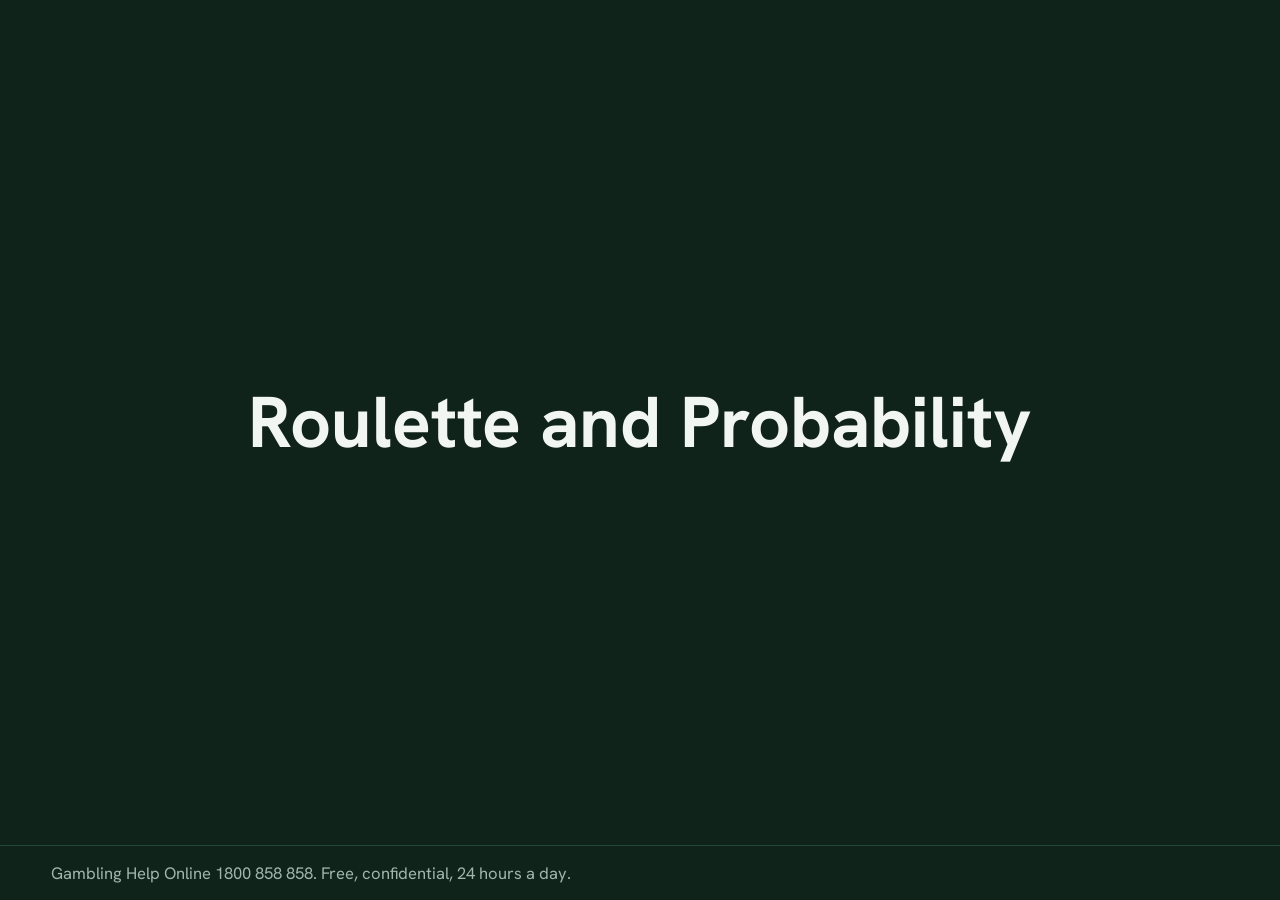
<file: roulette/display.html>
<!DOCTYPE html>
<html lang="en-AU">
<head>
  <meta charset="UTF-8">
  <meta name="viewport" content="width=device-width, initial-scale=1.0">
  <meta name="robots" content="noindex, nofollow">
  <title>Roulette Projector</title>
  <link rel="icon" href="../favicon.svg" type="image/svg+xml">
  <link rel="preconnect" href="https://fonts.googleapis.com">
  <link rel="preconnect" href="https://fonts.gstatic.com" crossorigin>
  <link href="https://fonts.googleapis.com/css2?family=Hanken+Grotesk:wght@400;500;600;700&display=swap" rel="stylesheet">
  <link rel="stylesheet" href="css/display.css">
  <link rel="stylesheet" href="css/wheel.css">
</head>
<body>
  <main id="screen"></main>
  <footer class="support" id="support"></footer>

  <script src="js/channel.js"></script>
  <script src="data/config.js"></script>
  <script src="js/wheel.js"></script>
  <script src="js/bets.js"></script>
  <script src="js/probability.js"></script>
  <script src="js/rng.js"></script>
  <script src="js/stats.js"></script>
  <script src="js/ui.js"></script>
  <script src="js/charts.js"></script>
  <script src="js/modules.js"></script>
  <script src="js/views.js"></script>
  <script src="js/display.js"></script>
</body>
</html>
</file>
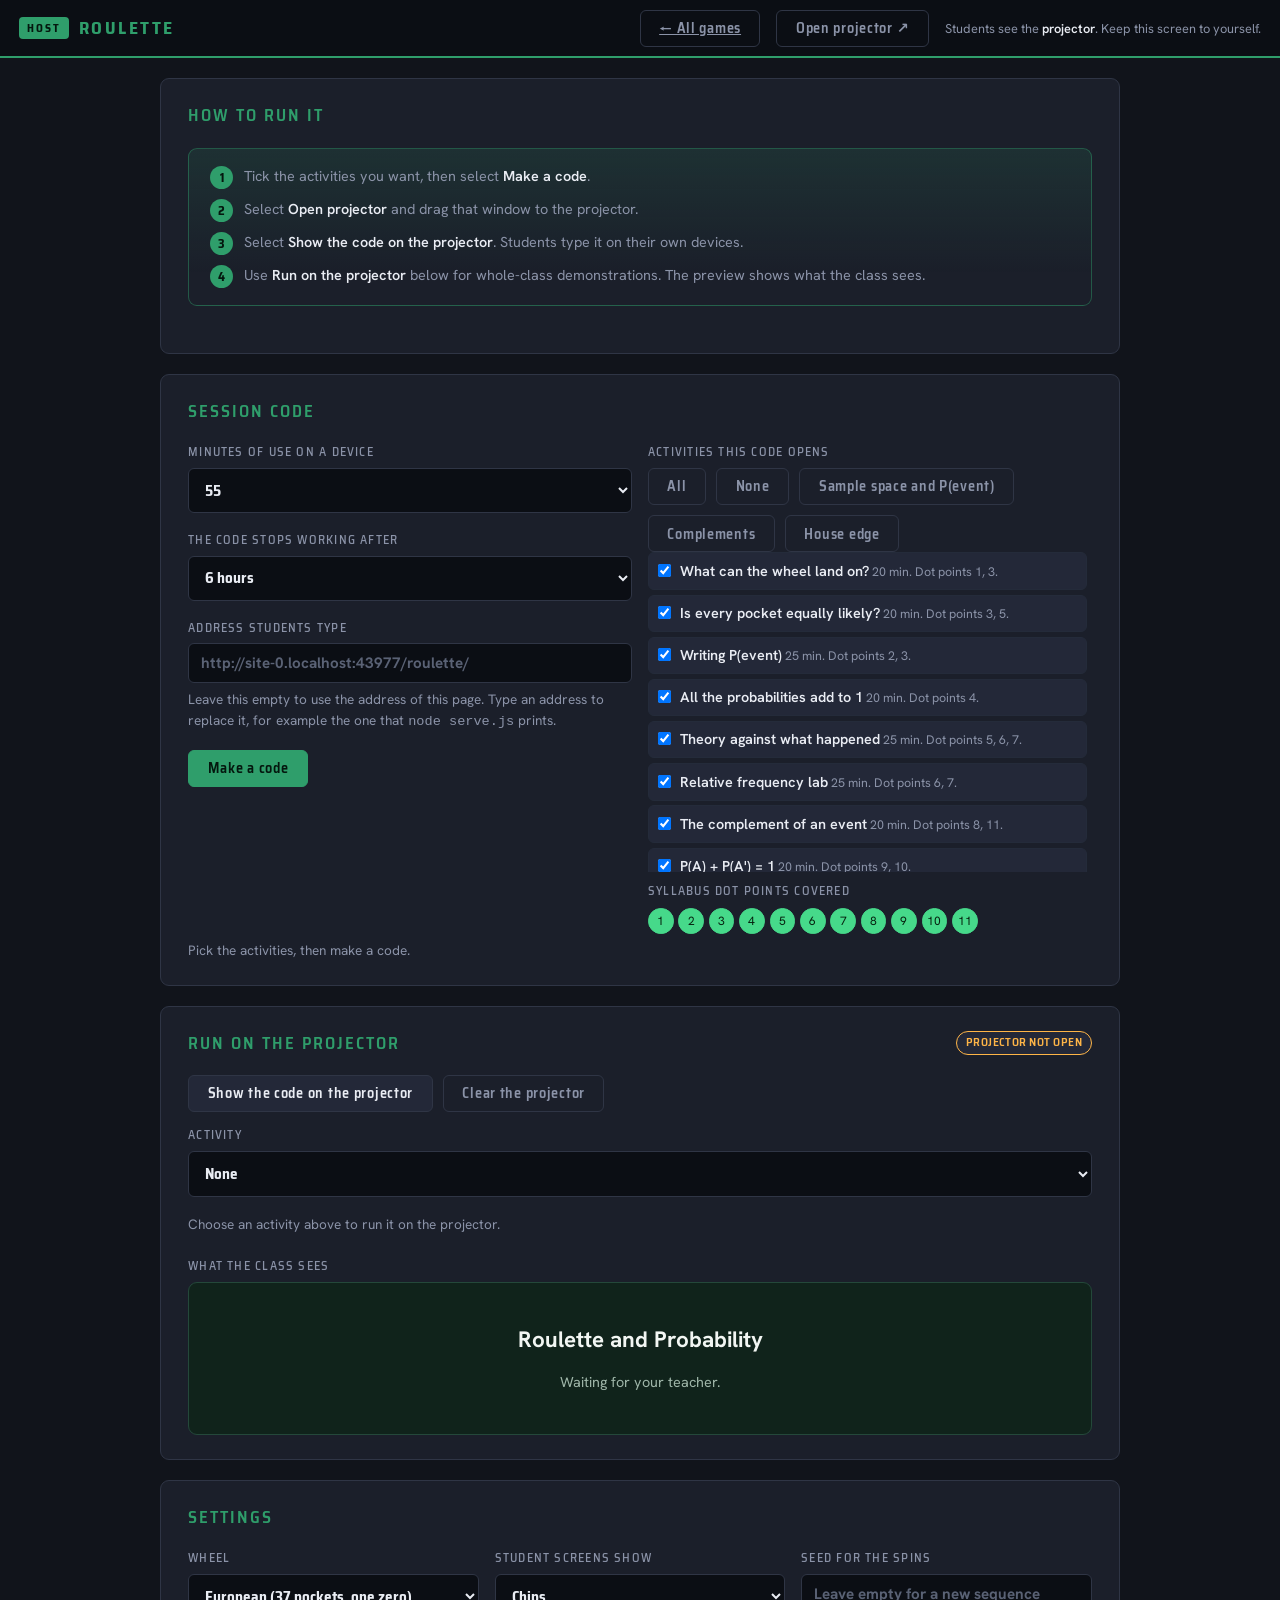
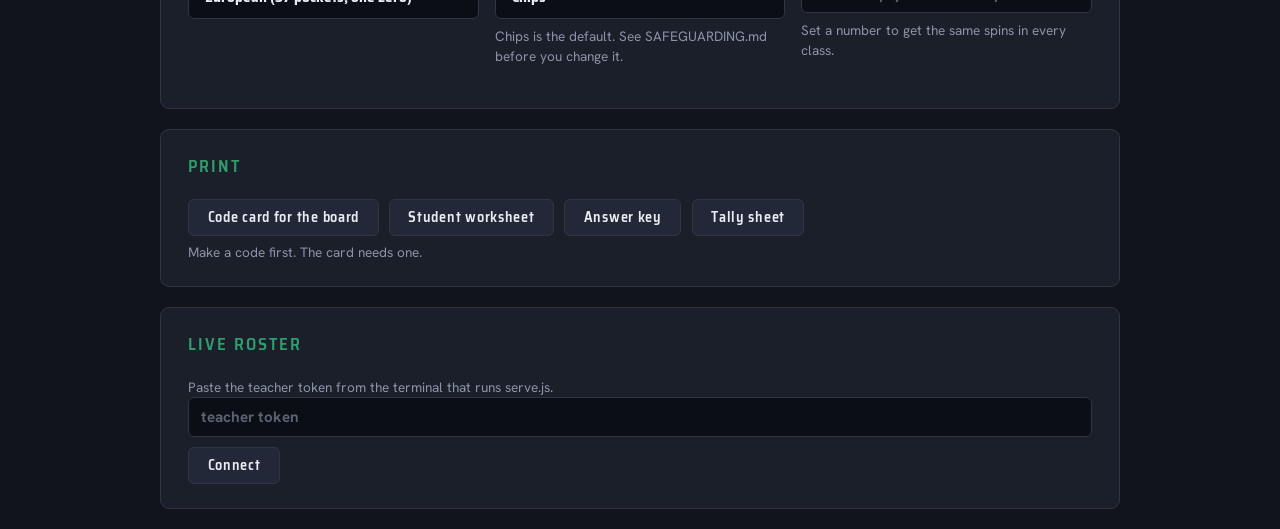
<file: roulette/host.html>
<!DOCTYPE html>
<html lang="en-AU">
<head>
  <meta charset="UTF-8">
  <meta name="viewport" content="width=device-width, initial-scale=1.0">
  <meta name="robots" content="noindex, nofollow">
  <title>Roulette Host</title>
  <link rel="icon" href="../favicon.svg" type="image/svg+xml">
  <link rel="preconnect" href="https://fonts.googleapis.com">
  <link rel="preconnect" href="https://fonts.gstatic.com" crossorigin>
  <link href="https://fonts.googleapis.com/css2?family=Hanken+Grotesk:wght@400;500;600;700&family=Saira+Semi+Condensed:wght@500;600;700&display=swap" rel="stylesheet">
  <link rel="stylesheet" href="../shared/host-kit.css">
  <link rel="stylesheet" href="css/host.css">
  <link rel="stylesheet" href="css/wheel.css">
</head>
<body data-game="roulette">

  <header class="console">
    <span class="console__id">
      <span class="console__badge">Host</span>
      <span class="console__game">Roulette</span>
    </span>
    <span class="console__meta">
      <a class="btn ghost" href="../index.html">&#8592; All games</a>
      <button id="open-display" class="btn ghost" type="button">Open projector &#8599;</button>
      <span class="console__hint">Students see the <strong>projector</strong>. Keep this screen to yourself.</span>
      <span id="projector-warn" class="console__hint warn" hidden></span>
    </span>
  </header>

  <!-- ===== How to run it ===== -->
  <section class="panel">
    <h2 class="panel-title">How to run it</h2>
    <div class="guide">
      <ol class="guide__steps">
        <li><span>1</span> Tick the activities you want, then select <b>Make a code</b>.</li>
        <li><span>2</span> Select <b>Open projector</b> and drag that window to the projector.</li>
        <li><span>3</span> Select <b>Show the code on the projector</b>. Students type it on their own devices.</li>
        <li><span>4</span> Use <b>Run on the projector</b> below for whole-class demonstrations. The preview shows what the class sees.</li>
      </ol>
    </div>
  </section>

  <!-- ===== Session code ===== -->
  <section class="panel">
    <h2 class="panel-title">Session code</h2>
    <div class="cols">
      <div>
        <div class="field">
          <label class="field-label" for="duration">Minutes of use on a device</label>
          <select id="duration" class="num">
            <option value="20">20</option>
            <option value="40">40</option>
            <option value="55" selected>55</option>
            <option value="90">90</option>
            <option value="0">No limit</option>
          </select>
        </div>
        <div class="field">
          <label class="field-label" for="expiry">The code stops working after</label>
          <select id="expiry" class="num">
            <option value="2">2 hours</option>
            <option value="6" selected>6 hours</option>
            <option value="24">1 day</option>
            <option value="168">1 week</option>
          </select>
        </div>
        <div class="field">
          <label class="field-label" for="join-url">Address students type</label>
          <input id="join-url" class="num" type="text">
          <p class="hint-line">Leave this empty to use the address of this page. Type an address to
            replace it, for example the one that <code>node serve.js</code> prints.</p>
        </div>
        <div class="btn-row">
          <button id="generate" class="btn primary" type="button">Make a code</button>
        </div>
      </div>

      <div>
        <p class="field-label">Activities this code opens</p>
        <div class="btn-row">
          <button class="btn ghost preset" data-preset="all" type="button">All</button>
          <button class="btn ghost preset" data-preset="none" type="button">None</button>
          <button class="btn ghost preset" data-preset="basics" type="button">Sample space and P(event)</button>
          <button class="btn ghost preset" data-preset="complement" type="button">Complements</button>
          <button class="btn ghost preset" data-preset="edge" type="button">House edge</button>
        </div>
        <div id="modlist" class="modlist"></div>
        <p class="field-label" style="margin-top:.6rem">Syllabus dot points covered</p>
        <div id="coverage" class="coverage"></div>
      </div>
    </div>

    <div id="keycard-holder"></div>
  </section>

  <!-- ===== Projector ===== -->
  <section class="panel wide">
    <h2 class="panel-title">
      Run on the projector
      <span id="proj-status" class="proj-status is-off">Projector not open</span>
    </h2>

    <div class="btn-row">
      <button id="show-code" class="btn" type="button">Show the code on the projector</button>
      <button id="show-idle" class="btn ghost" type="button">Clear the projector</button>
    </div>

    <div class="field" style="margin-top:.9rem">
      <label class="field-label" for="demo-module">Activity</label>
      <select id="demo-module" class="num"></select>
    </div>

    <div id="demo-controls"></div>

    <h3 class="field-label" style="margin-top:1.4rem">What the class sees</h3>
    <div id="preview" class="preview"></div>
  </section>

  <!-- ===== Settings ===== -->
  <section class="panel">
    <h2 class="panel-title">Settings</h2>
    <div class="cols">
      <div class="field">
        <label class="field-label" for="wheel">Wheel</label>
        <select id="wheel" class="num">
          <option value="european">European (37 pockets, one zero)</option>
          <option value="american">American (38 pockets, two zeros)</option>
        </select>
      </div>
      <div class="field">
        <label class="field-label" for="currency">Student screens show</label>
        <select id="currency" class="num">
          <option value="chips">Chips</option>
          <option value="dollars">Dollars</option>
        </select>
        <p class="hint-line">Chips is the default. See SAFEGUARDING.md before you change it.</p>
      </div>
      <div class="field">
        <label class="field-label" for="seed">Seed for the spins</label>
        <input id="seed" class="num" type="text" placeholder="Leave empty for a new sequence">
        <p class="hint-line">Set a number to get the same spins in every class.</p>
      </div>
    </div>
  </section>

  <!-- ===== Print ===== -->
  <section class="panel">
    <h2 class="panel-title">Print</h2>
    <div class="btn-row">
      <button id="print-card" class="btn" type="button">Code card for the board</button>
      <button id="print-worksheet" class="btn" type="button">Student worksheet</button>
      <button id="print-key" class="btn" type="button">Answer key</button>
      <button id="print-tally" class="btn" type="button">Tally sheet</button>
    </div>
    <p class="hint-line">Make a code first. The card needs one.</p>
  </section>

  <!-- ===== Live roster ===== -->
  <section class="panel" id="live-panel">
    <h2 class="panel-title">Live roster</h2>
    <p id="live-status" class="hint-line">Not connected. Run <code>node serve.js</code> to see students here.</p>
    <div id="live-body"></div>
  </section>

  <script src="js/channel.js"></script>
  <script src="data/config.js"></script>
  <script src="data/questions.js"></script>
  <script src="js/wheel.js"></script>
  <script src="js/bets.js"></script>
  <script src="js/probability.js"></script>
  <script src="js/rng.js"></script>
  <script src="js/stats.js"></script>
  <script src="js/session-key.js"></script>
  <script src="js/store.js"></script>
  <script src="js/answers.js"></script>
  <script src="js/ui.js"></script>
  <script src="js/charts.js"></script>
  <script src="js/modules.js"></script>
  <script src="js/views.js"></script>
  <script src="js/print.js"></script>
  <script src="js/live-host.js"></script>
  <script src="js/host.js"></script>
</body>
</html>
</file>
<file: shared/host-kit.css>
/* ============================================================
   HOST KIT — shared "control room" chrome for every game's
   host screen (Jeopardy · Family Feud · Pointless).

   The teacher's host screen is a calm, dark cockpit so it is
   never confused with the bright board on the projector. Every
   game shares this chrome — top bar, setup card, buttons, fields,
   the onboarding legend — so a teacher learns it once. Each game
   carries ONE signature accent (set via <body data-game="…">) so
   colour tells them which game they're running.

   Game-specific surfaces (Jeopardy board, Feud strikes, Pointless
   answer flow) live in each game's own stylesheet and inherit the
   tokens below.
   ============================================================ */

:root {
  /* ---- structural palette (identical across all games) ---- */
  --bg:          #11141b;   /* page */
  --bg-sunken:   #0b0e14;   /* top bar, wells, board backing */
  --panel:       #1b1f2a;   /* card surface */
  --panel-raised:#232838;   /* raised chips, inputs-on-card */
  --line:        #2f3545;   /* borders */
  --line-soft:   #242b3a;   /* hairlines */
  --ink:         #e9ecf3;   /* primary text */
  --dim:         #8b93a8;   /* secondary text */
  --faint:       #5a6275;   /* tertiary / disabled */

  /* ---- shared semantic colours ---- */
  --good:        #46d98a;   /* correct · award · linked */
  --good-ink:    #06210f;
  --bad:         #ff5d6c;   /* wrong · strike · disconnected */
  --bad-ink:     #2a060a;
  --warn:        #ffb547;

  /* ---- per-game accent (overridden below) ---- */
  --accent:      #f5b83d;
  --accent-soft: rgba(245, 184, 61, 0.14);
  --accent-line: rgba(245, 184, 61, 0.45);
  --accent-ink:  #1c1605;   /* text that sits ON the accent */

  /* ---- type ---- */
  --font-ui:   "Saira Semi Condensed", "Saira", system-ui, sans-serif;
  --font-body: "Hanken Grotesk", system-ui, -apple-system, sans-serif;

  /* ---- shape ---- */
  --radius:    9px;
  --radius-sm: 6px;
  --shadow:    0 10px 30px -12px rgba(0, 0, 0, 0.6);
}

/* ---- signature accents per game ---- */
body[data-game="jeopardy"] {
  --accent: #f5b83d; --accent-ink: #1c1605;
  --accent-soft: rgba(245, 184, 61, 0.14);
  --accent-line: rgba(245, 184, 61, 0.45);
}
body[data-game="feud"] {
  --accent: #ffd23f; --accent-ink: #241a00;
  --accent-soft: rgba(255, 210, 63, 0.14);
  --accent-line: rgba(255, 210, 63, 0.45);
}
body[data-game="pointless"] {
  --accent: #4f8cff; --accent-ink: #06122b;
  --accent-soft: rgba(79, 140, 255, 0.16);
  --accent-line: rgba(79, 140, 255, 0.5);
}
body[data-game="roulette"] {
  --accent: #2f9e6b; --accent-ink: #04170e;
  --accent-soft: rgba(47, 158, 107, 0.14);
  --accent-line: rgba(47, 158, 107, 0.45);
}
body[data-game="makeswap"] {
  --accent: #2bd4c0; --accent-ink: #06211d;
  --accent-soft: rgba(43, 212, 192, 0.14);
  --accent-line: rgba(43, 212, 192, 0.45);
}

*, *::before, *::after { margin: 0; padding: 0; box-sizing: border-box; }

body {
  background: var(--bg);
  color: var(--ink);
  font-family: var(--font-body);
  font-size: 15px;
  line-height: 1.5;
  min-height: 100vh;
  -webkit-font-smoothing: antialiased;
}

/* =====================================================
   TOP BAR — the orientation strip on every host screen
   ===================================================== */

.console {
  display: flex;
  align-items: center;
  justify-content: space-between;
  gap: 1rem;
  flex-wrap: wrap;
  padding: 0.6rem 1.2rem;
  background: var(--bg-sunken);
  border-bottom: 2px solid var(--accent);
}

.console__id {
  display: flex;
  align-items: center;
  gap: 0.6rem;
  font-family: var(--font-ui);
}

.console__badge {
  font-weight: 700;
  font-size: 0.7rem;
  letter-spacing: 0.18em;
  text-transform: uppercase;
  color: var(--accent-ink);
  background: var(--accent);
  padding: 0.18rem 0.5rem;
  border-radius: 4px;
}

.console__game {
  font-weight: 700;
  font-size: 1.1rem;
  letter-spacing: 0.14em;
  text-transform: uppercase;
  color: var(--accent);
}

.console__meta {
  display: flex;
  align-items: center;
  gap: 1rem;
  font-size: 0.8rem;
  color: var(--dim);
}

.console__hint { font-family: var(--font-body); }
.console__hint strong { color: var(--ink); font-weight: 600; }

/* live link / orientation chip (e.g. Pointless board connection) */
.link {
  display: inline-flex;
  align-items: center;
  gap: 0.45rem;
  font-family: var(--font-ui);
  font-size: 0.78rem;
  letter-spacing: 0.04em;
  color: var(--dim);
  white-space: nowrap;
}
.link__dot {
  width: 9px; height: 9px; border-radius: 50%;
  background: var(--faint); flex-shrink: 0;
}
.link__dot.is-on  { background: var(--good); box-shadow: 0 0 8px rgba(70, 217, 138, 0.6); }
.link__dot.is-off { background: var(--bad);  animation: linkblink 2s ease-in-out infinite; }
@keyframes linkblink { 0%, 100% { opacity: 1; } 50% { opacity: 0.35; } }

/* =====================================================
   PANELS / CARDS
   ===================================================== */

.panel {
  background: var(--panel);
  border: 1px solid var(--line);
  border-radius: var(--radius);
  padding: 1.5rem 1.7rem;
}

/* centred setup column shared by Jeopardy & Feud */
.setup-col {
  max-width: 960px;
  margin: 1.6rem auto;
  padding: 0 1rem;
}

.panel-title,
.panel > h2 {
  font-family: var(--font-ui);
  font-weight: 600;
  text-transform: uppercase;
  letter-spacing: 0.12em;
  font-size: 1.05rem;
  color: var(--accent);
  margin-bottom: 1.2rem;
}

/* =====================================================
   ONBOARDING — "how the host works" + colour legend.
   Identical wording on every game so it reads once.
   ===================================================== */

.guide {
  background: linear-gradient(180deg, var(--accent-soft), transparent 80%);
  border: 1px solid var(--accent-line);
  border-radius: var(--radius);
  padding: 1.1rem 1.3rem;
  margin-bottom: 1.4rem;
}

.guide__steps {
  list-style: none;
  display: grid;
  gap: 0.6rem;
}
.guide__steps li {
  position: relative;
  padding-left: 2.1rem;
  min-height: 1.45rem;
  font-size: 0.9rem;
  line-height: 1.45;
  color: var(--dim);
}
.guide__steps li b { color: var(--ink); font-weight: 600; }
.guide__steps li > span:first-child {
  position: absolute;
  left: 0;
  top: 0;
  font-family: var(--font-ui);
  font-weight: 700;
  font-size: 0.78rem;
  text-align: center;
  color: var(--accent-ink);
  background: var(--accent);
  border-radius: 50%;
  width: 1.45rem; height: 1.45rem;
  line-height: 1.45rem;
}

.legend {
  list-style: none;
  display: flex;
  flex-wrap: wrap;
  gap: 0.5rem 1.1rem;
  margin-top: 0.9rem;
  padding-top: 0.85rem;
  border-top: 1px solid var(--line-soft);
  font-family: var(--font-ui);
  font-size: 0.74rem;
  letter-spacing: 0.04em;
  text-transform: uppercase;
}
.legend li { display: inline-flex; align-items: center; gap: 0.45rem; color: var(--dim); }
.legend li::before {
  content: "";
  width: 0.8rem; height: 0.8rem; border-radius: 3px;
  background: var(--swatch, var(--accent));
}
.legend .is-accent { --swatch: var(--accent); }
.legend .is-good   { --swatch: var(--good); }
.legend .is-bad    { --swatch: var(--bad); }

/* =====================================================
   "MAKE YOUR OWN QUIZ" — the headline call-to-action.
   A loud accent panel (collapsible) that hosts the shared
   question loader, so teachers can't miss that they can
   build a quiz on any topic. Inside it, three equal-weight
   tabs (.maketabs) offer the three ways in — write it by
   hand, generate it with AI, or import a file — so no one
   path is buried under another.
   ===================================================== */

.makeown {
  border: 1px solid var(--accent-line);
  border-radius: var(--radius);
  background: linear-gradient(180deg, var(--accent-soft), transparent 75%);
  margin-bottom: 1.3rem;
}

.makeown > summary {
  list-style: none;
  cursor: pointer;
  display: flex;
  align-items: center;
  gap: 0.9rem;
  padding: 1rem 1.15rem;
  border-radius: var(--radius);
}
.makeown > summary::-webkit-details-marker { display: none; }
.makeown > summary:hover { background: var(--accent-soft); }

.makeown__icon {
  flex-shrink: 0;
  width: 2.4rem; height: 2.4rem;
  display: flex;
  align-items: center;
  justify-content: center;
  font-size: 1.3rem;
  background: var(--accent-soft);
  border: 1px solid var(--accent-line);
  border-radius: 50%;
}

.makeown__text { flex: 1; min-width: 0; }

.makeown__title {
  display: block;
  font-family: var(--font-ui);
  font-weight: 700;
  text-transform: uppercase;
  letter-spacing: 0.08em;
  font-size: 0.98rem;
  color: var(--accent);
}

.makeown__sub {
  display: block;
  font-size: 0.84rem;
  color: var(--dim);
  margin-top: 0.15rem;
  line-height: 1.4;
}

.makeown__cue {
  flex-shrink: 0;
  font-family: var(--font-ui);
  font-weight: 600;
  font-size: 0.8rem;
  letter-spacing: 0.04em;
  color: var(--accent-ink);
  background: var(--accent);
  padding: 0.45rem 0.85rem;
  border-radius: var(--radius-sm);
  white-space: nowrap;
}
.makeown[open] > summary .makeown__cue { display: none; }

.makeown__body { padding: 0 1.15rem 1.15rem; }

/* Equal-weight tabs: Write your own · Generate with AI · Import a file.
   A segmented control so every authoring route reads as a peer. */
.maketabs {
  display: flex;
  flex-wrap: wrap;
  gap: 0.35rem;
  padding: 0.3rem;
  margin-bottom: 0.95rem;
  background: var(--bg-sunken);
  border: 1px solid var(--line);
  border-radius: var(--radius);
}
.maketabs__tab {
  flex: 1 1 9rem;
  display: inline-flex;
  align-items: center;
  justify-content: center;
  gap: 0.45rem;
  padding: 0.6rem 0.8rem;
  font-family: var(--font-ui);
  font-weight: 600;
  font-size: 0.92rem;
  letter-spacing: 0.02em;
  color: var(--dim);
  background: transparent;
  border: 1px solid transparent;
  border-radius: var(--radius-sm);
  cursor: pointer;
  white-space: nowrap;
  transition: background 0.12s, color 0.12s, border-color 0.12s;
}
.maketabs__tab:hover { color: var(--ink); background: var(--panel-raised); }
.maketabs__tab.is-active {
  color: var(--accent-ink);
  background: var(--accent);
  border-color: var(--accent-line);
}
.maketabs__tab:focus-visible { outline: 2px solid var(--accent); outline-offset: 2px; }

.maketabs__panel[hidden] { display: none; }
.makeown__note {
  font-size: 0.82rem;
  color: var(--dim);
  margin-bottom: 0.3rem;
}

/* "— or pick a ready-made set —" separator */
.or-divider {
  display: flex;
  align-items: center;
  gap: 0.8rem;
  margin: 0 0 1.2rem;
  font-family: var(--font-ui);
  font-size: 0.73rem;
  text-transform: uppercase;
  letter-spacing: 0.1em;
  color: var(--faint);
}
.or-divider::before,
.or-divider::after {
  content: "";
  flex: 1;
  height: 1px;
  background: var(--line);
}

/* =====================================================
   FORM FIELDS
   ===================================================== */

.field { display: block; margin-bottom: 1.1rem; }

.field > span,
.field > label,
.field-label {
  display: block;
  font-family: var(--font-ui);
  font-weight: 500;
  text-transform: uppercase;
  letter-spacing: 0.1em;
  font-size: 0.76rem;
  color: var(--dim);
  margin-bottom: 0.4rem;
}
.field small { text-transform: none; letter-spacing: 0; opacity: 0.8; font-size: 0.82em; }

/* a <details class="field"> uses its <summary> as the field label */
.field > summary {
  font-family: var(--font-ui);
  font-weight: 500;
  text-transform: uppercase;
  letter-spacing: 0.1em;
  font-size: 0.76rem;
  color: var(--dim);
  cursor: pointer;
  margin-bottom: 0.4rem;
  list-style: none;
}
.field > summary::-webkit-details-marker { display: none; }
.field > summary::before { content: "▸ "; color: var(--accent); }
.field[open] > summary::before { content: "▾ "; }

.field-row { display: grid; grid-template-columns: 1fr 1fr; gap: 0.55rem; }

input[type="text"],
input[type="number"],
input[type="file"],
select,
textarea {
  width: 100%;
  background: var(--bg-sunken);
  border: 1px solid var(--line);
  border-radius: var(--radius-sm);
  color: var(--ink);
  font-family: var(--font-body);
  font-size: 0.95rem;
  padding: 0.55rem 0.75rem;
  transition: border-color 0.15s, box-shadow 0.15s;
}
input:focus, select:focus, textarea:focus {
  outline: none;
  border-color: var(--accent);
  box-shadow: 0 0 0 3px var(--accent-soft);
}
input::placeholder { color: var(--faint); }
select option { background: var(--bg-sunken); color: var(--ink); }

.check {
  display: flex;
  align-items: flex-start;
  gap: 0.6rem;
  margin-bottom: 1.1rem;
  cursor: pointer;
  font-size: 0.92rem;
  color: var(--ink);
}
.check input { width: auto; margin-top: 0.2rem; accent-color: var(--accent); }
.check small { color: var(--dim); }

/* =====================================================
   BUTTON KIT — one system, every game
   ===================================================== */

.btn {
  font-family: var(--font-ui);
  font-weight: 600;
  letter-spacing: 0.05em;
  font-size: 0.9rem;
  line-height: 1.15;
  padding: 0.58rem 1.15rem;
  border-radius: var(--radius-sm);
  border: 1px solid var(--line);
  background: var(--panel-raised);
  color: var(--ink);
  cursor: pointer;
  transition: background 0.15s, border-color 0.15s, transform 0.08s, filter 0.15s;
}
.btn:hover:not(:disabled)  { background: #2c3242; border-color: #434b62; }
.btn:active:not(:disabled) { transform: translateY(1px); }
.btn:disabled { opacity: 0.4; cursor: not-allowed; }

.btn.primary {
  background: var(--accent);
  border-color: var(--accent);
  color: var(--accent-ink);
}
.btn.primary:hover:not(:disabled) { filter: brightness(1.08); }

.btn.good { background: var(--good); border-color: var(--good); color: var(--good-ink); }
.btn.bad  { background: var(--bad);  border-color: var(--bad);  color: #fff; }
.btn.good:hover:not(:disabled),
.btn.bad:hover:not(:disabled) { filter: brightness(1.08); }

.btn.ghost { background: transparent; color: var(--dim); border-color: var(--line); }
.btn.ghost:hover:not(:disabled) { color: var(--ink); background: var(--panel-raised); }

.btn.big   { font-size: 1.05rem; padding: 0.72rem 1.6rem; }
.btn.block { display: block; width: 100%; }

.btn.pulse { animation: btnpulse 1.2s ease-in-out infinite; }
@keyframes btnpulse {
  0%, 100% { box-shadow: 0 0 0 0 var(--accent-line); }
  50%      { box-shadow: 0 0 0 7px transparent; }
}

.btn-row { display: flex; gap: 0.65rem; flex-wrap: wrap; }

/* =====================================================
   IN-GAME STATUS STRIP — round / remaining / scores
   ===================================================== */

.statusbar {
  display: flex;
  align-items: center;
  gap: 0.8rem;
  flex-wrap: wrap;
  margin-bottom: 1rem;
}
.statusbar__title {
  font-family: var(--font-ui);
  font-weight: 700;
  font-size: 1.1rem;
  letter-spacing: 0.1em;
  text-transform: uppercase;
  color: var(--accent);
}
.statusbar__spacer { margin-left: auto; }

.pill {
  font-family: var(--font-ui);
  font-size: 0.82rem;
  letter-spacing: 0.04em;
  color: var(--dim);
  background: var(--bg-sunken);
  border: 1px solid var(--line);
  border-radius: 999px;
  padding: 0.22rem 0.85rem;
}
.pill strong { color: var(--ink); font-variant-numeric: tabular-nums; }

/* numeric helper for any score readout */
.num { font-family: var(--font-ui); font-variant-numeric: tabular-nums; font-weight: 700; }

/* =====================================================
   HELP DISCLOSURE — two-screen setup details
   ===================================================== */

.help {
  margin-top: 1.5rem;
  border-top: 1px solid var(--line);
  padding-top: 1rem;
}
.help > summary {
  cursor: pointer;
  font-family: var(--font-ui);
  letter-spacing: 0.08em;
  text-transform: uppercase;
  font-size: 0.78rem;
  color: var(--dim);
  list-style: none;
}
.help > summary::-webkit-details-marker { display: none; }
.help > summary::before { content: "▸ "; color: var(--accent); }
.help[open] > summary::before { content: "▾ "; }
.help ol { margin: 0.8rem 0 0 1.3rem; font-size: 0.88rem; line-height: 1.7; color: var(--dim); }
.help p  { margin-top: 0.6rem; font-size: 0.85rem; color: var(--dim); line-height: 1.6; }
.help code {
  background: var(--bg-sunken);
  padding: 0.1rem 0.4rem;
  border-radius: 4px;
  color: var(--accent);
  font-size: 0.85em;
}

/* =====================================================
   SCROLLBAR
   ===================================================== */

::-webkit-scrollbar { width: 8px; height: 8px; }
::-webkit-scrollbar-track { background: transparent; }
::-webkit-scrollbar-thumb { background: var(--line); border-radius: 4px; }
::-webkit-scrollbar-thumb:hover { background: var(--faint); }
</file>
<file: roulette/css/display.css>
/* =====================================================
   ROULETTE: PROJECTOR

   The screen that the class sees. Large type, high contrast, and no
   detail that a student at the back cannot read.

   This screen has no casino appearance. There is no animation for a win
   and there is no sound. Refer to SAFEGUARDING.md.
   ===================================================== */

:root {
  --surface: #10231b;
  --surface-2: #163024;
  --ink: #f2f6f3;
  --ink-dim: #9fb6a9;
  --line: #24483a;
  --accent: #4fc48a;

  --series-1: #7ab6f0;
  --series-2: #f08a5a;
  --grid: rgba(255, 255, 255, 0.12);

  --wheel-red: #c0392b;
  --wheel-black: #12161a;
  --wheel-green: #1d8a5c;
  --wheel-line: rgba(255, 255, 255, 0.3);
  --wheel-backing: #6d7671;
  --wheel-ink: #ffffff;
  --wheel-size: min(38vw, 460px);

  --font-ui: "Hanken Grotesk", system-ui, -apple-system, sans-serif;
}

* { margin: 0; padding: 0; box-sizing: border-box; }

body {
  background: var(--surface);
  color: var(--ink);
  font-family: var(--font-ui);
  min-height: 100vh;
  display: flex;
  flex-direction: column;
  overflow-x: hidden;
}

#screen { flex: 1; display: flex; flex-direction: column; justify-content: center;
  padding: 3vh 4vw; gap: 1.5rem; }

h1 { font-size: clamp(1.8rem, 4vw, 3.2rem); line-height: 1.1; }
h2 { font-size: clamp(1.3rem, 2.6vw, 2.1rem); }
p { font-size: clamp(1rem, 1.6vw, 1.4rem); max-width: 44ch; color: var(--ink-dim); }

/* ---------- the session code ---------- */
.codewrap { text-align: center; }
.codewrap__label { font-size: clamp(1rem, 2vw, 1.6rem); color: var(--ink-dim); margin-bottom: 1rem; }
.codewrap__code {
  font-size: clamp(3rem, 11vw, 9rem);
  font-weight: 700;
  letter-spacing: 0.08em;
  line-height: 1.05;
  word-break: break-all;
}
.codewrap__url { font-size: clamp(1.1rem, 3vw, 2.4rem); color: var(--accent); margin-top: 1.5rem; word-break: break-all; }

/* ---------- readouts ---------- */
.big-stats { display: flex; flex-wrap: wrap; gap: clamp(1.5rem, 4vw, 4rem); }
.big-stat__label { font-size: clamp(0.75rem, 1.1vw, 1rem); text-transform: uppercase;
  letter-spacing: 0.08em; color: var(--ink-dim); }
.big-stat__value { font-size: clamp(1.8rem, 5vw, 4rem); font-weight: 700; font-variant-numeric: tabular-nums; }

.row { display: grid; gap: 2rem; grid-template-columns: minmax(0, 1fr); align-items: center; }
@media (min-width: 60rem) { .row.split { grid-template-columns: auto minmax(0, 1fr); } }

.data-table { font-size: clamp(0.85rem, 1.4vw, 1.25rem); }
.data-table th, .data-table td { border-bottom-color: var(--line); }

.support { border-top: 1px solid var(--line); padding: 1rem 4vw; color: var(--ink-dim);
  font-size: clamp(0.85rem, 1.3vw, 1.1rem); }
.support a { color: var(--accent); }

.idle { text-align: center; color: var(--ink-dim); }
.idle__title { font-size: clamp(2rem, 6vw, 4.5rem); color: var(--ink); }
</file>
<file: roulette/css/wheel.css>
/* ============================================================
   ROULETTE: WHEEL AND CHART COMPONENTS

   This file is the one stylesheet that the three screens share. It
   contains only the wheel graphic, the chart marks and the fraction
   elements. Those parts are the largest block of CSS in the project. If
   each screen had its own copy, the copies become different.

   This file does not contain a :root block and it does not contain a
   reset. It reads the custom properties that each screen defines:

     --wheel-red      --wheel-black     --wheel-green
     --wheel-line     --wheel-ink       --wheel-size
     --series-1       --series-2        --grid
     --ink            --ink-dim         --surface

   Each screen sets its own values for the light theme and for the dark
   theme.
   ============================================================ */

/* ---------- the wheel ---------- */
.wheel {
  width: var(--wheel-size, 320px);
  max-width: 100%;
  height: auto;
  display: block;
}

.wheel__pocket {
  stroke: var(--wheel-line, rgba(0, 0, 0, 0.35));
  stroke-width: 0.5;
  transition: opacity 0.15s ease, filter 0.15s ease;
}
.wheel__pocket--red { fill: var(--wheel-red, #c62828); }
.wheel__pocket--black { fill: var(--wheel-black, #212121); }
.wheel__pocket--green { fill: var(--wheel-green, #1b7a3e); }

/* A pocket that wins the current bet. The ring does the work, so the
   pocket keeps its own colour. */
.wheel__pocket.is-highlight {
  stroke: var(--wheel-ink, #fff);
  stroke-width: 2.6;
  paint-order: stroke;
}
/* A pocket that is not part of the current event. */
/* A muted pocket must stay legible. It fades toward the backing disc, so
   it keeps its own colour instead of taking the colour of the page. */
.wheel__pocket.is-muted, .wheel__pocket.is-dim { opacity: 0.34; }
.wheel__backing { fill: var(--wheel-backing, #8a8f8c); }
/* A pocket that the student selected. */
.wheel__pocket.is-selected { stroke: var(--accent, #f5b83d); stroke-width: 2.4; }

.wheel--pickable .wheel__pocket { cursor: pointer; }
.wheel--pickable .wheel__pocket:hover { filter: brightness(1.35); }
.wheel--pickable .wheel__pocket:focus-visible {
  outline: none;
  stroke: var(--accent, #f5b83d);
  stroke-width: 3;
}

.wheel__label {
  font: 600 9px/1 var(--font-ui, system-ui, sans-serif);
  fill: #fff;
  pointer-events: none;
  user-select: none;
}
.wheel__hub { fill: var(--surface, #f7f7f5); stroke: var(--wheel-line, rgba(0, 0, 0, 0.25)); }
.wheel__ball {
  fill: #fff;
  stroke: #1a1a1a;
  stroke-width: 1.2;
  filter: drop-shadow(0 1px 2px rgba(0, 0, 0, 0.45));
}

/* ---------- the betting board ----------
   This is the felt layout of a roulette table. The zero pockets sit at
   the left and cover the three number rows. The column bets sit at the
   right end of each row. The dozens and the even money bets sit below.
   ---------------------------------------- */
.board {
  display: grid;
  grid-template-columns: 2.1rem repeat(12, minmax(0, 1fr)) 3rem;
  grid-template-rows: repeat(3, minmax(1.5rem, auto)) auto auto;
  gap: 2px;
  margin: 0.75rem 0;
  min-width: 26rem;
}
.board__zeros { grid-column: 1; grid-row: 1 / 4; display: grid; gap: 2px; }
.board__grid {
  grid-column: 2 / 14; grid-row: 1 / 4;
  display: grid; gap: 2px;
  grid-template-columns: repeat(12, minmax(0, 1fr));
  grid-template-rows: repeat(3, minmax(0, 1fr));
}
.board__cols { grid-column: 14; grid-row: 1 / 4; display: grid; gap: 2px; }
.board__dozens {
  grid-column: 2 / 14; grid-row: 4;
  display: grid; gap: 2px; grid-template-columns: repeat(3, minmax(0, 1fr));
}
.board__outside-row {
  grid-column: 2 / 14; grid-row: 5;
  display: grid; gap: 2px; grid-template-columns: repeat(6, minmax(0, 1fr));
}

.board__cell {
  display: grid;
  place-items: center;
  min-height: 1.7rem;
  padding: 0.15rem;
  font: 600 0.74rem/1 var(--font-ui, system-ui, sans-serif);
  color: #fff;
  border: 1px solid transparent;
  border-radius: 3px;
  background: var(--wheel-black, #212121);
  text-align: center;
}
.board__num.is-red { background: var(--wheel-red, #c62828); }
.board__num.is-black { background: var(--wheel-black, #212121); }
.board__num.is-green { background: var(--wheel-green, #1b7a3e); }
.board__outside {
  background: var(--surface-3, rgba(255, 255, 255, 0.08));
  color: var(--ink, #111);
  font-size: 0.7rem;
}
.board__outside.is-red { background: var(--wheel-red, #c62828); color: #fff; }
.board__outside.is-black { background: var(--wheel-black, #212121); color: #fff; }

/* A cell whose pockets are all in the current event. */
.board__cell.is-lit { outline: 2px solid var(--accent, #f5b83d); outline-offset: -2px; }
.board__cell.is-selected { border-color: var(--accent, #f5b83d); border-width: 2px; }
/* The pocket the ball landed in. */
.board__cell.is-ball { box-shadow: 0 0 0 3px var(--ink, #111), 0 0 0 5px var(--surface, #fff); }

.board--pickable .board__cell { cursor: pointer; font-family: inherit; }
.board--pickable .board__cell:hover { filter: brightness(1.25); }
.board--pickable .board__cell:focus-visible { outline: 2px solid var(--accent, #f5b83d); outline-offset: 1px; }

/* The board is wide. It scrolls inside its own container. */
.board-scroll { overflow-x: auto; padding-bottom: 0.25rem; }

/* ---------- fractions ---------- */
.frac {
  display: inline-grid;
  grid-template-rows: auto auto auto;
  justify-items: center;
  vertical-align: middle;
  line-height: 1.1;
  margin: 0 0.15em;
}
.frac__n, .frac__d { padding: 0 0.2em; }
.frac__bar {
  width: 100%;
  min-width: 2.2em;
  height: 2px;
  background: currentColor;
  margin: 0.12em 0;
}
.frac--big { font-size: 1.5rem; font-weight: 600; }
.frac--input .frac__in {
  width: 3.6em;
  padding: 0.3rem;
  text-align: center;
  font: inherit;
  font-size: 1rem;
  border: 1px solid var(--line, #ccc);
  border-radius: 4px;
  background: var(--surface, #fff);
  color: var(--ink, #111);
}
.frac--input .frac__in.is-fixed { background: transparent; border-style: dashed; }
.frac--input .frac__in:focus-visible { outline: 2px solid var(--accent, #f5b83d); outline-offset: 1px; }

/* ---------- charts ---------- */
.chart { margin: 0; position: relative; }
.chart__svg { width: 100%; height: auto; display: block; overflow: visible; }
.chart--empty { color: var(--ink-dim, #777); font-style: normal; padding: 1rem 0; }

.chart__grid { stroke: var(--grid, rgba(0, 0, 0, 0.09)); stroke-width: 1; }
.chart__tick { font: 400 10px/1 var(--font-ui, system-ui, sans-serif); fill: var(--ink-dim, #6b6b6b); }
.chart__axis-label { font: 500 11px/1 var(--font-ui, system-ui, sans-serif); fill: var(--ink-dim, #6b6b6b); }

.chart__line { stroke-width: 2; stroke-linejoin: round; stroke-linecap: round; }
.chart__line.is-observed { stroke: var(--series-1, #2a78d6); }
.chart__line.is-theory { stroke: var(--series-2, #eb6834); stroke-dasharray: 5 4; }

.chart__reference { stroke: var(--series-2, #eb6834); stroke-width: 2; stroke-dasharray: 5 4; }
.chart__series-label { font: 600 11px/1 var(--font-ui, system-ui, sans-serif); }
.chart__series-label.is-observed { fill: var(--series-1, #2a78d6); }
.chart__series-label.is-theory { fill: var(--series-2, #eb6834); }

.chart__bar { fill: var(--series-1, #2a78d6); }
.chart__bar.is-red { fill: var(--wheel-red, #c62828); }
.chart__bar.is-black { fill: var(--wheel-black, #212121); }
.chart__bar.is-green { fill: var(--wheel-green, #1b7a3e); }

.chart__crosshair { stroke: var(--ink-dim, #6b6b6b); stroke-width: 1; stroke-dasharray: 3 3; }
.chart__dot { fill: var(--series-1, #2a78d6); stroke: var(--surface, #fff); stroke-width: 2; }
.chart__tip {
  position: absolute;
  top: 0;
  transform: translateX(-50%);
  background: var(--ink, #111);
  color: var(--surface, #fff);
  font-size: 0.78rem;
  padding: 0.25rem 0.5rem;
  border-radius: 4px;
  pointer-events: none;
  white-space: nowrap;
}
.chart__caption { font-size: 0.82rem; color: var(--ink-dim, #6b6b6b); margin-top: 0.35rem; }

.legend { list-style: none; display: flex; flex-wrap: wrap; gap: 0.9rem; padding: 0; margin: 0.5rem 0 0; }
.legend__item { display: flex; align-items: center; gap: 0.35rem; font-size: 0.82rem; color: var(--ink-dim, #6b6b6b); }
.legend__swatch { width: 14px; height: 3px; border-radius: 2px; background: var(--series-1, #2a78d6); }
.legend__swatch.is-theory { background: var(--series-2, #eb6834); }

/* ---------- the divided bar for the sum-to-one module ---------- */
.stack-wrap { margin: 0.75rem 0; }
.stack {
  display: flex;
  gap: 2px;
  height: 44px;
  border-radius: 6px;
  overflow: hidden;
  background: var(--grid, rgba(0, 0, 0, 0.06));
}
.stack__part {
  display: grid;
  place-items: center;
  min-width: 0;
  background: var(--series-1, #2a78d6);
  color: #fff;
  font-size: 0.72rem;
}
.stack__part.is-red { background: var(--wheel-red, #c62828); }
.stack__part.is-black { background: var(--wheel-black, #212121); }
.stack__part.is-green { background: var(--wheel-green, #1b7a3e); }
.stack__part.is-gap { background: repeating-linear-gradient(45deg, var(--grid) 0 6px, transparent 6px 12px); color: var(--ink-dim, #6b6b6b); }
.stack__label { padding: 0 0.3rem; overflow: hidden; text-overflow: ellipsis; white-space: nowrap; }
.stack.is-over { outline: 2px solid var(--series-2, #eb6834); outline-offset: 2px; }
.stack__caption { font-size: 0.82rem; color: var(--ink-dim, #6b6b6b); margin-top: 0.35rem; }

/* ---------- tables ---------- */
.table-scroll { overflow-x: auto; margin: 0.75rem 0; }
.data-table { border-collapse: collapse; width: 100%; font-size: 0.88rem; }
.data-table th, .data-table td {
  text-align: left;
  padding: 0.35rem 0.6rem;
  border-bottom: 1px solid var(--line, #e3e3e0);
  white-space: nowrap;
}
.data-table th {
  font-size: 0.72rem;
  text-transform: uppercase;
  letter-spacing: 0.04em;
  color: var(--ink-dim, #6b6b6b);
  font-weight: 600;
}

@media (prefers-reduced-motion: reduce) {
  .wheel__pocket { transition: none; }
}
</file>
<file: roulette/css/host.css>
/* =====================================================
   ROULETTE: TEACHER CONSOLE

   The top bar, the cards, the buttons and the fields come from
   ../shared/host-kit.css. This file styles only the surfaces that belong
   to Roulette: the session code card, the module picker and the live
   roster.
   ===================================================== */

:root {
  --surface: var(--panel);
  --ink-dim: var(--dim);
  --series-1: #3987e5;
  --series-2: #d95926;
  --grid: rgba(255, 255, 255, 0.10);
  --wheel-red: #b3261e;
  --wheel-black: #16181c;
  --wheel-green: #16704a;
  --wheel-line: rgba(255, 255, 255, 0.22);
  --wheel-backing: #6d7671;
  --wheel-ink: #ffffff;
  --wheel-size: 240px;
}

.panel { max-width: 960px; margin: 1.25rem auto; }
.cols { display: grid; gap: 1rem; grid-template-columns: repeat(auto-fit, minmax(17rem, 1fr)); }

/* ---------- the session code ---------- */
.keycard {
  border: 1px solid var(--accent-line);
  background: var(--accent-soft);
  border-radius: var(--radius);
  padding: 1rem;
  text-align: center;
}
.keycard__code {
  font-size: clamp(1.6rem, 5vw, 2.6rem);
  font-weight: 700;
  letter-spacing: 0.12em;
  font-variant-numeric: tabular-nums;
  word-break: break-all;
}
.keycard__meta { color: var(--dim); font-size: 0.85rem; margin-top: 0.35rem; }
.keycard__stop { font-size: 1.1rem; font-weight: 600; letter-spacing: 0.06em; }
.keycard__countdown { font-variant-numeric: tabular-nums; font-weight: 600; }

/* ---------- module checkboxes ---------- */
.modlist { display: grid; gap: 0.3rem; max-height: 20rem; overflow-y: auto; padding-right: 0.3rem; }
.modrow {
  display: flex;
  gap: 0.55rem;
  align-items: flex-start;
  padding: 0.4rem 0.55rem;
  border: 1px solid var(--line-soft);
  border-radius: var(--radius-sm);
  background: var(--panel-raised);
  cursor: pointer;
}
.modrow:hover { border-color: var(--accent-line); }
.modrow input { margin-top: 0.25rem; flex: none; }
.modrow__title { font-weight: 600; font-size: 0.9rem; }
.modrow__meta { color: var(--dim); font-size: 0.78rem; }
.modrow.is-projector .modrow__title::after {
  content: " (projector only)";
  color: var(--dim);
  font-weight: 400;
}

.coverage { display: flex; flex-wrap: wrap; gap: 0.3rem; margin-top: 0.5rem; }
.dot {
  width: 1.6rem; height: 1.6rem;
  display: grid; place-items: center;
  border-radius: 50%;
  font-size: 0.75rem;
  background: var(--panel-raised);
  color: var(--faint);
  border: 1px solid var(--line-soft);
}
.dot.is-on { background: var(--good); color: var(--good-ink); border-color: var(--good); }

/* ---------- the live roster ---------- */
.roster { width: 100%; border-collapse: collapse; font-size: 0.88rem; }
.roster th, .roster td { text-align: left; padding: 0.35rem 0.5rem; border-bottom: 1px solid var(--line-soft); }
.roster th { font-size: 0.7rem; text-transform: uppercase; color: var(--dim); }
.roster td.is-down { color: var(--bad); }
.roster tr.is-gone { opacity: 0.45; }
.live-dot { display: inline-block; width: 8px; height: 8px; border-radius: 50%; background: var(--good); margin-right: 0.4rem; }
.live-dot.is-off { background: var(--faint); }

.hint-line { color: var(--dim); font-size: 0.85rem; margin-top: 0.4rem; }
.warn { color: var(--warn); }

/* ---------- is the projector open? ---------- */
.proj-status {
  float: right;
  font-size: 0.72rem;
  font-weight: 600;
  letter-spacing: 0.04em;
  padding: 0.15rem 0.55rem;
  border-radius: 999px;
  background: var(--good);
  color: var(--good-ink);
}
.proj-status.is-off { background: var(--panel-raised); color: var(--warn); border: 1px solid var(--warn); }

/* ---------- the copy of the projector ----------
   The class sees this at full size. Here it is reduced, so the teacher
   can check it without looking up at the wall. */
.preview {
  background: #10231b;
  color: #f2f6f3;
  border: 1px solid var(--line);
  border-radius: var(--radius);
  padding: 1rem 1.1rem;
  overflow-x: auto;
  --surface: #10231b;
  --ink: #f2f6f3;
  --ink-dim: #9fb6a9;
  --line: #24483a;
  --accent: #4fc48a;
  --series-1: #7ab6f0;
  --series-2: #f08a5a;
  --grid: rgba(255, 255, 255, 0.12);
  --wheel-red: #c0392b;
  --wheel-black: #12161a;
  --wheel-green: #1d8a5c;
  --wheel-backing: #6d7671;
  --surface-3: rgba(255, 255, 255, 0.08);
}
.preview h1 { font-size: 1.25rem; margin-bottom: 0.6rem; }
.preview p { font-size: 0.9rem; color: #9fb6a9; margin-bottom: 0.5rem; max-width: 52ch; }
.preview .big-stat__label { font-size: 0.62rem; text-transform: uppercase; letter-spacing: 0.07em; color: #9fb6a9; }
.preview .big-stat__value { font-size: 1.45rem; font-weight: 700; font-variant-numeric: tabular-nums; }
.preview .big-stats { display: flex; flex-wrap: wrap; gap: 1.25rem; margin: 0.5rem 0 0.9rem; }
.preview .row { display: grid; gap: 1rem; grid-template-columns: minmax(0, 1fr); align-items: center; }
@media (min-width: 62rem) { .preview .row.split { grid-template-columns: auto minmax(0, 1fr); } }
.preview .idle { text-align: center; padding: 1.5rem 0; }
.preview .idle__title { font-size: 1.4rem; }
.preview .codewrap { text-align: center; padding: 1rem 0; }
.preview .codewrap__code { font-size: clamp(1.5rem, 5vw, 2.6rem); font-weight: 700; letter-spacing: 0.08em; word-break: break-all; }
.preview .codewrap__label, .preview .codewrap__url { font-size: 0.9rem; color: #9fb6a9; }
.preview .data-table { font-size: 0.8rem; }
.preview .lead { font-size: 0.95rem; color: #f2f6f3; }

/* ---------- the demo controls ---------- */
.demo-bet { display: grid; gap: 0.6rem; margin: 0.9rem 0; }
.demo-bet__hint { color: var(--dim); font-size: 0.82rem; }
</file>
